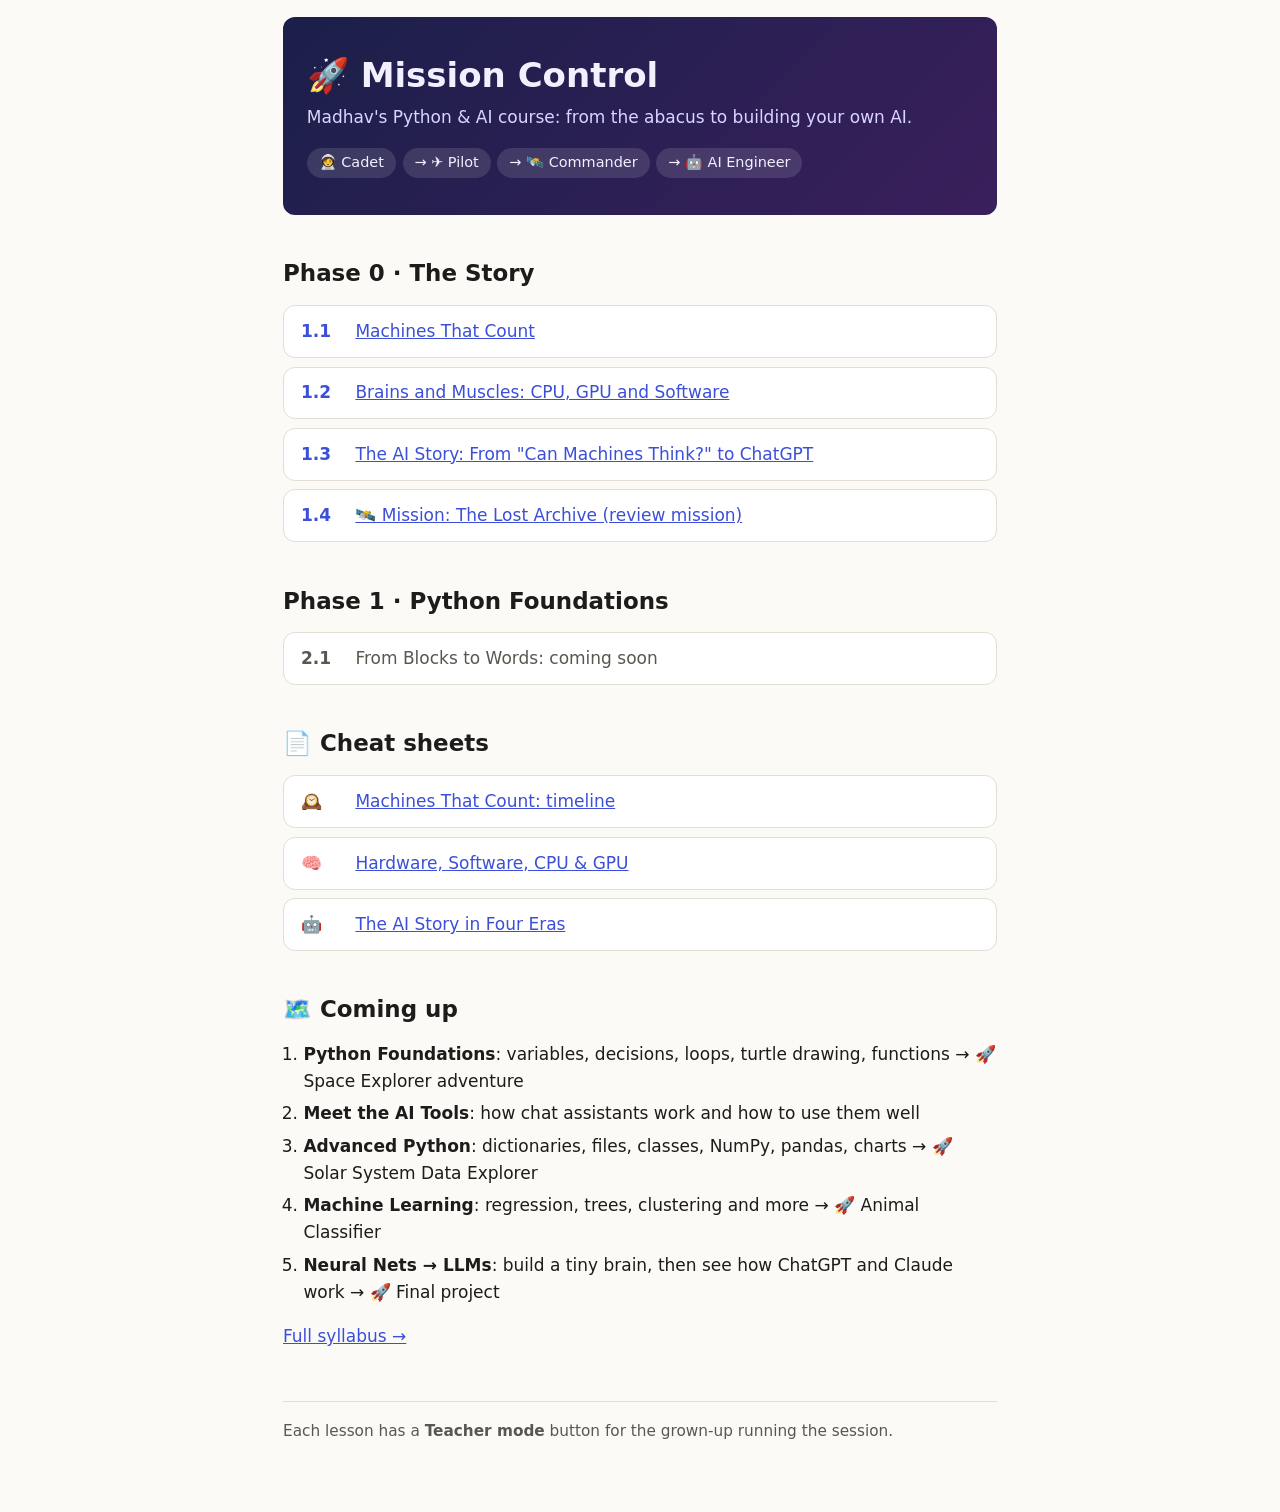
<file: index.html>
<!doctype html>
<html lang="en">
<head>
<meta charset="utf-8">
<meta name="viewport" content="width=device-width, initial-scale=1, viewport-fit=cover">
<title>Mission Control — Python &amp; AI</title>
<link rel="stylesheet" href="assets/course.css">
<style>
  .hero { padding: 2.2rem 1.4rem; border-radius: var(--radius); margin: 1rem 0 2rem;
    background: linear-gradient(135deg, #1b1f4a, #3a1f5c); color: #f2f0ff; }
  .hero h1 { margin: 0 0 .4rem; }
  .hero p { margin: 0; color: #d9d5ff; }
  .ranks { display: flex; flex-wrap: wrap; gap: .4rem; margin-top: 1rem; }
  .ranks span { background: rgba(255,255,255,.12); border-radius: 999px; padding: .2rem .7rem; font-size: .85rem; }
  .lessons { list-style: none; padding: 0; display: grid; gap: .5rem; }
  .lessons li { background: var(--surface); border: 1px solid var(--line); border-radius: var(--radius);
    padding: .7rem 1rem; display: flex; gap: .8rem; align-items: baseline; }
  .lessons .id { font-weight: 700; color: var(--accent); min-width: 2.4rem; }
  .lessons .soon { color: var(--ink-soft); }
  .lessons .soon .id { color: var(--ink-soft); }
  .phase-list { padding-left: 1.2rem; }
  .phase-list li { margin: .3rem 0; }
</style>
</head>
<body>
<main>
  <div class="hero">
    <h1>🚀 Mission Control</h1>
    <p>Madhav's Python &amp; AI course: from the abacus to building your own AI.</p>
    <div class="ranks"><span>🧑‍🚀 Cadet</span><span>→ ✈️ Pilot</span><span>→ 🛰️ Commander</span><span>→ 🤖 AI Engineer</span></div>
  </div>

  <h2>Phase 0 · The Story</h2>
  <ul class="lessons">
    <li><span class="id">1.1</span><a href="lessons/0001-machines-that-count.html">Machines That Count</a></li>
    <li><span class="id">1.2</span><a href="lessons/0002-cpu-gpu-and-software.html">Brains and Muscles: CPU, GPU and Software</a></li>
    <li><span class="id">1.3</span><a href="lessons/0003-the-ai-story.html">The AI Story: From "Can Machines Think?" to ChatGPT</a></li>
    <li><span class="id">1.4</span><a href="lessons/0004-the-lost-archive.html">🛰️ Mission: The Lost Archive (review mission)</a></li>
  </ul>

  <h2>Phase 1 · Python Foundations</h2>
  <ul class="lessons">
    <li class="soon"><span class="id">2.1</span>From Blocks to Words: coming soon</li>
  </ul>

  <h2>📄 Cheat sheets</h2>
  <ul class="lessons">
    <li><span class="id">🕰️</span><a href="reference/computer-timeline.html">Machines That Count: timeline</a></li>
    <li><span class="id">🧠</span><a href="reference/hardware-and-software.html">Hardware, Software, CPU &amp; GPU</a></li>
    <li><span class="id">🤖</span><a href="reference/ai-timeline.html">The AI Story in Four Eras</a></li>
  </ul>

  <h2>🗺️ Coming up</h2>
  <ol class="phase-list" start="1">
    <li><strong>Python Foundations</strong>: variables, decisions, loops, turtle drawing, functions → 🚀 Space Explorer adventure</li>
    <li><strong>Meet the AI Tools</strong>: how chat assistants work and how to use them well</li>
    <li><strong>Advanced Python</strong>: dictionaries, files, classes, NumPy, pandas, charts → 🚀 Solar System Data Explorer</li>
    <li><strong>Machine Learning</strong>: regression, trees, clustering and more → 🚀 Animal Classifier</li>
    <li><strong>Neural Nets → LLMs</strong>: build a tiny brain, then see how ChatGPT and Claude work → 🚀 Final project</li>
  </ol>
  <p><a href="https://github.com/Rajesh-Nair/MADHAVAICODING/blob/main/SYLLABUS.md">Full syllabus →</a></p>

  <div class="lesson-footer">Each lesson has a <strong>Teacher mode</strong> button for the grown-up running the session.</div>
</main>
</body>
</html>
</file>
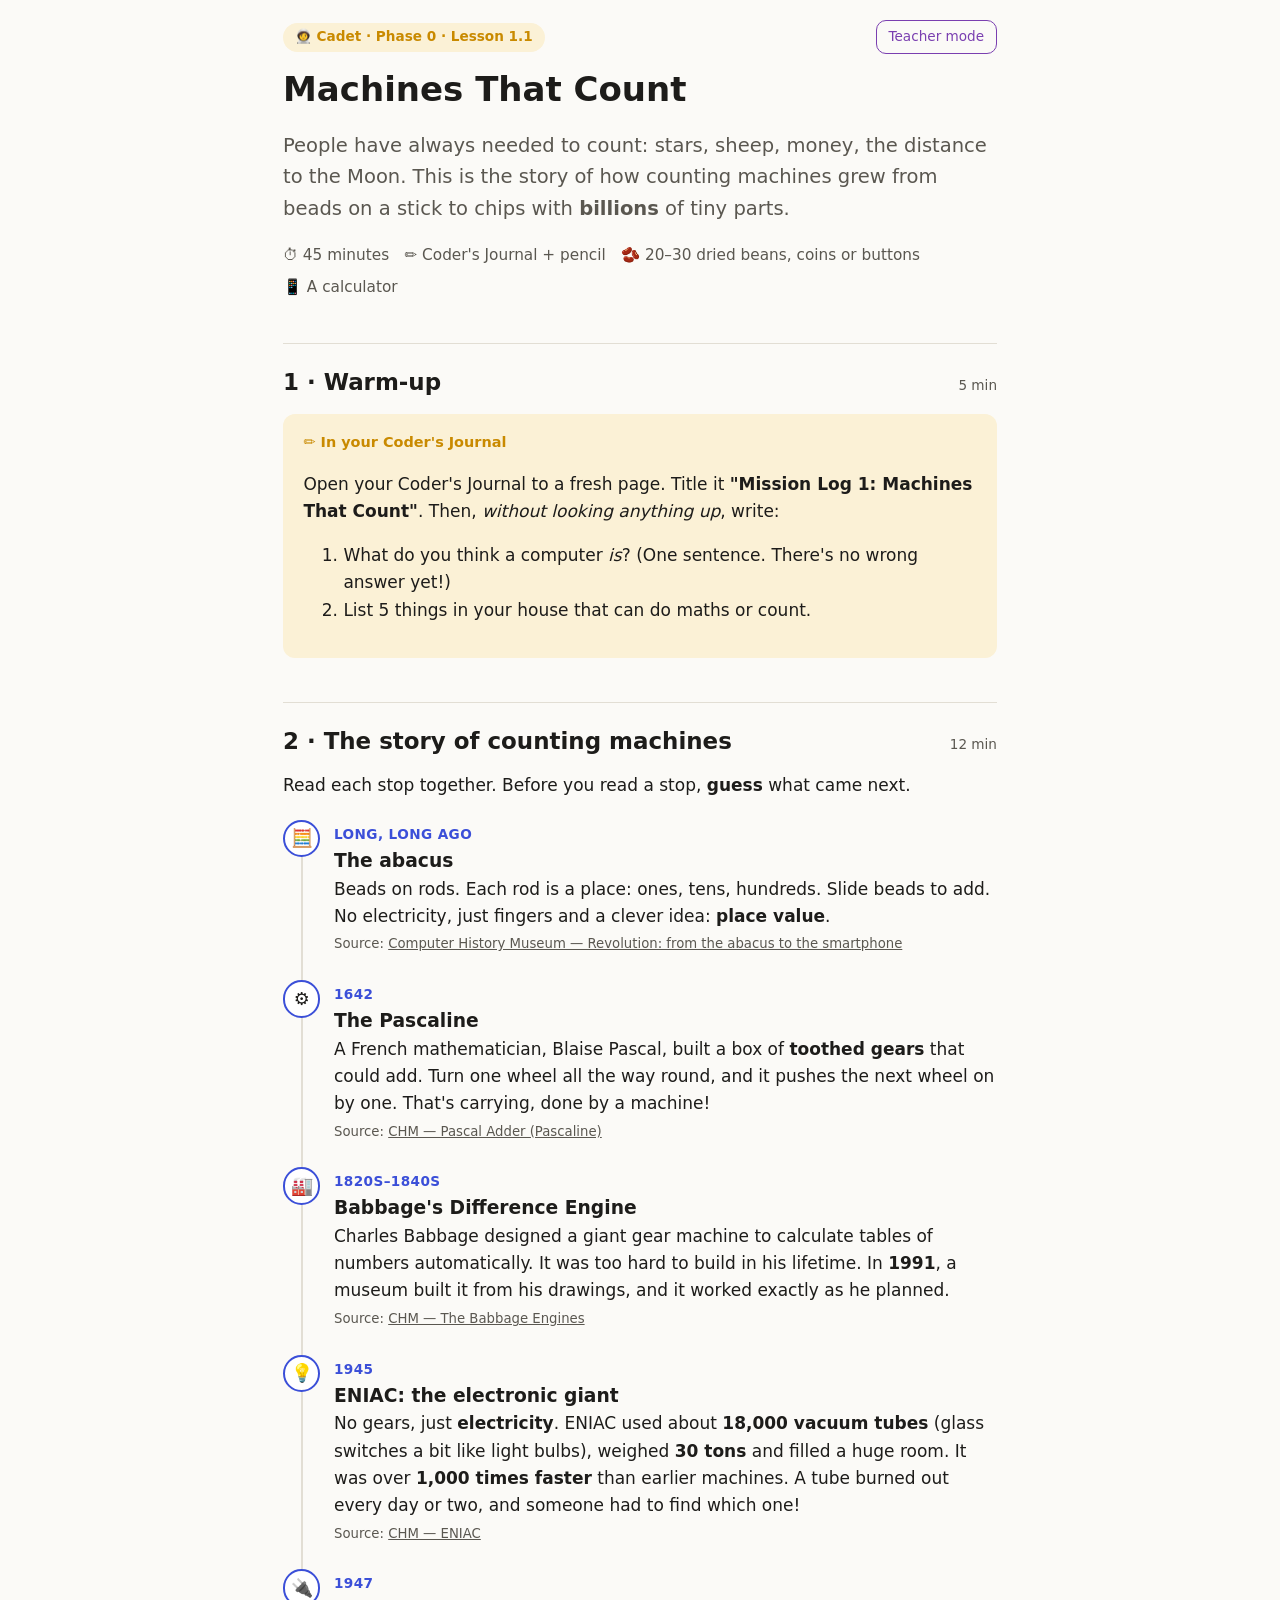
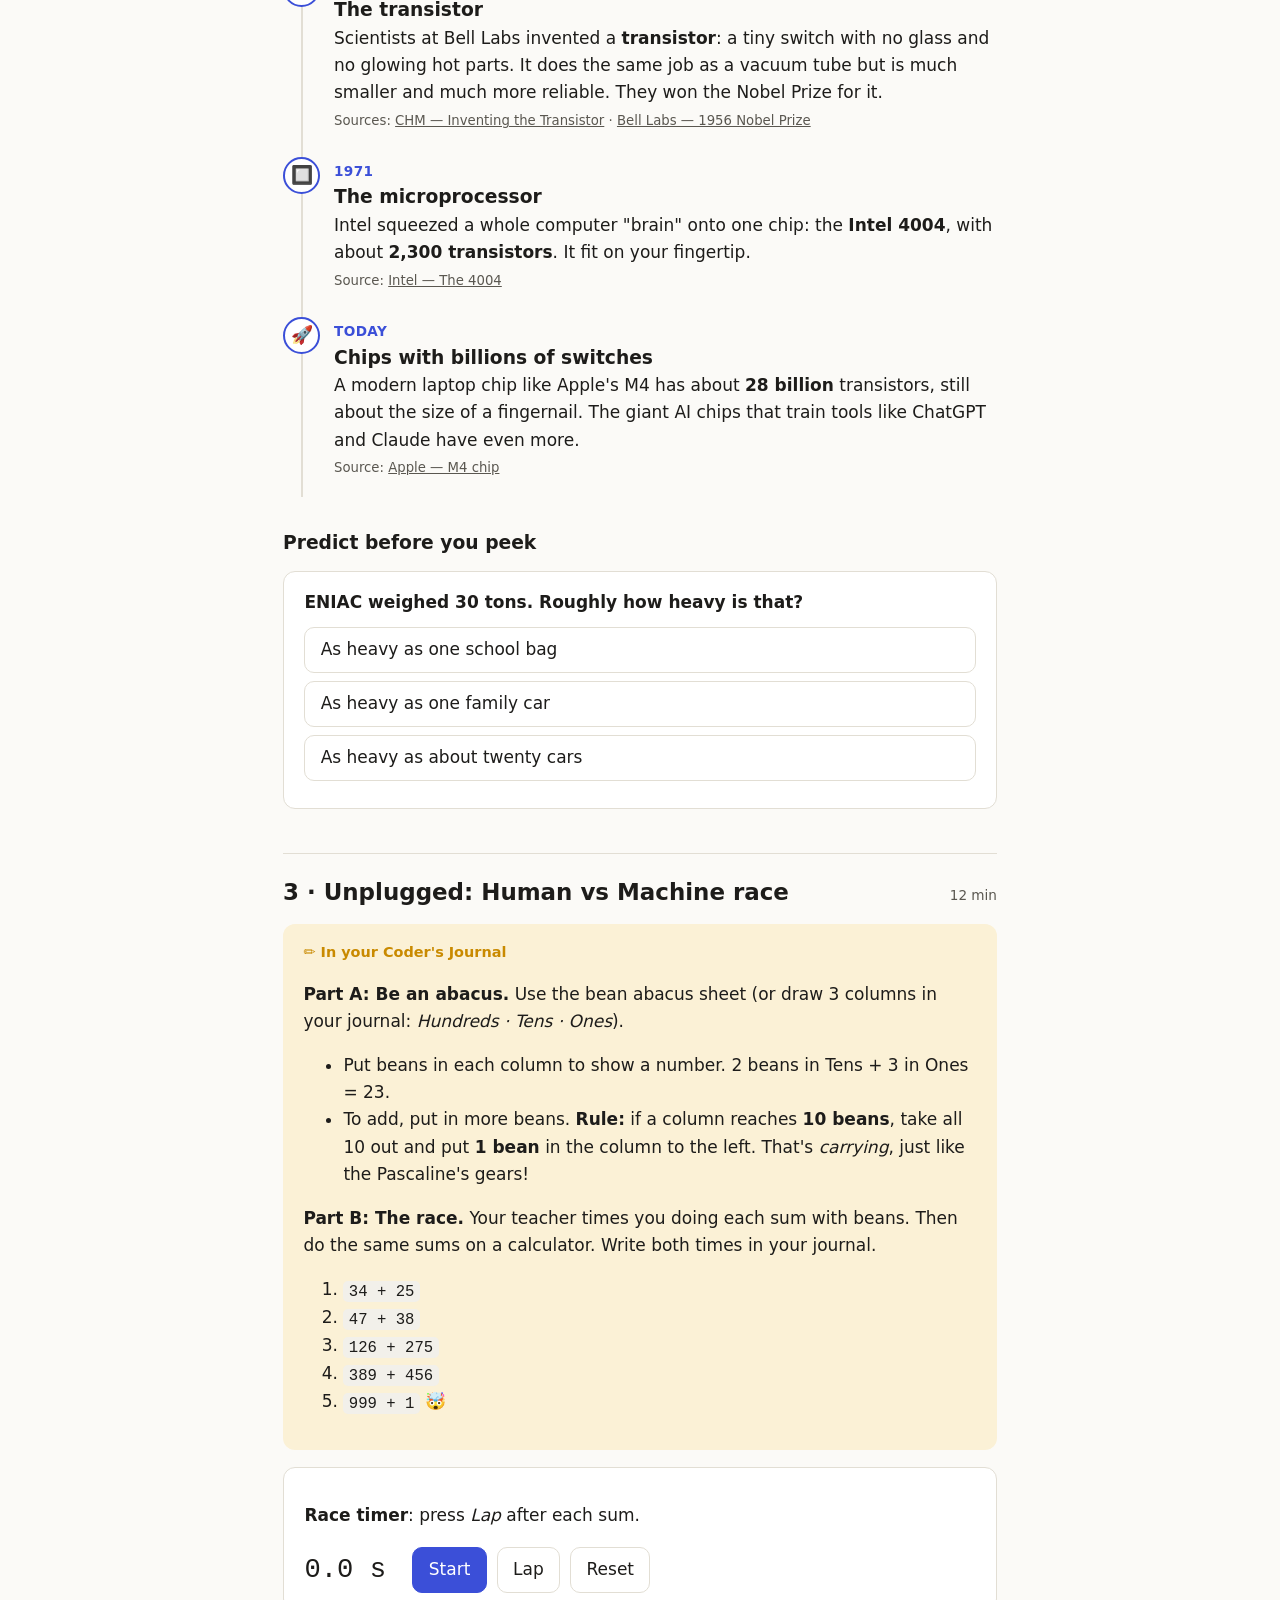
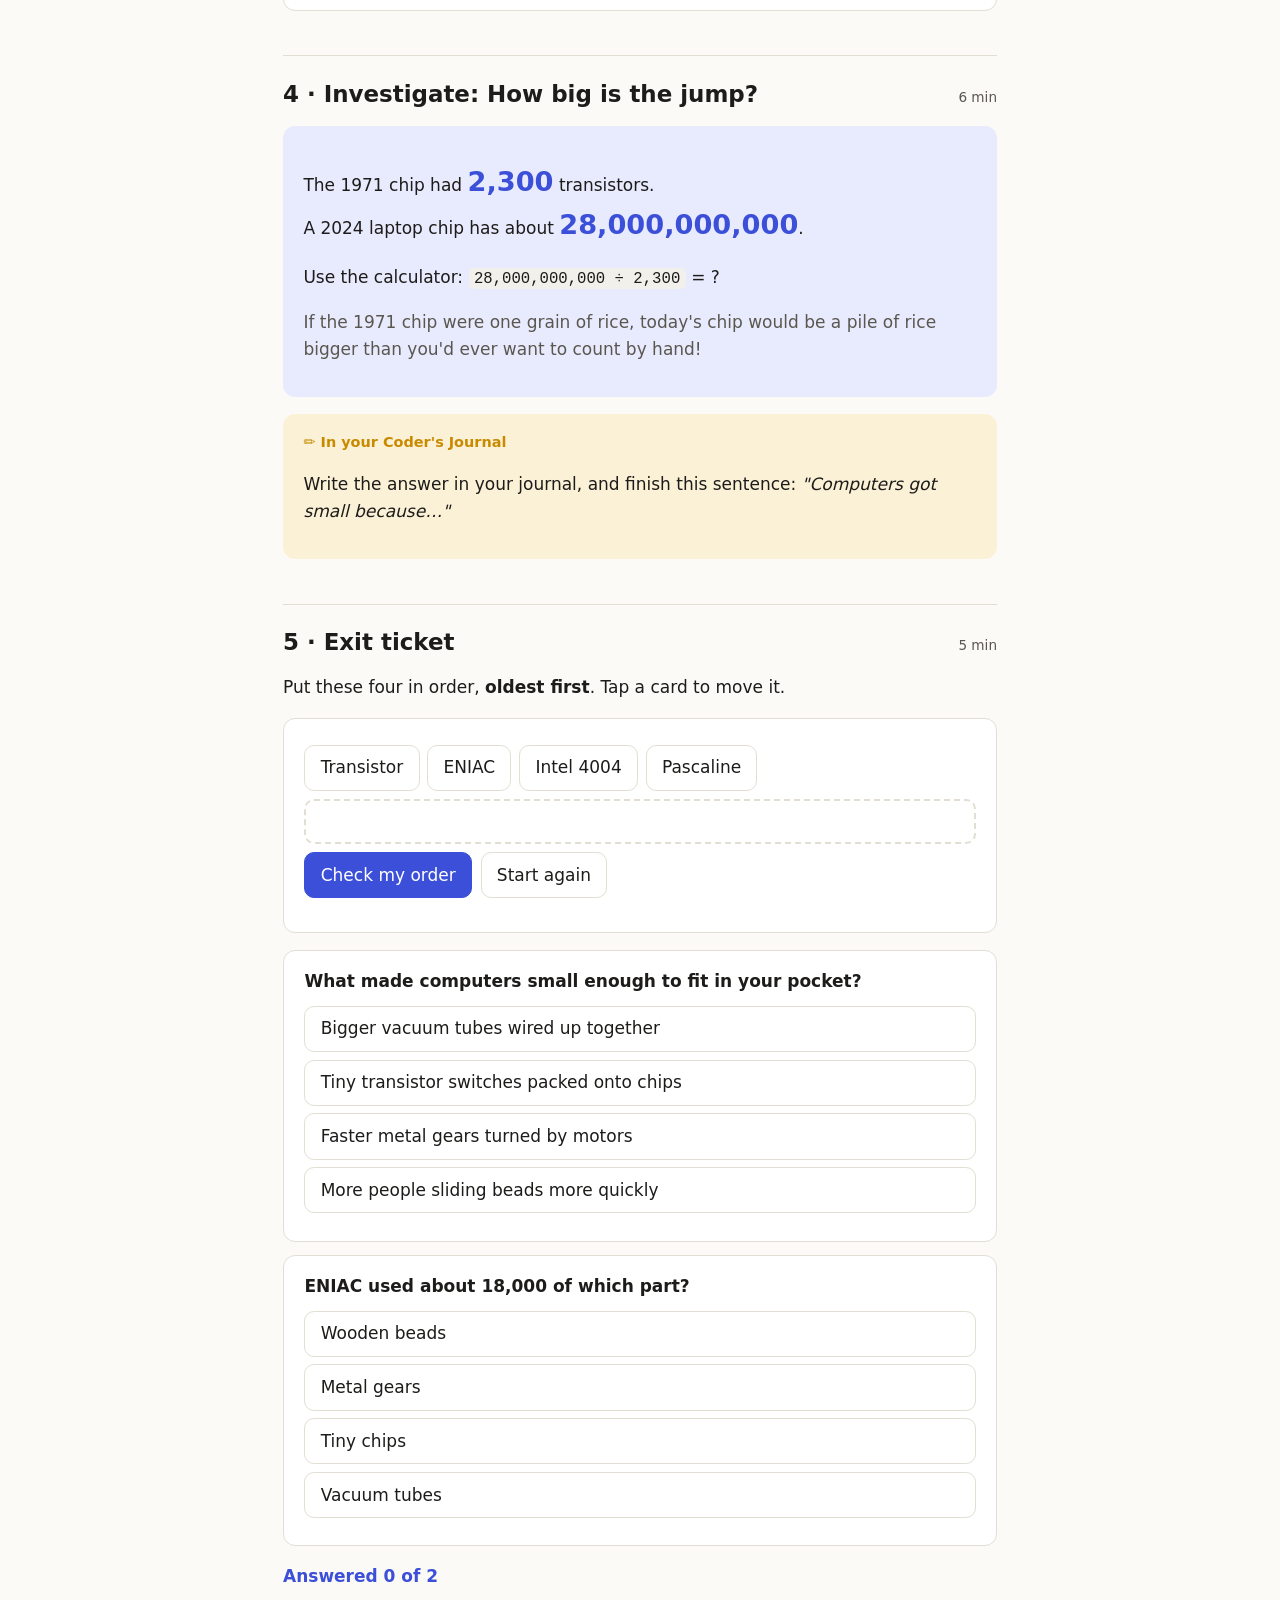
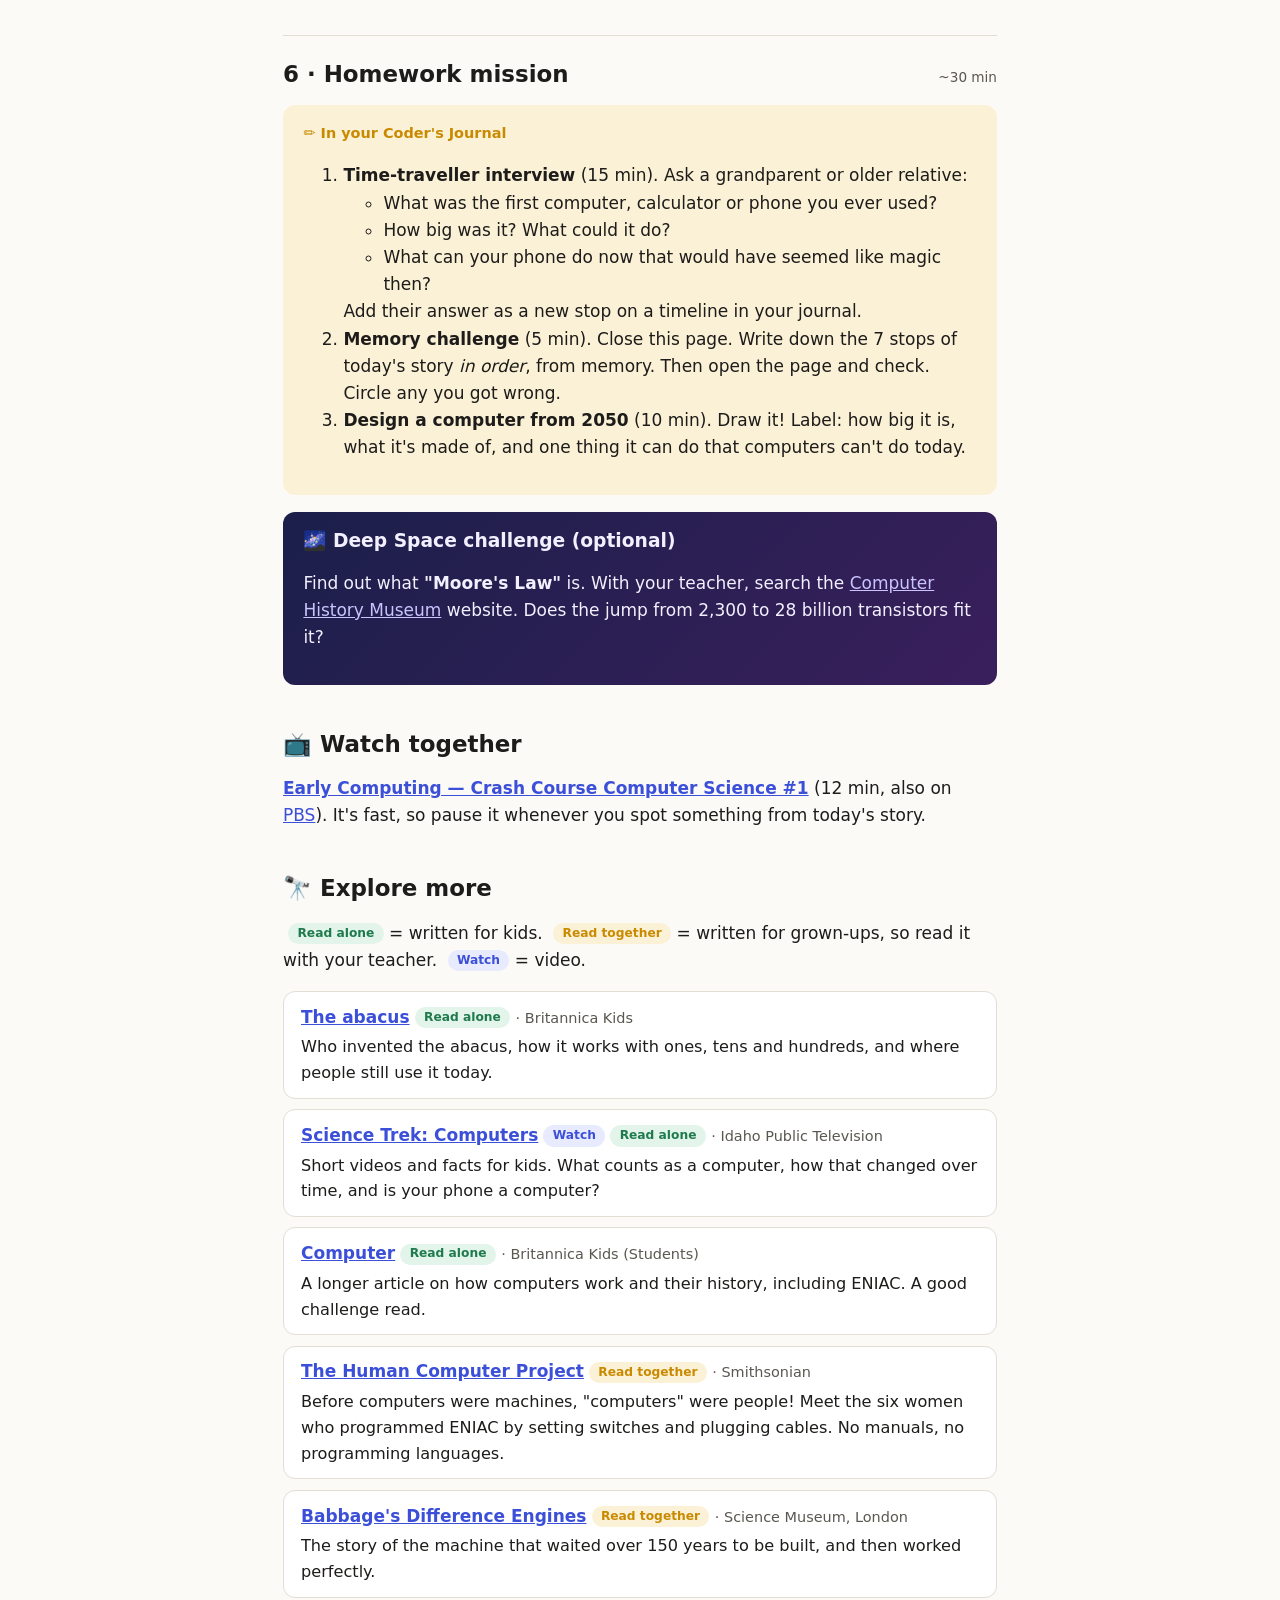
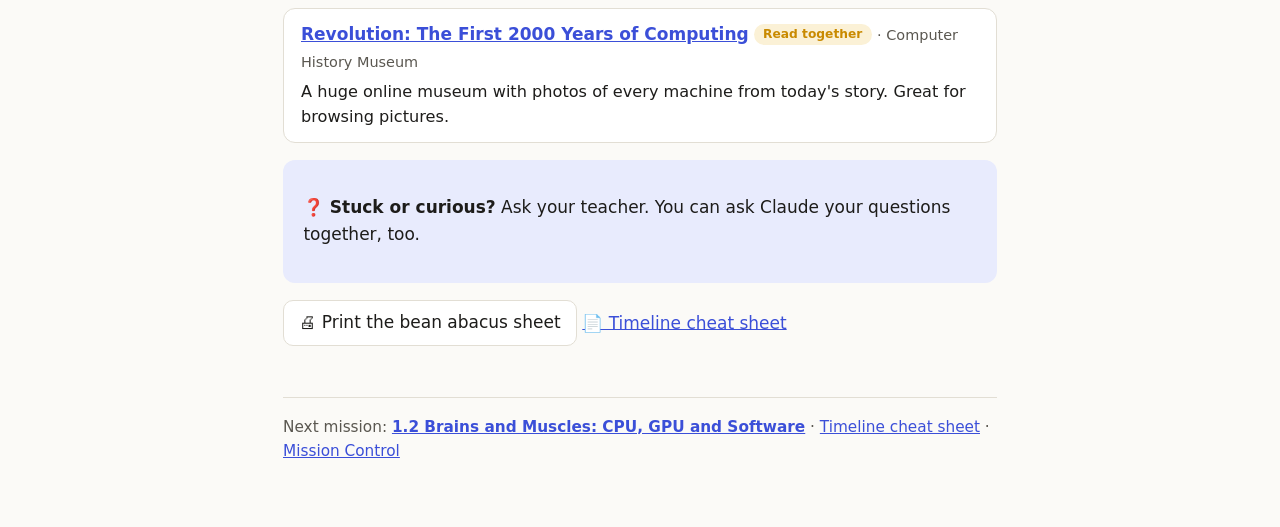
<file: lessons/0001-machines-that-count.html>
<!doctype html>
<html lang="en">
<head>
<meta charset="utf-8">
<meta name="viewport" content="width=device-width, initial-scale=1, viewport-fit=cover">
<title>1.1 Machines That Count</title>
<meta name="syllabus-id" content="1.1">
<link rel="stylesheet" href="../assets/course.css">
<script src="../assets/course.js"></script>
</head>
<body>

<div class="topbar">
  <span class="badge">🧑‍🚀 Cadet · Phase 0 · Lesson 1.1</span>
  <button class="teacher-toggle" data-teacher-toggle>Teacher mode</button>
</div>

<main>
  <h1>Machines That Count</h1>
  <p class="lede">People have always needed to count: stars, sheep, money, the distance to the Moon. This is the story of how counting machines grew from beads on a stick to chips with <strong>billions</strong> of tiny parts.</p>
  <div class="lesson-meta"><span>⏱ 45 minutes</span><span>✏️ Coder's Journal + pencil</span><span>🫘 20–30 dried beans, coins or buttons</span><span>📱 A calculator</span></div>

  <div class="teacher-note">
    <strong>Goal of the session:</strong> Madhav leaves able to put the big inventions in order and explain <em>why computers got smaller</em> (transistors → chips). No coding today. The win is the "human vs machine" race and the shock of 2,300 → 28 billion.<br>
    <strong>Prep:</strong> print the bean abacus sheet (button at the bottom), get beans, a calculator and his journal. Answers to the race sums and homework guidance are in <code>teacher/0001-machines-that-count-key.md</code>.<br>
    <strong>Tone:</strong> wonder first. Every machine was someone's clever idea. That's what he'll be doing too.
  </div>

  <!-- 1. WARM-UP -->
  <h2 class="step">1 · Warm-up <span class="time">5 min</span></h2>
  <div class="card journal">
    <p>Open your Coder's Journal to a fresh page. Title it <strong>"Mission Log 1: Machines That Count"</strong>. Then, <em>without looking anything up</em>, write:</p>
    <ol>
      <li>What do you think a computer <em>is</em>? (One sentence. There's no wrong answer yet!)</li>
      <li>List 5 things in your house that can do maths or count.</li>
    </ol>
  </div>
  <div class="teacher-note">Don't correct his definition. You'll come back to it at the end of Lesson 1.2. Count anything with a chip as "doing maths" (microwave timer, phone, TV remote). If he lists only obvious ones (laptop, phone), prompt: "What about the kitchen?"</div>

  <!-- 2. STORY -->
  <h2 class="step">2 · The story of counting machines <span class="time">12 min</span></h2>
  <p>Read each stop together. Before you read a stop, <strong>guess</strong> what came next.</p>

  <ol class="timeline">
    <li>
      <span class="dot">🧮</span>
      <span class="when">Long, long ago</span>
      <h3>The abacus</h3>
      <p>Beads on rods. Each rod is a place: ones, tens, hundreds. Slide beads to add. No electricity, just fingers and a clever idea: <strong>place value</strong>.</p>
      <p class="cite">Source: <a href="https://www.computerhistory.org/revolution/">Computer History Museum — Revolution: from the abacus to the smartphone</a></p>
    </li>
    <li>
      <span class="dot">⚙️</span>
      <span class="when">1642</span>
      <h3>The Pascaline</h3>
      <p>A French mathematician, Blaise Pascal, built a box of <strong>toothed gears</strong> that could add. Turn one wheel all the way round, and it pushes the next wheel on by one. That's carrying, done by a machine!</p>
      <p class="cite">Source: <a href="https://www.computerhistory.org/collections/catalog/102710252">CHM — Pascal Adder (Pascaline)</a></p>
    </li>
    <li>
      <span class="dot">🏭</span>
      <span class="when">1820s–1840s</span>
      <h3>Babbage's Difference Engine</h3>
      <p>Charles Babbage designed a giant gear machine to calculate tables of numbers automatically. It was too hard to build in his lifetime. In <strong>1991</strong>, a museum built it from his drawings, and it worked exactly as he planned.</p>
      <p class="cite">Source: <a href="https://www.computerhistory.org/babbage/engines/">CHM — The Babbage Engines</a></p>
    </li>
    <li>
      <span class="dot">💡</span>
      <span class="when">1945</span>
      <h3>ENIAC: the electronic giant</h3>
      <p>No gears, just <strong>electricity</strong>. ENIAC used about <strong>18,000 vacuum tubes</strong> (glass switches a bit like light bulbs), weighed <strong>30 tons</strong> and filled a huge room. It was over <strong>1,000 times faster</strong> than earlier machines. A tube burned out every day or two, and someone had to find which one!</p>
      <p class="cite">Source: <a href="https://www.computerhistory.org/revolution/birth-of-the-computer/4/78">CHM — ENIAC</a></p>
    </li>
    <li>
      <span class="dot">🔌</span>
      <span class="when">1947</span>
      <h3>The transistor</h3>
      <p>Scientists at Bell Labs invented a <strong>transistor</strong>: a tiny switch with no glass and no glowing hot parts. It does the same job as a vacuum tube but is much smaller and much more reliable. They won the Nobel Prize for it.</p>
      <p class="cite">Sources: <a href="https://www.computerhistory.org/revolution/digital-logic/12/273">CHM — Inventing the Transistor</a> · <a href="https://www.nokia.com/bell-labs/about/awards/1956-nobel-prize-physics/">Bell Labs — 1956 Nobel Prize</a></p>
    </li>
    <li>
      <span class="dot">🔲</span>
      <span class="when">1971</span>
      <h3>The microprocessor</h3>
      <p>Intel squeezed a whole computer "brain" onto one chip: the <strong>Intel 4004</strong>, with about <strong>2,300 transistors</strong>. It fit on your fingertip.</p>
      <p class="cite">Source: <a href="https://timeline.intel.com/1971/the-first-programmable-microprocessor:-the-4004">Intel — The 4004</a></p>
    </li>
    <li>
      <span class="dot">🚀</span>
      <span class="when">Today</span>
      <h3>Chips with billions of switches</h3>
      <p>A modern laptop chip like Apple's M4 has about <strong>28 billion</strong> transistors, still about the size of a fingernail. The giant AI chips that train tools like ChatGPT and Claude have even more.</p>
      <p class="cite">Source: <a href="https://www.apple.com/ca/newsroom/2024/05/apple-introduces-m4-chip/">Apple — M4 chip</a></p>
    </li>
  </ol>

  <div class="teacher-note">
    <strong>Likely misconceptions:</strong><br>
    (1) "One person invented the computer." It was many people over centuries, each building on the last. Hammer this home: it's the story of the whole course.<br>
    (2) "Transistors are batteries or wires." No, they're switches: on or off. Flick a light switch to show it.<br>
    (3) ENIAC (1945) came <em>before</em> the transistor (1947). He may assume small came first.<br>
    <strong>Listen for:</strong> him connecting "smaller switches" → "smaller, faster computers".
  </div>

  <h3>Predict before you peek</h3>
  <div class="quiz" data-quiz="predict">
    <div class="quiz-q" data-answer="2" data-explain="ENIAC weighed about 30 tons. A family car is around 1.5 tons, so ENIAC was like twenty cars!">
      <p class="prompt">ENIAC weighed 30 tons. Roughly how heavy is that?</p>
      <div class="options">
        <button>As heavy as one school bag</button>
        <button>As heavy as one family car</button>
        <button>As heavy as about twenty cars</button>
      </div>
    </div>
  </div>

  <!-- 3. UNPLUGGED -->
  <h2 class="step">3 · Unplugged: Human vs Machine race <span class="time">12 min</span></h2>
  <div class="card journal">
    <p><strong>Part A: Be an abacus.</strong> Use the bean abacus sheet (or draw 3 columns in your journal: <em>Hundreds · Tens · Ones</em>).</p>
    <ul>
      <li>Put beans in each column to show a number. 2 beans in Tens + 3 in Ones = 23.</li>
      <li>To add, put in more beans. <strong>Rule:</strong> if a column reaches <strong>10 beans</strong>, take all 10 out and put <strong>1 bean</strong> in the column to the left. That's <em>carrying</em>, just like the Pascaline's gears!</li>
    </ul>
    <p><strong>Part B: The race.</strong> Your teacher times you doing each sum with beans. Then do the same sums on a calculator. Write both times in your journal.</p>
    <ol>
      <li><code>34 + 25</code></li>
      <li><code>47 + 38</code></li>
      <li><code>126 + 275</code></li>
      <li><code>389 + 456</code></li>
      <li><code>999 + 1</code> 🤯</li>
    </ol>
  </div>
  <div class="card no-print">
    <p><strong>Race timer</strong>: press <em>Lap</em> after each sum.</p>
    <div class="stopwatch" data-stopwatch></div>
  </div>
  <div class="teacher-note">
    Do the bean round first, then the calculator round. Let him <em>feel</em> how slow the carrying is in sum 5 (three carries in a row!). That's exactly the problem Pascal's gears solved.<br>
    Ask: "The calculator is faster. But what's it actually doing inside?" Answer: carrying, with switches instead of beans. Don't explain binary yet; that's 1.2.
  </div>

  <!-- 4. INVESTIGATE -->
  <h2 class="step">4 · Investigate: How big is the jump? <span class="time">6 min</span></h2>
  <div class="card callout">
    <p>The 1971 chip had <span class="big-number">2,300</span> transistors.<br>
    A 2024 laptop chip has about <span class="big-number">28,000,000,000</span>.</p>
    <p>Use the calculator: <code>28,000,000,000 ÷ 2,300</code> = ?</p>
    <p class="muted">If the 1971 chip were one grain of rice, today's chip would be a pile of rice bigger than you'd ever want to count by hand!</p>
  </div>
  <div class="card journal"><p>Write the answer in your journal, and finish this sentence: <em>"Computers got small because…"</em></p></div>
  <div class="teacher-note">The answer is about 12 million times more. Let him read the big number out loud and count the zeros. If he's quick, ask: "ENIAC had 18,000 tubes in a room. How many rooms would 28 billion tubes need?" (Rough answer: over 1.5 million ENIAC rooms.)</div>

  <!-- 5. EXIT TICKET -->
  <h2 class="step">5 · Exit ticket <span class="time">5 min</span></h2>
  <p>Put these four in order, <strong>oldest first</strong>. Tap a card to move it.</p>
  <div class="order" data-order="Pascaline|ENIAC|Transistor|Intel 4004" data-explain="Gears → vacuum tubes → transistors → a whole brain on one chip."></div>

  <div class="quiz" data-quiz="exit">
    <div class="quiz-q" data-answer="1" data-explain="Transistors are tiny switches. Millions, then billions, fit on one chip.">
      <p class="prompt">What made computers small enough to fit in your pocket?</p>
      <div class="options">
        <button>Bigger vacuum tubes wired up together</button>
        <button>Tiny transistor switches packed onto chips</button>
        <button>Faster metal gears turned by motors</button>
        <button>More people sliding beads more quickly</button>
      </div>
    </div>
    <div class="quiz-q" data-answer="3" data-explain="About 18,000 vacuum tubes, and one burned out every day or two!">
      <p class="prompt">ENIAC used about 18,000 of which part?</p>
      <div class="options">
        <button>Wooden beads</button>
        <button>Metal gears</button>
        <button>Tiny chips</button>
        <button>Vacuum tubes</button>
      </div>
    </div>
  </div>
  <p class="quiz-score" data-quiz-score="exit"></p>
  <div class="teacher-note">Note his <strong>first-try score</strong> shown above, and whether the order puzzle was right first time, for your debrief with Claude.</div>

  <!-- 6. HOMEWORK -->
  <h2 class="step">6 · Homework mission <span class="time">~30 min</span></h2>
  <div class="card journal">
    <ol>
      <li><strong>Time-traveller interview</strong> (15 min). Ask a grandparent or older relative:
        <ul>
          <li>What was the first computer, calculator or phone you ever used?</li>
          <li>How big was it? What could it do?</li>
          <li>What can your phone do now that would have seemed like magic then?</li>
        </ul>
        Add their answer as a new stop on a timeline in your journal.</li>
      <li><strong>Memory challenge</strong> (5 min). Close this page. Write down the 7 stops of today's story <em>in order</em>, from memory. Then open the page and check. Circle any you got wrong.</li>
      <li><strong>Design a computer from 2050</strong> (10 min). Draw it! Label: how big it is, what it's made of, and one thing it can do that computers can't do today.</li>
    </ol>
  </div>

  <div class="card deep-space">
    <h3>🌌 Deep Space challenge (optional)</h3>
    <p>Find out what <strong>"Moore's Law"</strong> is. With your teacher, search the <a href="https://www.computerhistory.org/">Computer History Museum</a> website. Does the jump from 2,300 to 28 billion transistors fit it?</p>
  </div>

  <h2>📺 Watch together</h2>
  <p><a href="https://www.youtube.com/watch?v=O5nskjZ_GoI"><strong>Early Computing — Crash Course Computer Science #1</strong></a> (12 min, also on <a href="https://www.pbs.org/video/early-computing-crash-course-computer-science-1-n8djp3/">PBS</a>). It's fast, so pause it whenever you spot something from today's story.</p>
  <div class="teacher-note">Crash Course is pitched at teens and college students. Watch it <em>with</em> him and pause often. It's a great homework extra, not a must.</div>

  <h2>🔭 Explore more</h2>
  <p><span class="level alone">Read alone</span> = written for kids. <span class="level together">Read together</span> = written for grown-ups, so read it with your teacher. <span class="level watch">Watch</span> = video.</p>
  <ul class="explore">
    <li>
      <a href="https://kids.britannica.com/kids/article/abacus/351393">The abacus</a><span class="level alone">Read alone</span>
      <span class="src"> · Britannica Kids</span>
      <p>Who invented the abacus, how it works with ones, tens and hundreds, and where people still use it today.</p>
    </li>
    <li>
      <a href="https://sciencetrek.org/topics/computers">Science Trek: Computers</a><span class="level watch">Watch</span><span class="level alone">Read alone</span>
      <span class="src"> · Idaho Public Television</span>
      <p>Short videos and facts for kids. What counts as a computer, how that changed over time, and is your phone a computer?</p>
    </li>
    <li>
      <a href="https://kids.britannica.com/students/article/computer/273764">Computer</a><span class="level alone">Read alone</span>
      <span class="src"> · Britannica Kids (Students)</span>
      <p>A longer article on how computers work and their history, including ENIAC. A good challenge read.</p>
    </li>
    <li>
      <a href="https://womenshistory.si.edu/human-computer-project">The Human Computer Project</a><span class="level together">Read together</span>
      <span class="src"> · Smithsonian</span>
      <p>Before computers were machines, "computers" were people! Meet the six women who programmed ENIAC by setting switches and plugging cables. No manuals, no programming languages.</p>
    </li>
    <li>
      <a href="https://www.sciencemuseum.org.uk/objects-and-stories/charles-babbages-difference-engines-and-science-museum">Babbage's Difference Engines</a><span class="level together">Read together</span>
      <span class="src"> · Science Museum, London</span>
      <p>The story of the machine that waited over 150 years to be built, and then worked perfectly.</p>
    </li>
    <li>
      <a href="https://www.computerhistory.org/revolution/">Revolution: The First 2000 Years of Computing</a><span class="level together">Read together</span>
      <span class="src"> · Computer History Museum</span>
      <p>A huge online museum with photos of every machine from today's story. Great for browsing pictures.</p>
    </li>
  </ul>
  <div class="teacher-note">Britannica Kids may show only part of an article without a school or library login, and access varies by country. The Smithsonian story is a nice set-up for 1.3. It also shows that "programming" began as a human job.</div>

  <div class="card callout"><p>❓ <strong>Stuck or curious?</strong> Ask your teacher. You can ask Claude your questions together, too.</p></div>

  <!-- Printable bean abacus worksheet -->
  <p class="no-print"><button data-print-sheet>🖨 Print the bean abacus sheet</button> <a href="../reference/computer-timeline.html">📄 Timeline cheat sheet</a></p>

  <section class="sheet">
    <h2>Bean Abacus — Mission Log 1</h2>
    <p>Rule: 10 beans in a column → take them out and put 1 bean in the column to the left.</p>
    <svg viewBox="0 0 600 320" width="100%" role="img" aria-label="Three columns: Hundreds, Tens, Ones">
      <g font-family="Segoe UI, Arial, sans-serif" font-size="22" text-anchor="middle">
        <rect x="10" y="40" width="180" height="270" fill="none" stroke="#000" stroke-width="2" rx="10"/>
        <rect x="210" y="40" width="180" height="270" fill="none" stroke="#000" stroke-width="2" rx="10"/>
        <rect x="410" y="40" width="180" height="270" fill="none" stroke="#000" stroke-width="2" rx="10"/>
        <text x="100" y="28">Hundreds</text><text x="300" y="28">Tens</text><text x="500" y="28">Ones</text>
      </g>
    </svg>
    <h3>Race results</h3>
    <table style="width:100%;border-collapse:collapse" border="1" cellpadding="8">
      <tr><th>Sum</th><th>Beans time</th><th>Calculator time</th></tr>
      <tr><td>34 + 25</td><td></td><td></td></tr>
      <tr><td>47 + 38</td><td></td><td></td></tr>
      <tr><td>126 + 275</td><td></td><td></td></tr>
      <tr><td>389 + 456</td><td></td><td></td></tr>
      <tr><td>999 + 1</td><td></td><td></td></tr>
    </table>
  </section>

  <div class="lesson-footer">
    Next mission: <a href="0002-cpu-gpu-and-software.html"><strong>1.2 Brains and Muscles: CPU, GPU and Software</strong></a> · <a href="../reference/computer-timeline.html">Timeline cheat sheet</a> · <a href="../index.html">Mission Control</a>
  </div>
</main>
</body>
</html>
</file>
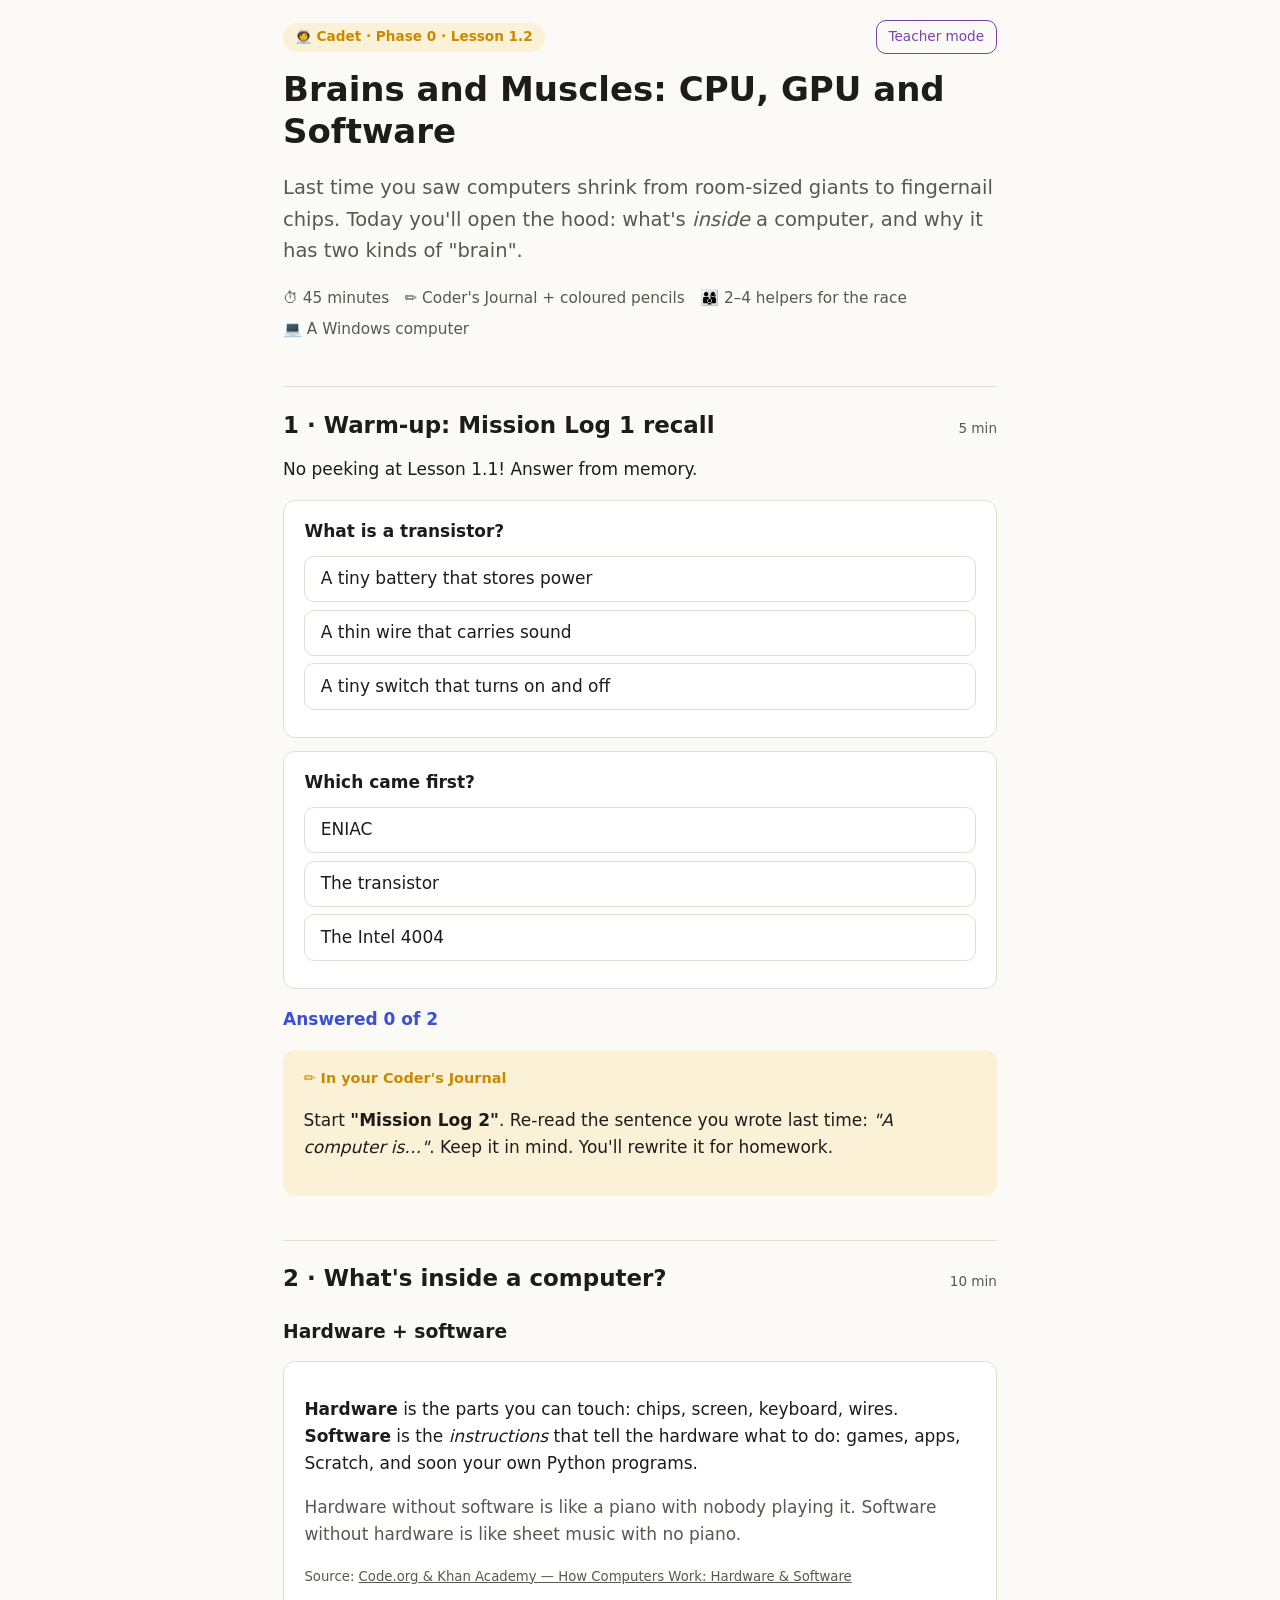
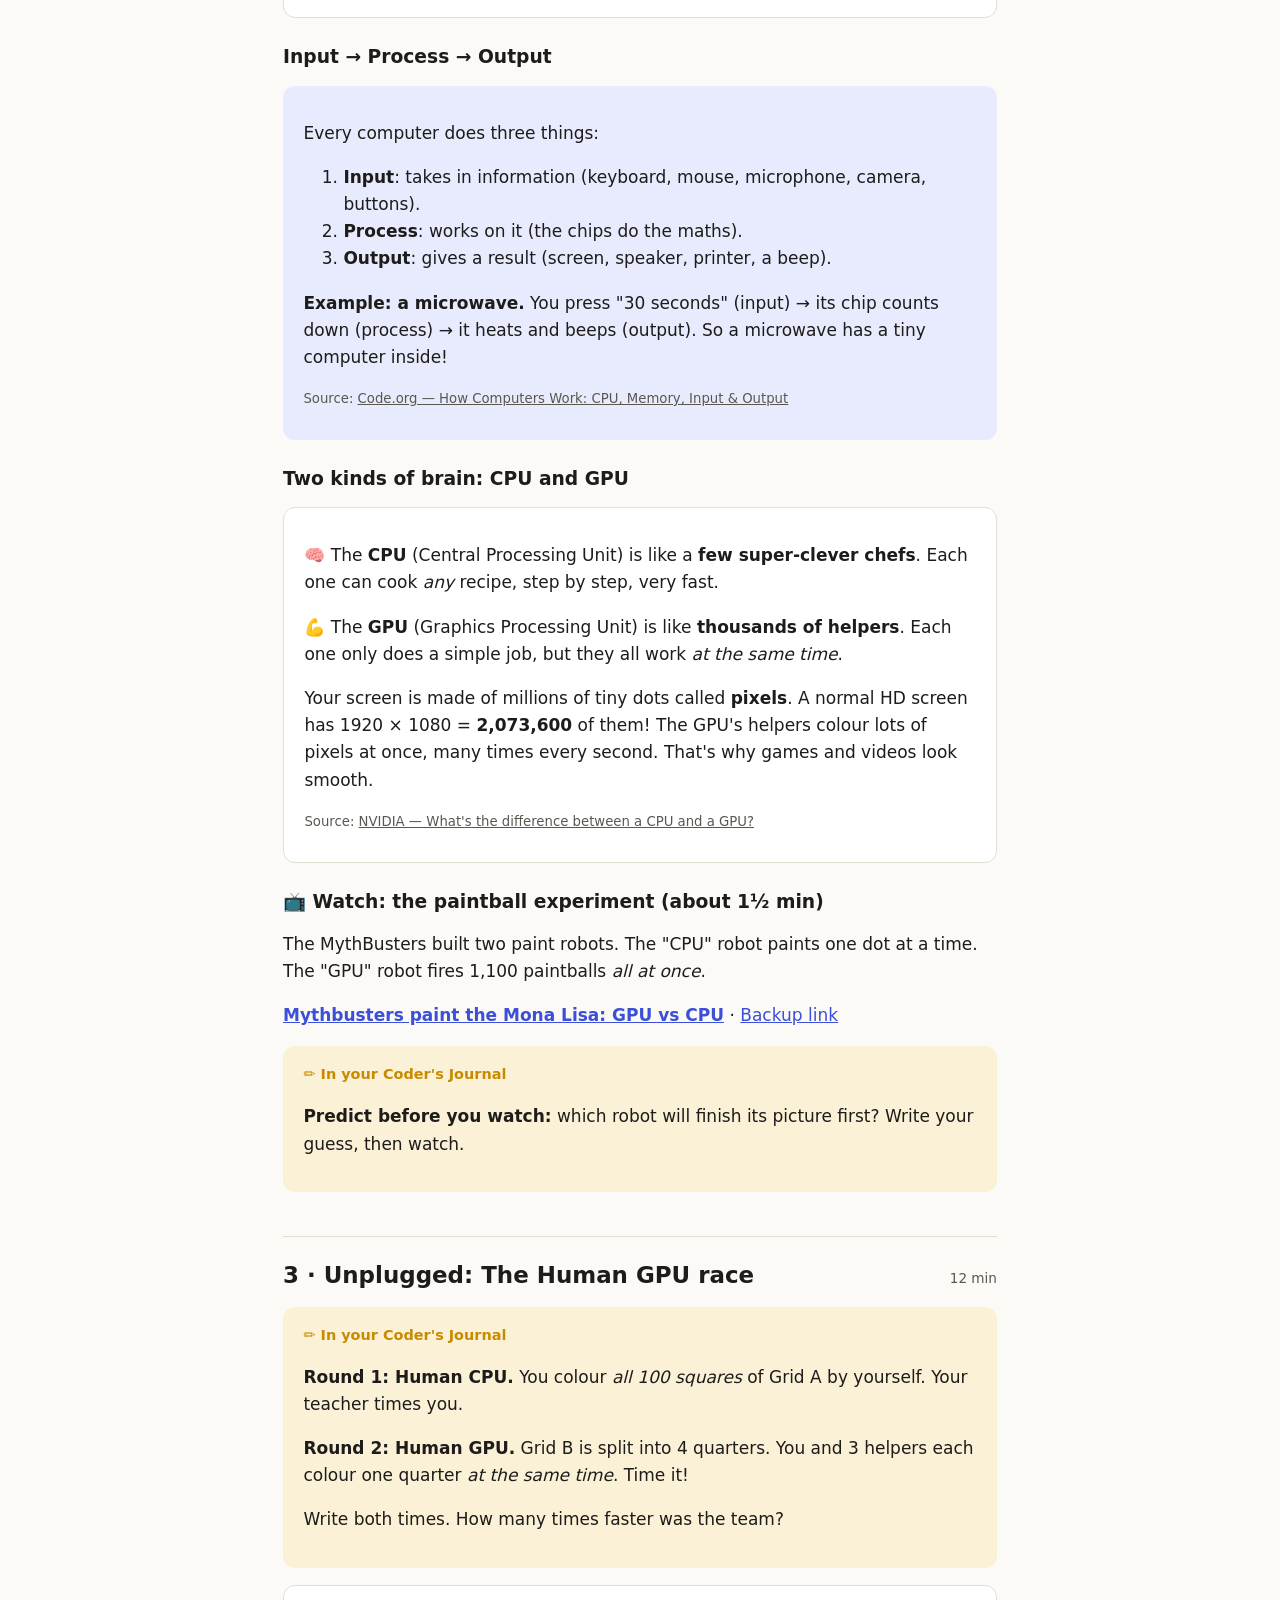
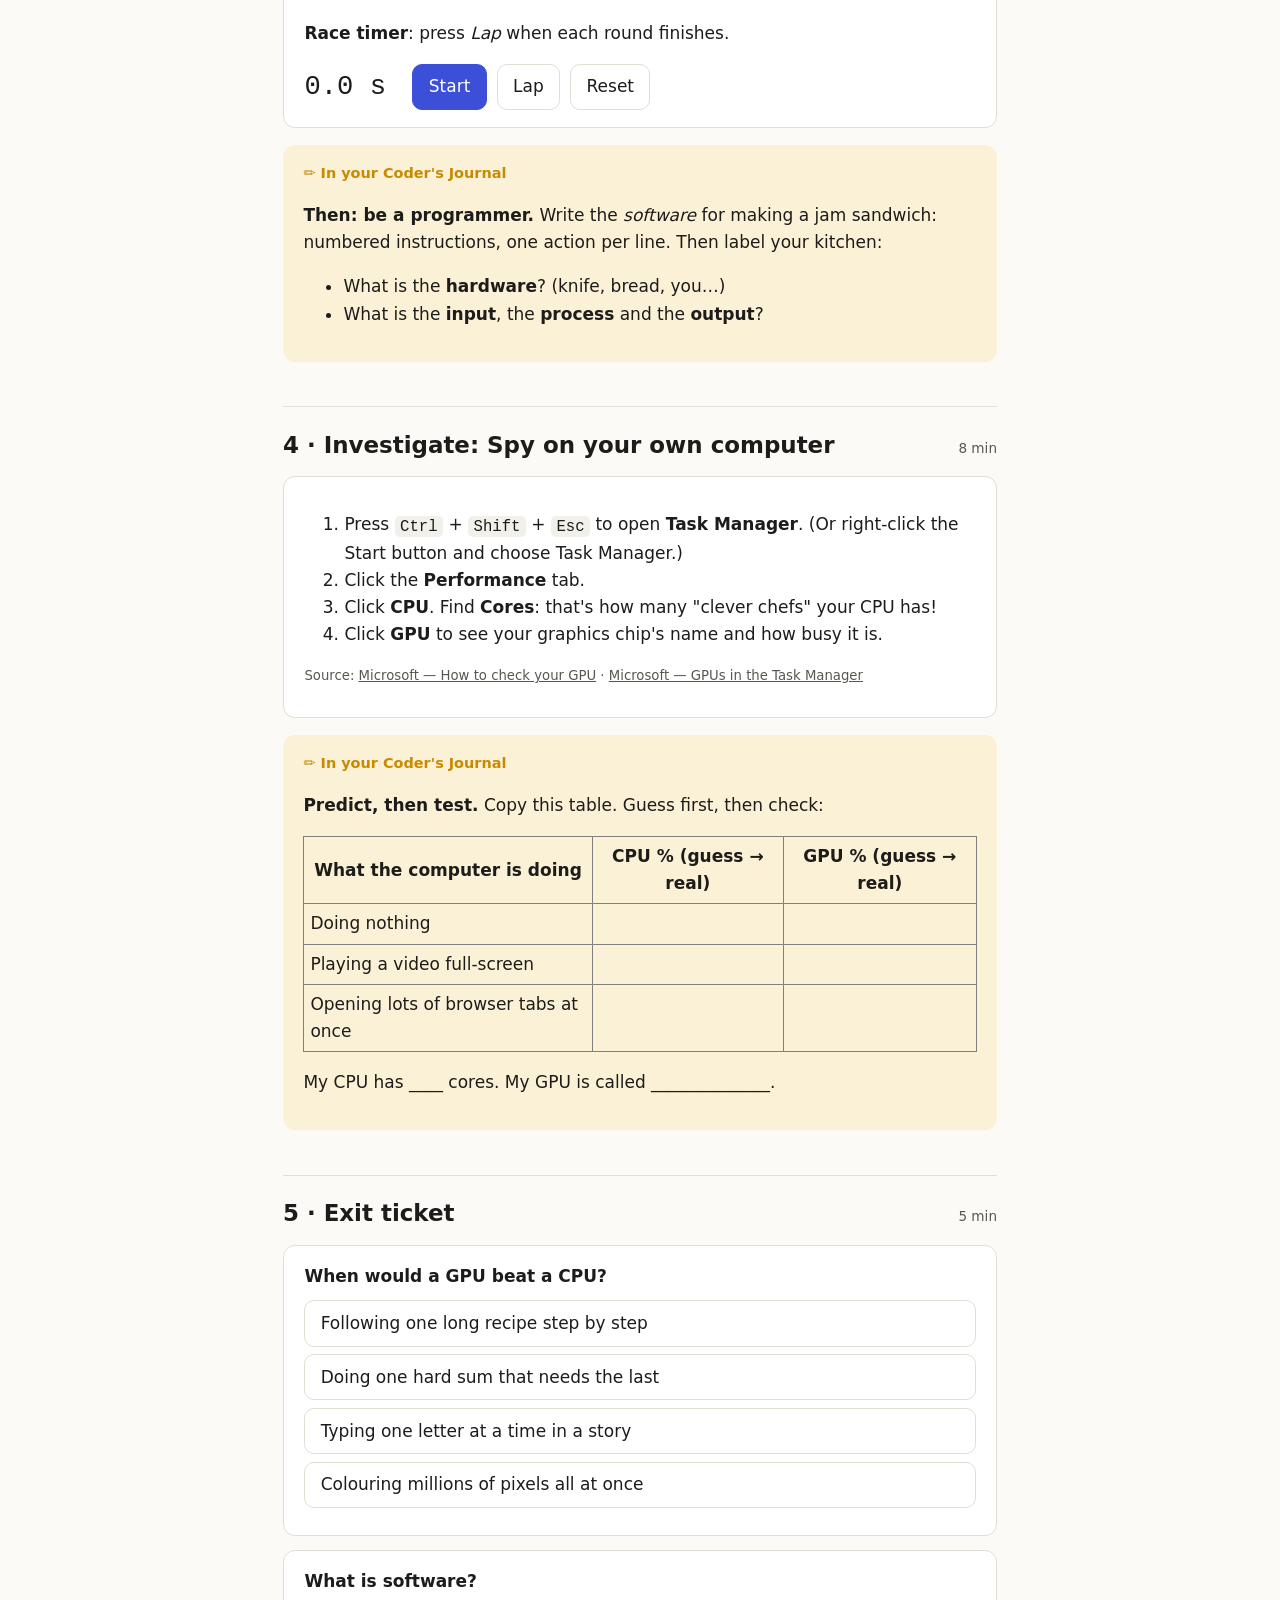
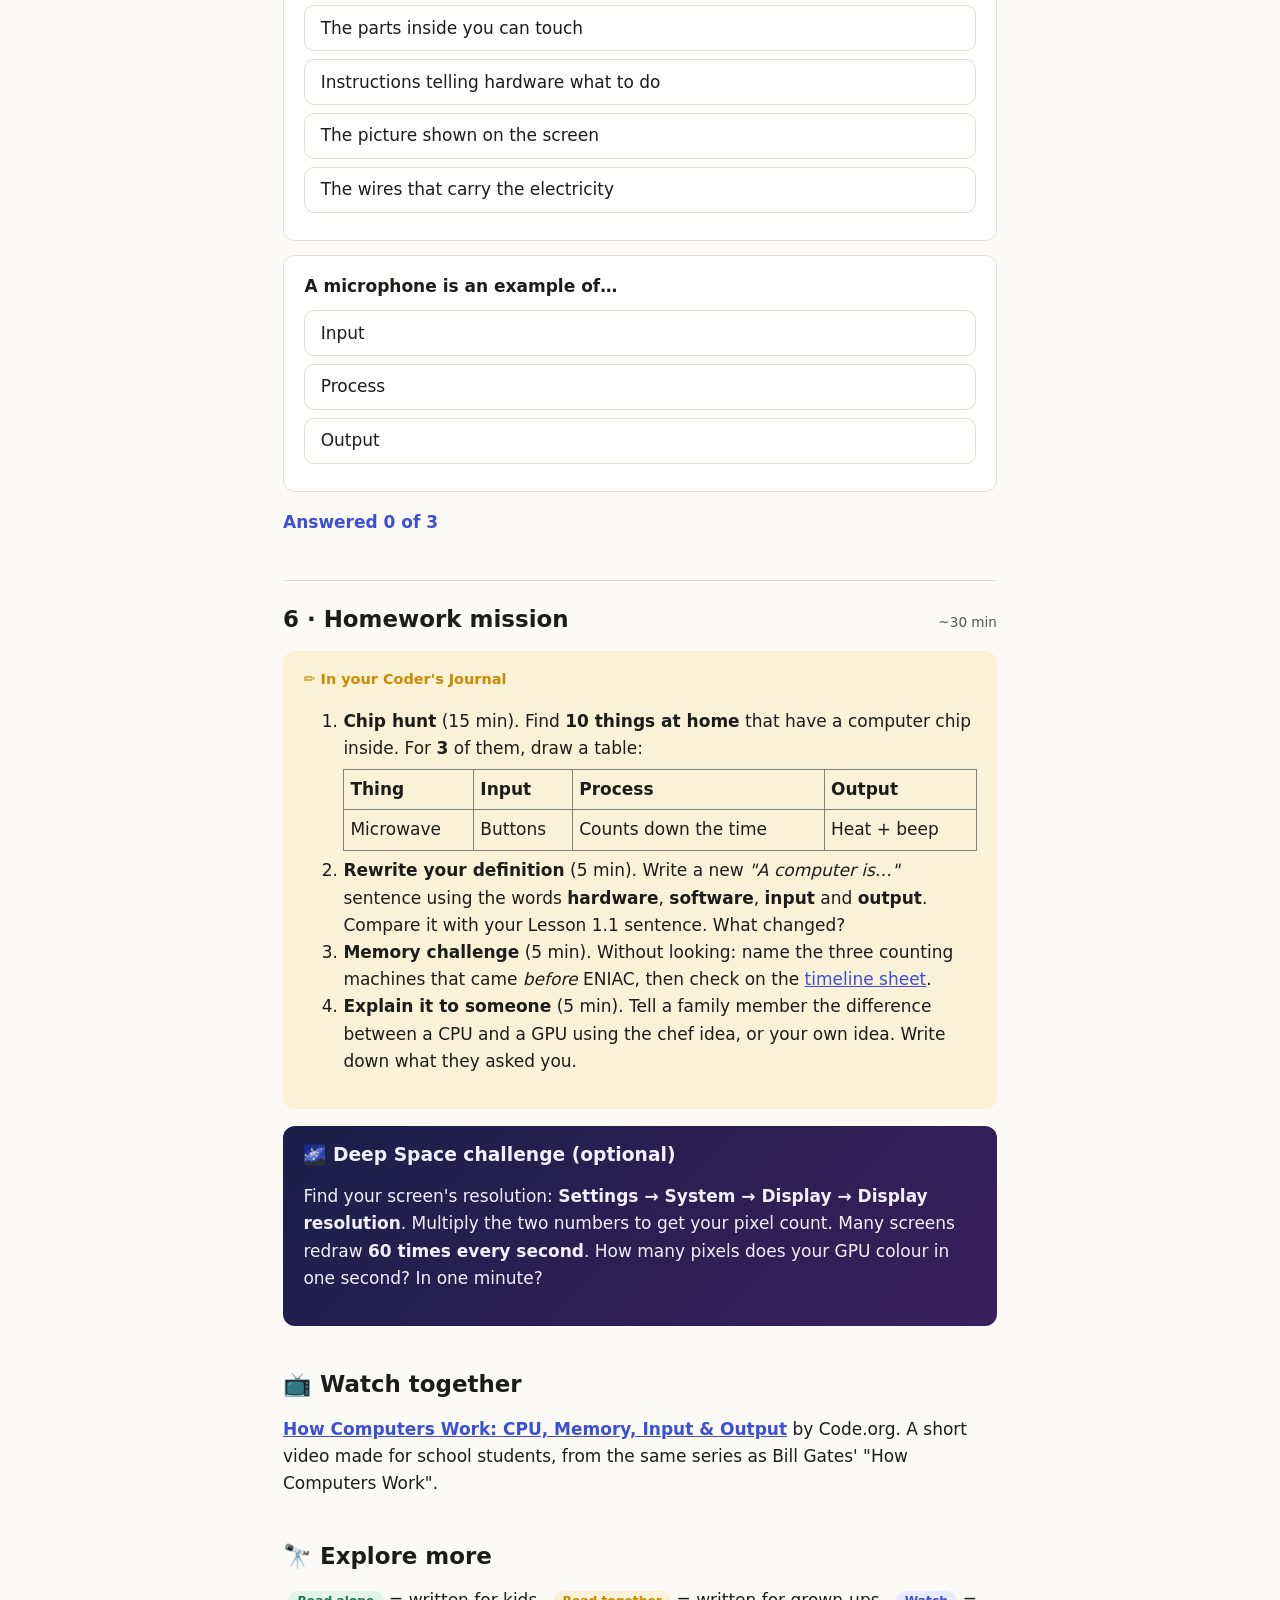
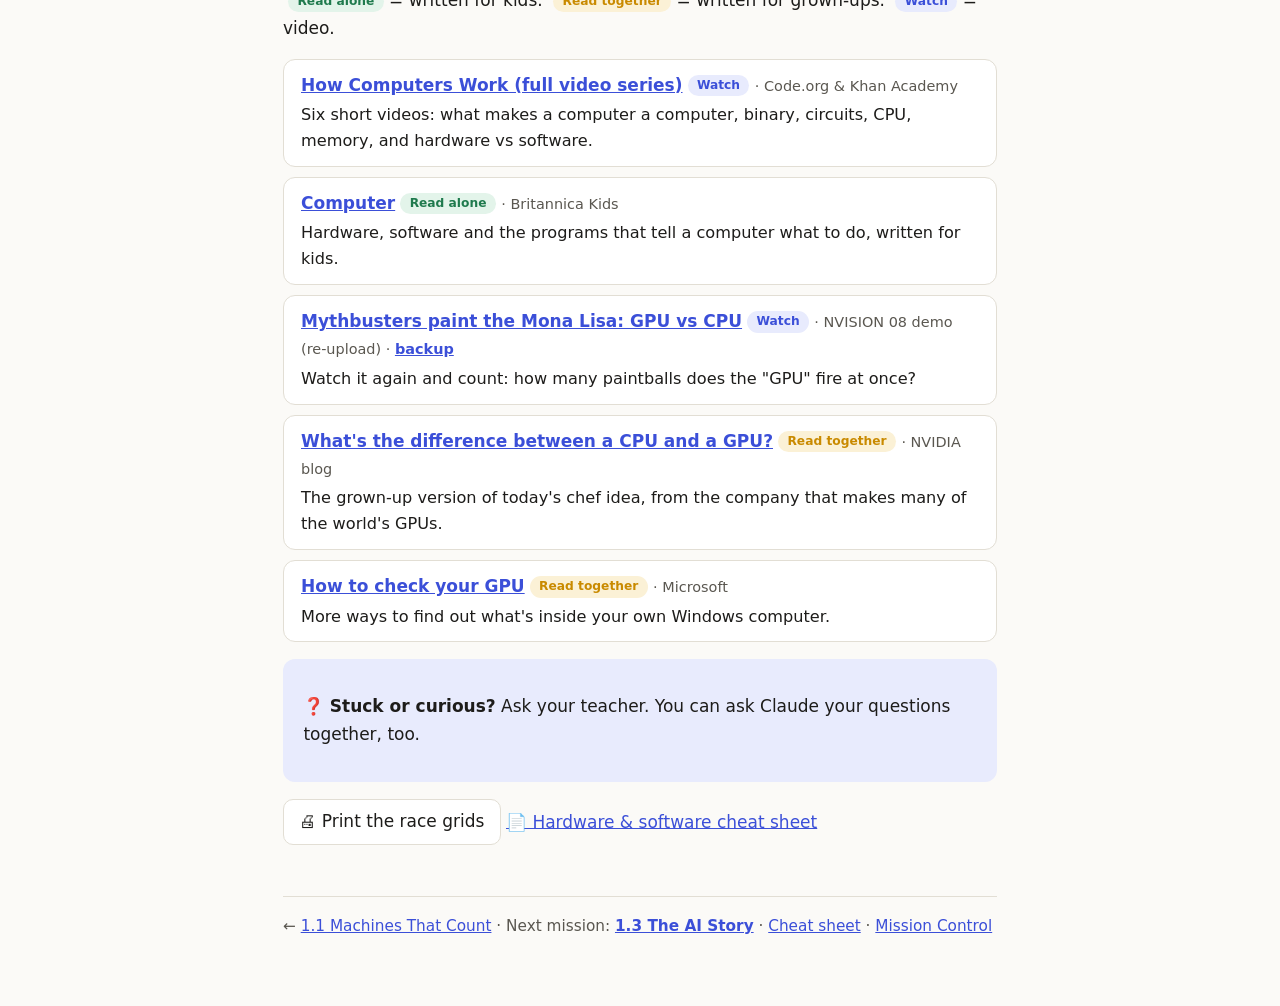
<file: lessons/0002-cpu-gpu-and-software.html>
<!doctype html>
<html lang="en">
<head>
<meta charset="utf-8">
<meta name="viewport" content="width=device-width, initial-scale=1, viewport-fit=cover">
<title>1.2 Brains and Muscles: CPU, GPU and Software</title>
<meta name="syllabus-id" content="1.2">
<link rel="stylesheet" href="../assets/course.css">
<script src="../assets/course.js"></script>
</head>
<body>

<div class="topbar">
  <span class="badge">🧑‍🚀 Cadet · Phase 0 · Lesson 1.2</span>
  <button class="teacher-toggle" data-teacher-toggle>Teacher mode</button>
</div>

<main>
  <h1>Brains and Muscles: CPU, GPU and Software</h1>
  <p class="lede">Last time you saw computers shrink from room-sized giants to fingernail chips. Today you'll open the hood: what's <em>inside</em> a computer, and why it has two kinds of "brain".</p>
  <div class="lesson-meta"><span>⏱ 45 minutes</span><span>✏️ Coder's Journal + coloured pencils</span><span>👨‍👩‍👦 2–4 helpers for the race</span><span>💻 A Windows computer</span></div>

  <div class="teacher-note">
    <strong>Goal of the session:</strong> Madhav can say that a computer = <em>hardware</em> + <em>software</em>, sort things into input / process / output, and explain when a GPU beats a CPU ("lots of simple jobs at the same time").<br>
    <strong>The win:</strong> the Human GPU race, then seeing his own computer's CPU and GPU working in Task Manager.<br>
    <strong>Prep:</strong> print the race grids (button at the bottom), 4 coloured pencils, and round up helpers (siblings, the other parent, grandparents). With only 2 people, split the grid in halves. Answers are in <code>teacher/0002-cpu-gpu-and-software-key.md</code>.
  </div>

  <!-- 1. WARM-UP -->
  <h2 class="step">1 · Warm-up: Mission Log 1 recall <span class="time">5 min</span></h2>
  <p>No peeking at Lesson 1.1! Answer from memory.</p>
  <div class="quiz" data-quiz="warmup">
    <div class="quiz-q" data-answer="2" data-explain="A transistor is a tiny on/off switch, much smaller than a vacuum tube.">
      <p class="prompt">What is a transistor?</p>
      <div class="options">
        <button>A tiny battery that stores power</button>
        <button>A thin wire that carries sound</button>
        <button>A tiny switch that turns on and off</button>
      </div>
    </div>
    <div class="quiz-q" data-answer="0" data-explain="ENIAC (1945) used vacuum tubes. The transistor arrived two years later, in 1947.">
      <p class="prompt">Which came first?</p>
      <div class="options">
        <button>ENIAC</button>
        <button>The transistor</button>
        <button>The Intel 4004</button>
      </div>
    </div>
  </div>
  <p class="quiz-score" data-quiz-score="warmup"></p>
  <div class="card journal"><p>Start <strong>"Mission Log 2"</strong>. Re-read the sentence you wrote last time: <em>"A computer is…"</em>. Keep it in mind. You'll rewrite it for homework.</p></div>
  <div class="teacher-note">This is retrieval practice, and getting it wrong is useful. If he misses Q2, that's the ENIAC/transistor swap flagged in the 1.1 key. Note it for the debrief.</div>

  <!-- 2. KNOWLEDGE -->
  <h2 class="step">2 · What's inside a computer? <span class="time">10 min</span></h2>

  <h3>Hardware + software</h3>
  <div class="card">
    <p><strong>Hardware</strong> is the parts you can touch: chips, screen, keyboard, wires.<br>
    <strong>Software</strong> is the <em>instructions</em> that tell the hardware what to do: games, apps, Scratch, and soon your own Python programs.</p>
    <p class="muted">Hardware without software is like a piano with nobody playing it. Software without hardware is like sheet music with no piano.</p>
    <p class="cite">Source: <a href="https://www.khanacademy.org/computing/code-org/computers-and-the-internet">Code.org &amp; Khan Academy — How Computers Work: Hardware &amp; Software</a></p>
  </div>

  <h3>Input → Process → Output</h3>
  <div class="card callout">
    <p>Every computer does three things:</p>
    <ol>
      <li><strong>Input</strong>: takes in information (keyboard, mouse, microphone, camera, buttons).</li>
      <li><strong>Process</strong>: works on it (the chips do the maths).</li>
      <li><strong>Output</strong>: gives a result (screen, speaker, printer, a beep).</li>
    </ol>
    <p><strong>Example: a microwave.</strong> You press "30 seconds" (input) → its chip counts down (process) → it heats and beeps (output). So a microwave has a tiny computer inside!</p>
    <p class="cite">Source: <a href="https://www.youtube.com/watch?v=DKGZlaPlVLY">Code.org — How Computers Work: CPU, Memory, Input &amp; Output</a></p>
  </div>

  <h3>Two kinds of brain: CPU and GPU</h3>
  <div class="card">
    <p>🧠 The <strong>CPU</strong> (Central Processing Unit) is like a <strong>few super-clever chefs</strong>. Each one can cook <em>any</em> recipe, step by step, very fast.</p>
    <p>💪 The <strong>GPU</strong> (Graphics Processing Unit) is like <strong>thousands of helpers</strong>. Each one only does a simple job, but they all work <em>at the same time</em>.</p>
    <p>Your screen is made of millions of tiny dots called <strong>pixels</strong>. A normal HD screen has 1920 × 1080 = <strong>2,073,600</strong> of them! The GPU's helpers colour lots of pixels at once, many times every second. That's why games and videos look smooth.</p>
    <p class="cite">Source: <a href="https://blogs.nvidia.com/blog/2009/12/16/whats-the-difference-between-a-cpu-and-a-gpu/">NVIDIA — What's the difference between a CPU and a GPU?</a></p>
  </div>

  <h3>📺 Watch: the paintball experiment (about 1½ min)</h3>
  <p>The MythBusters built two paint robots. The "CPU" robot paints one dot at a time. The "GPU" robot fires 1,100 paintballs <em>all at once</em>.</p>
  <p><a href="https://www.youtube.com/watch?v=mwDPb3T8bOQ"><strong>Mythbusters paint the Mona Lisa: GPU vs CPU</strong></a> · <a href="https://www.youtube.com/watch?v=8_ZTvG1WQxM">Backup link</a></p>
  <div class="teacher-note">NVIDIA's own upload of this demo (NVISION 08) is now private, so these links are re-uploads by other channels, and re-uploads can disappear. Preview one before the session. If both links are dead, search YouTube for <em>"Mythbusters GPU CPU paintball Mona Lisa"</em>.</div>
  <div class="card journal"><p><strong>Predict before you watch:</strong> which robot will finish its picture first? Write your guess, then watch.</p></div>

  <div class="teacher-note">
    <strong>Misconceptions to watch for:</strong><br>
    (1) "The GPU is just better." No: each GPU helper is much simpler than a CPU chef. GPUs win only when a job splits into many <em>identical, independent</em> pieces. The CPU wins at step-by-step jobs where each step depends on the last.<br>
    (2) "Software is the stuff on the screen." The screen is <em>output</em>; software is the instructions behind it.<br>
    <strong>Link back to 1.1:</strong> both the CPU and the GPU are made of billions of transistors, the tiny switches. A switch is either <em>on</em> or <em>off</em>. Computers write that as <code>1</code> and <code>0</code>. That's all he needs on binary for now. It comes back properly later.
  </div>

  <!-- 3. UNPLUGGED -->
  <h2 class="step">3 · Unplugged: The Human GPU race <span class="time">12 min</span></h2>
  <div class="card journal">
    <p><strong>Round 1: Human CPU.</strong> You colour <em>all 100 squares</em> of Grid A by yourself. Your teacher times you.</p>
    <p><strong>Round 2: Human GPU.</strong> Grid B is split into 4 quarters. You and 3 helpers each colour one quarter <em>at the same time</em>. Time it!</p>
    <p>Write both times. How many times faster was the team?</p>
  </div>
  <div class="card no-print">
    <p><strong>Race timer</strong>: press <em>Lap</em> when each round finishes.</p>
    <div class="stopwatch" data-stopwatch></div>
  </div>
  <div class="card journal">
    <p><strong>Then: be a programmer.</strong> Write the <em>software</em> for making a jam sandwich: numbered instructions, one action per line. Then label your kitchen:</p>
    <ul>
      <li>What is the <strong>hardware</strong>? (knife, bread, you…)</li>
      <li>What is the <strong>input</strong>, the <strong>process</strong> and the <strong>output</strong>?</li>
    </ul>
  </div>
  <div class="teacher-note">
    After the race, ask the key question: <em>"What if the picture needed each square to be coloured based on the square before it?"</em> Then the team can't split it, and one fast person (a CPU) is better. That's the whole CPU/GPU idea.<br>
    Keep the sandwich recipe to about 5 minutes. Don't run the "follow it literally" game. Save that for Lesson 2.1 (the Robot Parent game).
  </div>

  <!-- 4. INVESTIGATE -->
  <h2 class="step">4 · Investigate: Spy on your own computer <span class="time">8 min</span></h2>
  <div class="card">
    <ol>
      <li>Press <code>Ctrl</code> + <code>Shift</code> + <code>Esc</code> to open <strong>Task Manager</strong>. (Or right-click the Start button and choose Task Manager.)</li>
      <li>Click the <strong>Performance</strong> tab.</li>
      <li>Click <strong>CPU</strong>. Find <strong>Cores</strong>: that's how many "clever chefs" your CPU has!</li>
      <li>Click <strong>GPU</strong> to see your graphics chip's name and how busy it is.</li>
    </ol>
    <p class="cite">Source: <a href="https://www.microsoft.com/en-us/windows/learning-center/how-to-check-gpu">Microsoft — How to check your GPU</a> · <a href="https://devblogs.microsoft.com/directx/gpus-in-the-task-manager/">Microsoft — GPUs in the Task Manager</a></p>
  </div>
  <div class="card journal">
    <p><strong>Predict, then test.</strong> Copy this table. Guess first, then check:</p>
    <table style="width:100%;border-collapse:collapse" border="1" cellpadding="6">
      <tr><th>What the computer is doing</th><th>CPU % (guess → real)</th><th>GPU % (guess → real)</th></tr>
      <tr><td>Doing nothing</td><td></td><td></td></tr>
      <tr><td>Playing a video full-screen</td><td></td><td></td></tr>
      <tr><td>Opening lots of browser tabs at once</td><td></td><td></td></tr>
    </table>
    <p>My CPU has ____ cores. My GPU is called ______________.</p>
  </div>
  <div class="teacher-note">
    Numbers vary a lot between machines. The point is <em>noticing</em> which chip wakes up for which job, not getting exact values. On many laptops the GPU is built into the same chip as the CPU ("integrated graphics"), and that's fine to mention.<br>
    If the GPU line doesn't appear, the graphics driver is too old (Task Manager needs WDDM 2.0+). Skip that row; it isn't worth troubleshooting mid-lesson.
  </div>

  <!-- 5. EXIT TICKET -->
  <h2 class="step">5 · Exit ticket <span class="time">5 min</span></h2>
  <div class="quiz" data-quiz="exit">
    <div class="quiz-q" data-answer="3" data-explain="Thousands of simple helpers working at the same time beat a few clever chefs when the job splits into many small, identical pieces.">
      <p class="prompt">When would a GPU beat a CPU?</p>
      <div class="options">
        <button>Following one long recipe step by step</button>
        <button>Doing one hard sum that needs the last</button>
        <button>Typing one letter at a time in a story</button>
        <button>Colouring millions of pixels all at once</button>
      </div>
    </div>
    <div class="quiz-q" data-answer="1" data-explain="Software is the instructions. Hardware is the physical parts that follow them.">
      <p class="prompt">What is software?</p>
      <div class="options">
        <button>The parts inside you can touch</button>
        <button>Instructions telling hardware what to do</button>
        <button>The picture shown on the screen</button>
        <button>The wires that carry the electricity</button>
      </div>
    </div>
    <div class="quiz-q" data-answer="0" data-explain="A microphone takes sound IN to the computer.">
      <p class="prompt">A microphone is an example of…</p>
      <div class="options">
        <button>Input</button>
        <button>Process</button>
        <button>Output</button>
      </div>
    </div>
  </div>
  <p class="quiz-score" data-quiz-score="exit"></p>
  <div class="teacher-note">Note the <strong>first-try scores</strong> for both quizzes (warm-up and exit) for your debrief.</div>

  <!-- 6. HOMEWORK -->
  <h2 class="step">6 · Homework mission <span class="time">~30 min</span></h2>
  <div class="card journal">
    <ol>
      <li><strong>Chip hunt</strong> (15 min). Find <strong>10 things at home</strong> that have a computer chip inside. For <strong>3</strong> of them, draw a table:
        <table style="width:100%;border-collapse:collapse;margin:.4rem 0" border="1" cellpadding="6">
          <tr><th>Thing</th><th>Input</th><th>Process</th><th>Output</th></tr>
          <tr><td>Microwave</td><td>Buttons</td><td>Counts down the time</td><td>Heat + beep</td></tr>
        </table>
      </li>
      <li><strong>Rewrite your definition</strong> (5 min). Write a new <em>"A computer is…"</em> sentence using the words <strong>hardware</strong>, <strong>software</strong>, <strong>input</strong> and <strong>output</strong>. Compare it with your Lesson 1.1 sentence. What changed?</li>
      <li><strong>Memory challenge</strong> (5 min). Without looking: name the three counting machines that came <em>before</em> ENIAC, then check on the <a href="../reference/computer-timeline.html">timeline sheet</a>.</li>
      <li><strong>Explain it to someone</strong> (5 min). Tell a family member the difference between a CPU and a GPU using the chef idea, or your own idea. Write down what they asked you.</li>
    </ol>
  </div>

  <div class="card deep-space">
    <h3>🌌 Deep Space challenge (optional)</h3>
    <p>Find your screen's resolution: <strong>Settings → System → Display → Display resolution</strong>. Multiply the two numbers to get your pixel count. Many screens redraw <strong>60 times every second</strong>. How many pixels does your GPU colour in one second? In one minute?</p>
  </div>

  <h2>📺 Watch together</h2>
  <p><a href="https://www.youtube.com/watch?v=DKGZlaPlVLY"><strong>How Computers Work: CPU, Memory, Input &amp; Output</strong></a> by Code.org. A short video made for school students, from the same series as Bill Gates' "How Computers Work".</p>

  <h2>🔭 Explore more</h2>
  <p><span class="level alone">Read alone</span> = written for kids. <span class="level together">Read together</span> = written for grown-ups. <span class="level watch">Watch</span> = video.</p>
  <ul class="explore">
    <li>
      <a href="https://www.khanacademy.org/computing/code-org/computers-and-the-internet">How Computers Work (full video series)</a><span class="level watch">Watch</span>
      <span class="src"> · Code.org &amp; Khan Academy</span>
      <p>Six short videos: what makes a computer a computer, binary, circuits, CPU, memory, and hardware vs software.</p>
    </li>
    <li>
      <a href="https://kids.britannica.com/kids/article/computer/352990">Computer</a><span class="level alone">Read alone</span>
      <span class="src"> · Britannica Kids</span>
      <p>Hardware, software and the programs that tell a computer what to do, written for kids.</p>
    </li>
    <li>
      <a href="https://www.youtube.com/watch?v=mwDPb3T8bOQ">Mythbusters paint the Mona Lisa: GPU vs CPU</a><span class="level watch">Watch</span>
      <span class="src"> · NVISION 08 demo (re-upload) · <a href="https://www.youtube.com/watch?v=8_ZTvG1WQxM">backup</a></span>
      <p>Watch it again and count: how many paintballs does the "GPU" fire at once?</p>
    </li>
    <li>
      <a href="https://blogs.nvidia.com/blog/2009/12/16/whats-the-difference-between-a-cpu-and-a-gpu/">What's the difference between a CPU and a GPU?</a><span class="level together">Read together</span>
      <span class="src"> · NVIDIA blog</span>
      <p>The grown-up version of today's chef idea, from the company that makes many of the world's GPUs.</p>
    </li>
    <li>
      <a href="https://www.microsoft.com/en-us/windows/learning-center/how-to-check-gpu">How to check your GPU</a><span class="level together">Read together</span>
      <span class="src"> · Microsoft</span>
      <p>More ways to find out what's inside your own Windows computer.</p>
    </li>
  </ul>
  <div class="teacher-note">Plant a seed for 1.3: GPUs turned out to be perfect for AI, because training an AI is also "millions of simple maths jobs at once". If he asks why NVIDIA is famous, that's the answer, and it's the hook for next lesson.</div>

  <div class="card callout"><p>❓ <strong>Stuck or curious?</strong> Ask your teacher. You can ask Claude your questions together, too.</p></div>

  <!-- Printable race grids -->
  <p class="no-print"><button data-print-sheet>🖨 Print the race grids</button> <a href="../reference/hardware-and-software.html">📄 Hardware &amp; software cheat sheet</a></p>

  <section class="sheet">
    <h2>Human GPU Race — Mission Log 2</h2>
    <!-- Grids sit on multiples of 28 so the pattern tiles align exactly to 10×10 cells -->
    <svg viewBox="0 0 644 352" width="100%" role="img" aria-label="Two 10 by 10 grids: Grid A whole, Grid B split into four quarters">
      <defs>
        <pattern id="cell" width="28" height="28" patternUnits="userSpaceOnUse">
          <rect width="28" height="28" fill="none" stroke="#000" stroke-width="1"/>
        </pattern>
      </defs>
      <g font-family="Segoe UI, Arial, sans-serif" font-size="18">
        <text x="28" y="40">Grid A: Human CPU (just you)</text>
        <rect x="28" y="56" width="280" height="280" fill="url(#cell)" stroke="#000" stroke-width="2"/>
        <text x="336" y="40">Grid B: Human GPU (4 helpers)</text>
        <rect x="336" y="56" width="280" height="280" fill="url(#cell)" stroke="#000" stroke-width="2"/>
        <line x1="476" y1="56" x2="476" y2="336" stroke="#000" stroke-width="4"/>
        <line x1="336" y1="196" x2="616" y2="196" stroke="#000" stroke-width="4"/>
      </g>
    </svg>
    <p>Grid A time: ________ s  Grid B time: ________ s  The team was ____ times faster.</p>
  </section>

  <div class="lesson-footer">
    ← <a href="0001-machines-that-count.html">1.1 Machines That Count</a> · Next mission: <a href="0003-the-ai-story.html"><strong>1.3 The AI Story</strong></a> · <a href="../reference/hardware-and-software.html">Cheat sheet</a> · <a href="../index.html">Mission Control</a>
  </div>
</main>
</body>
</html>
</file>
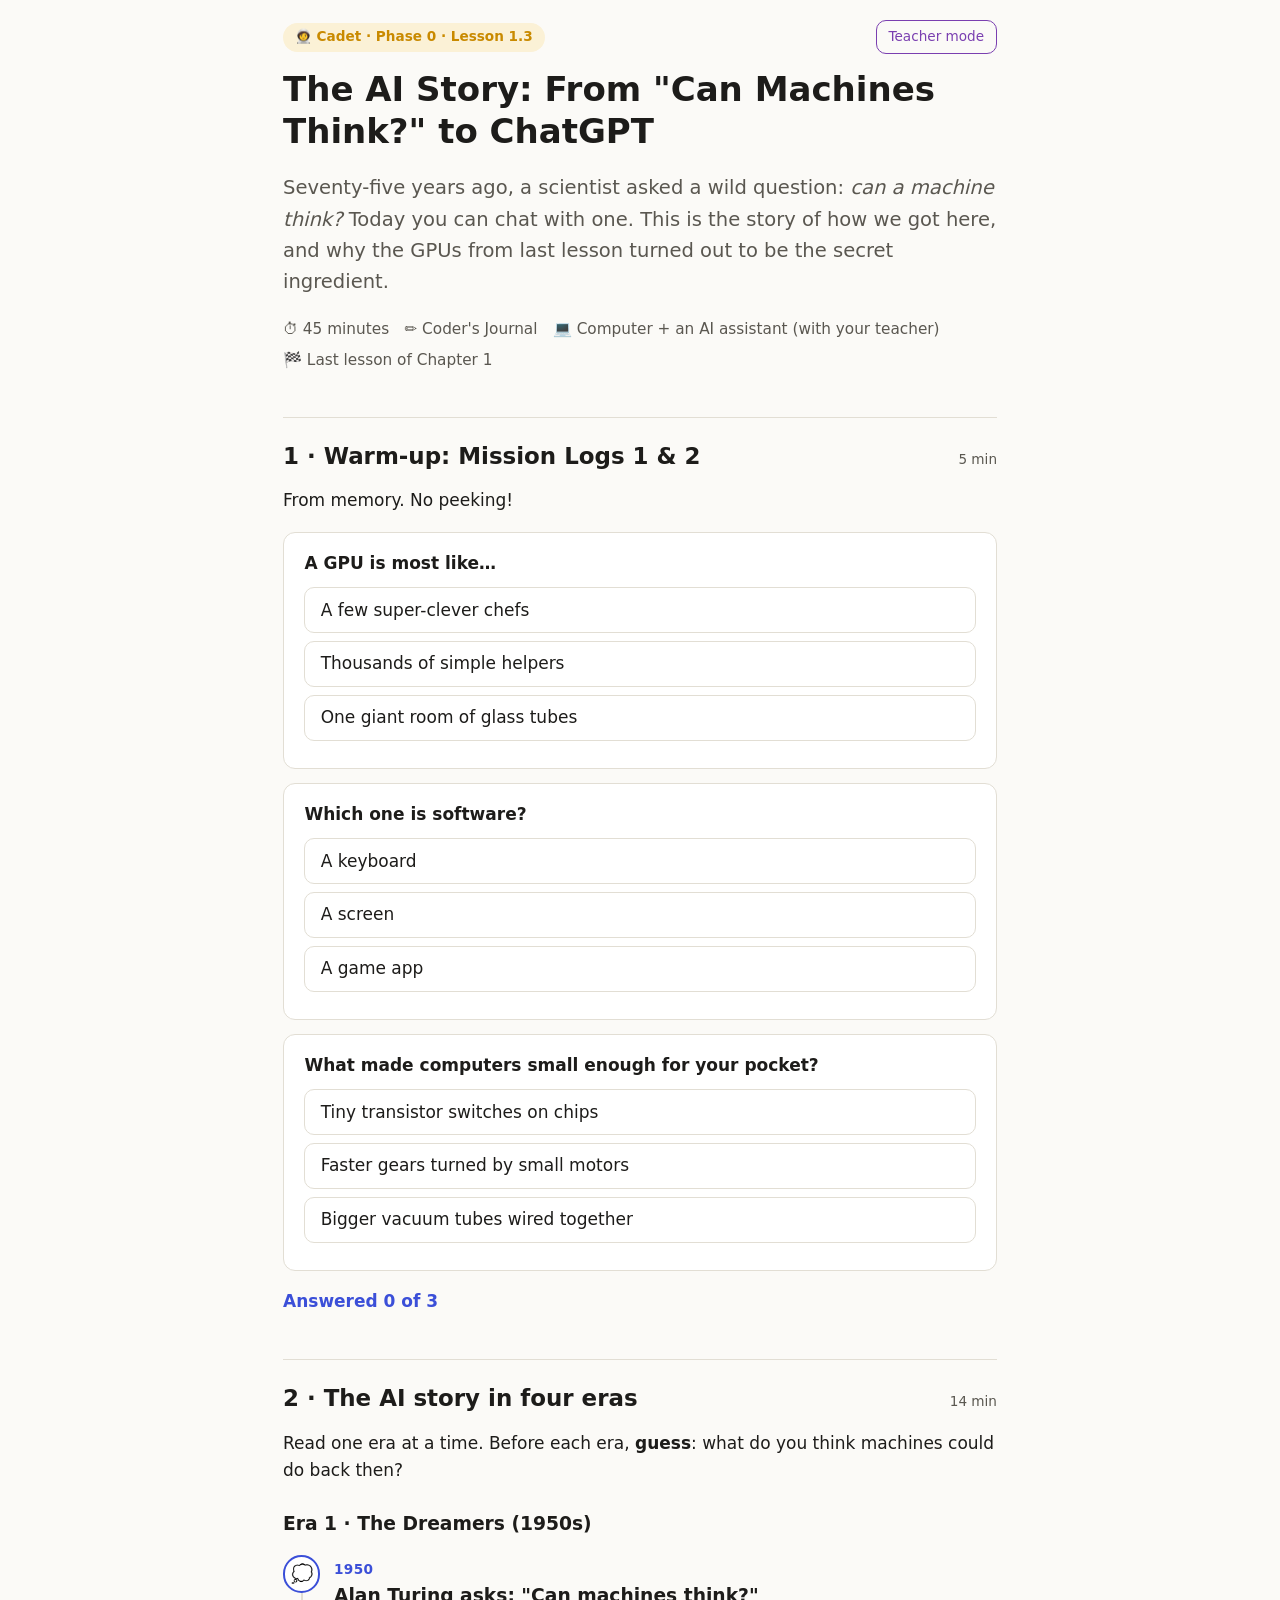
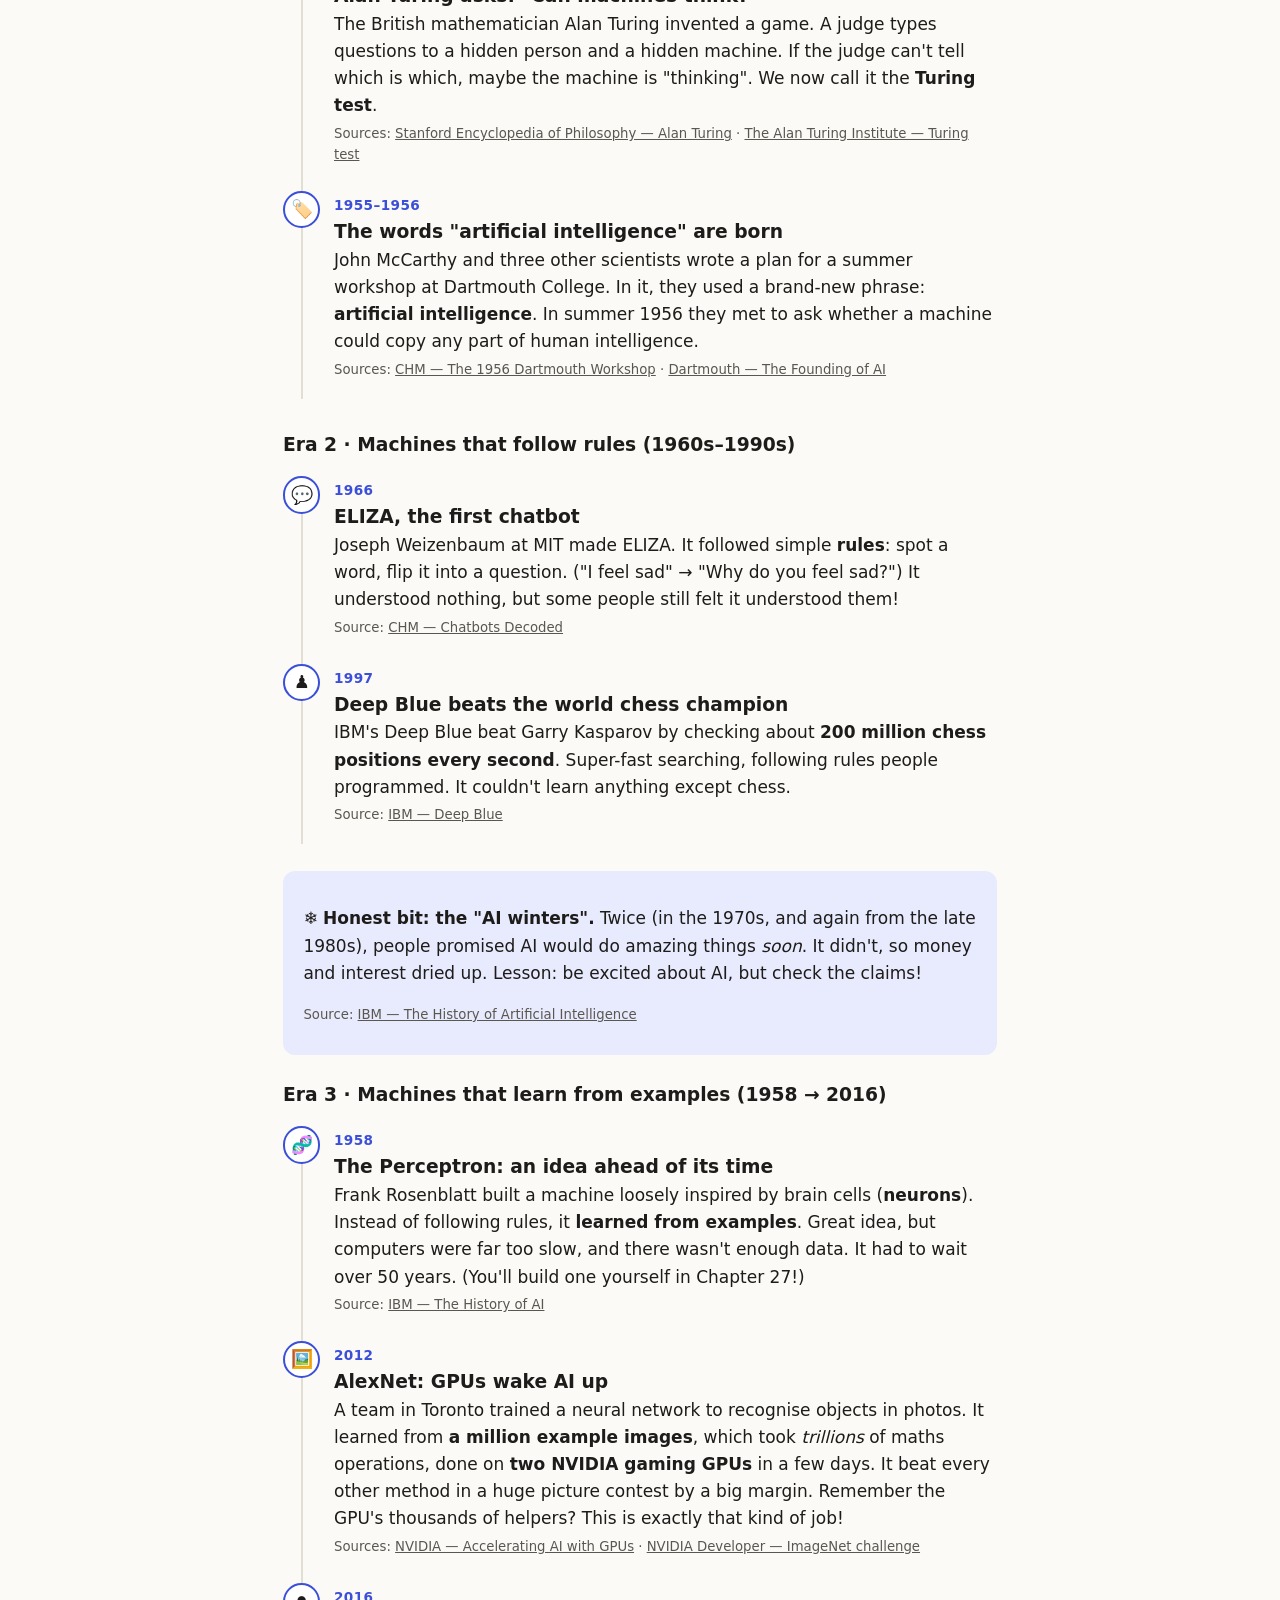
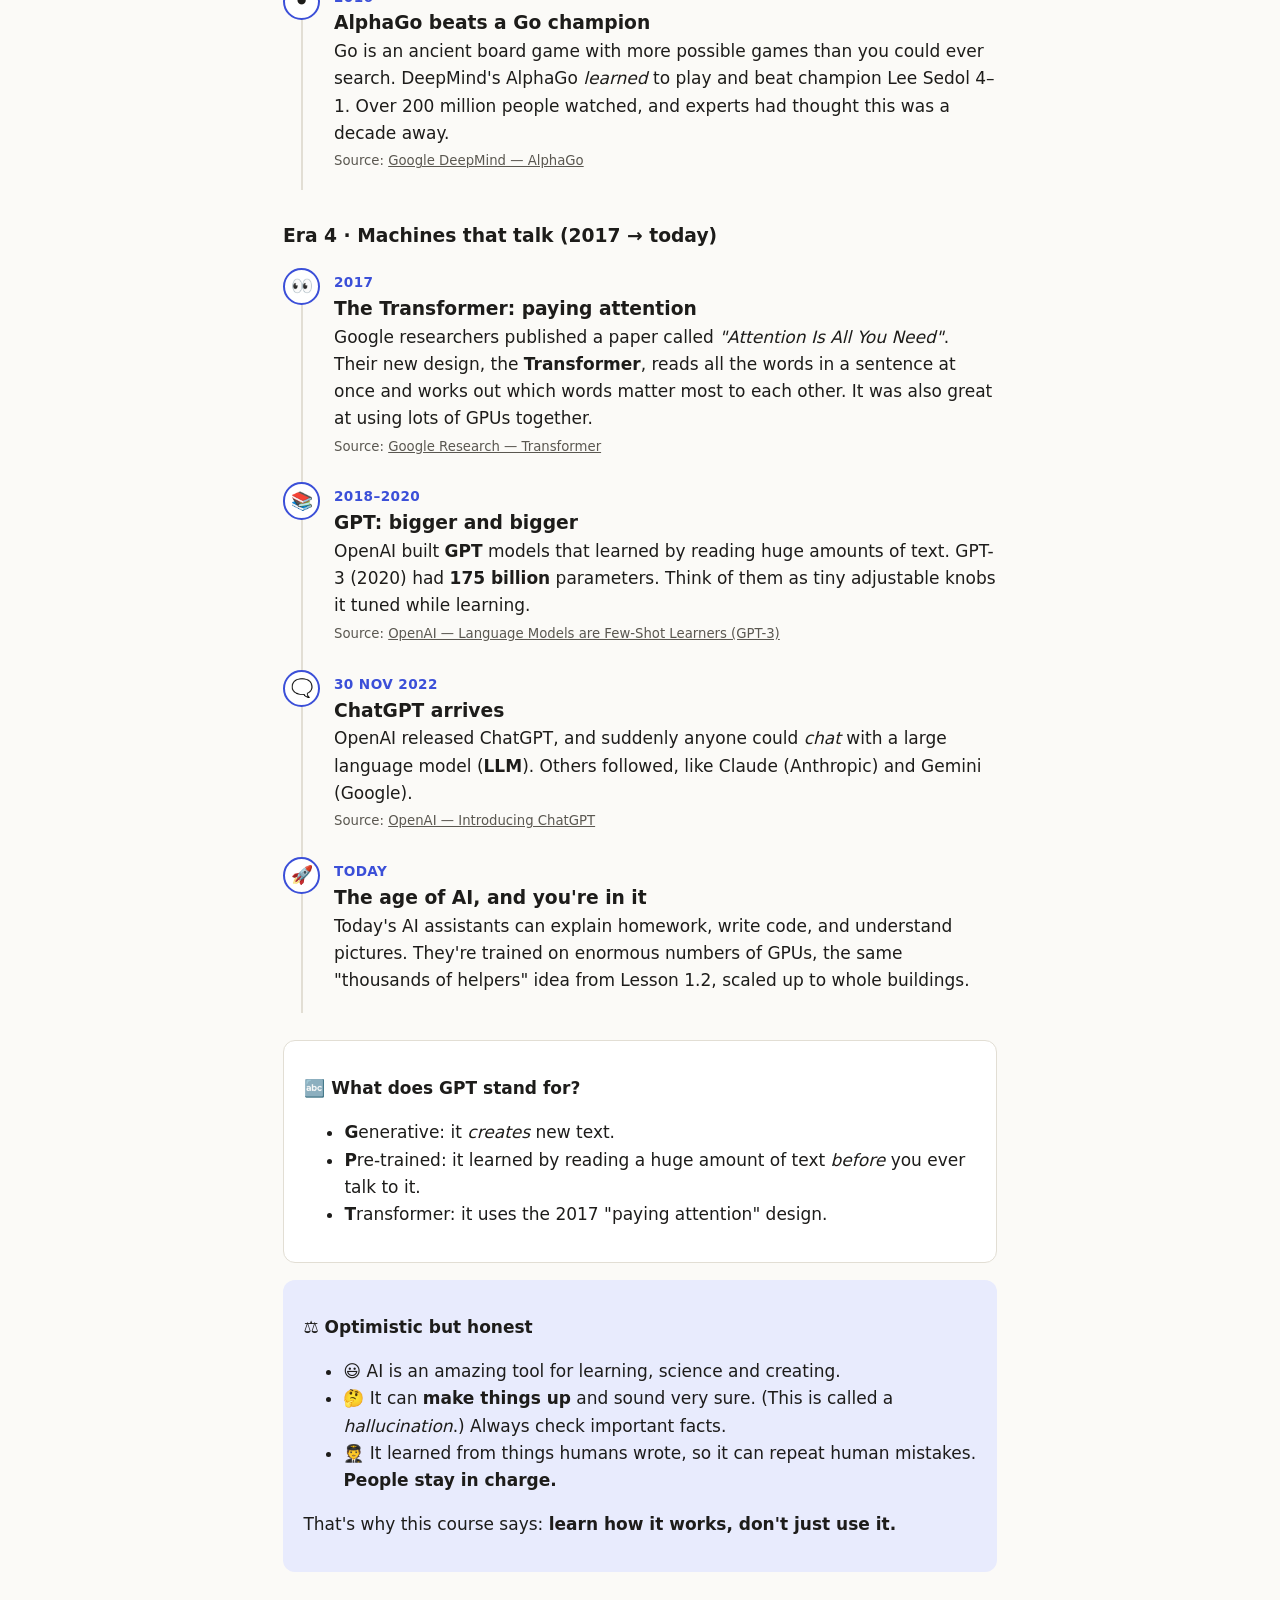
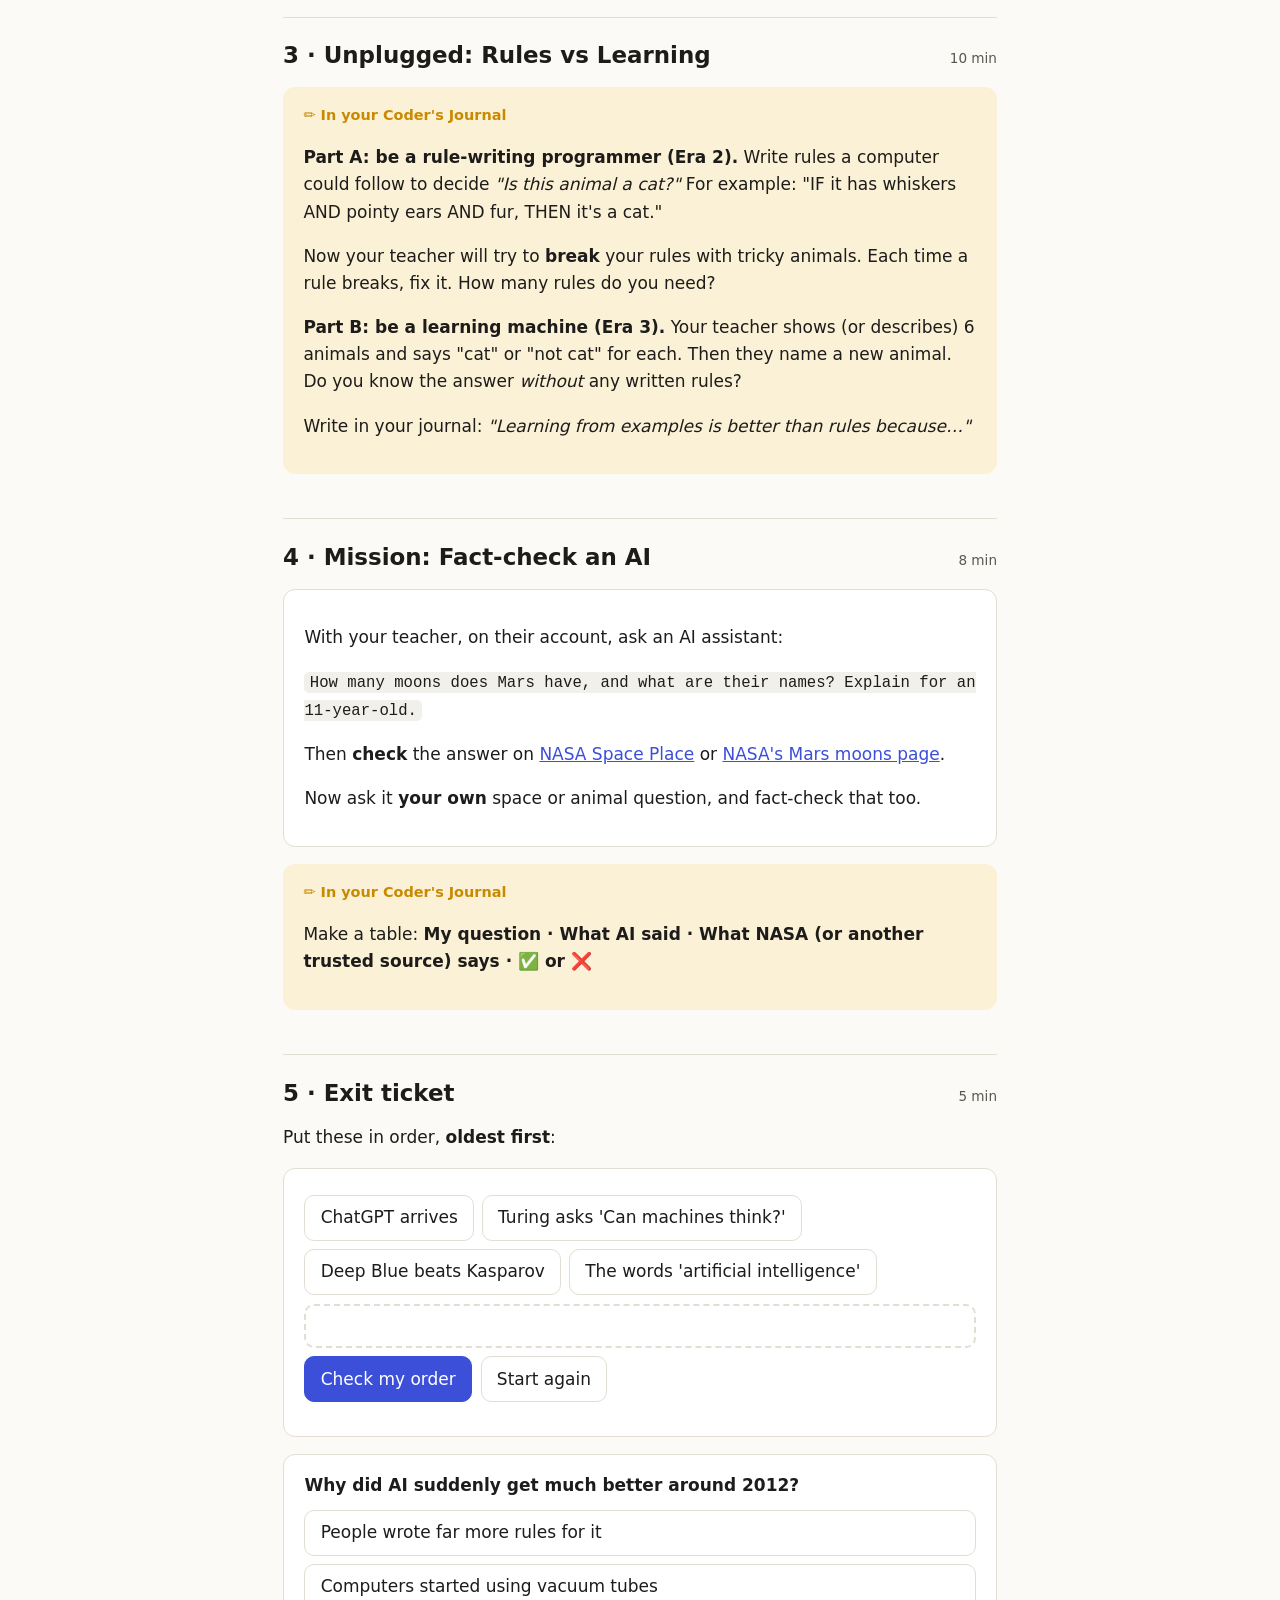
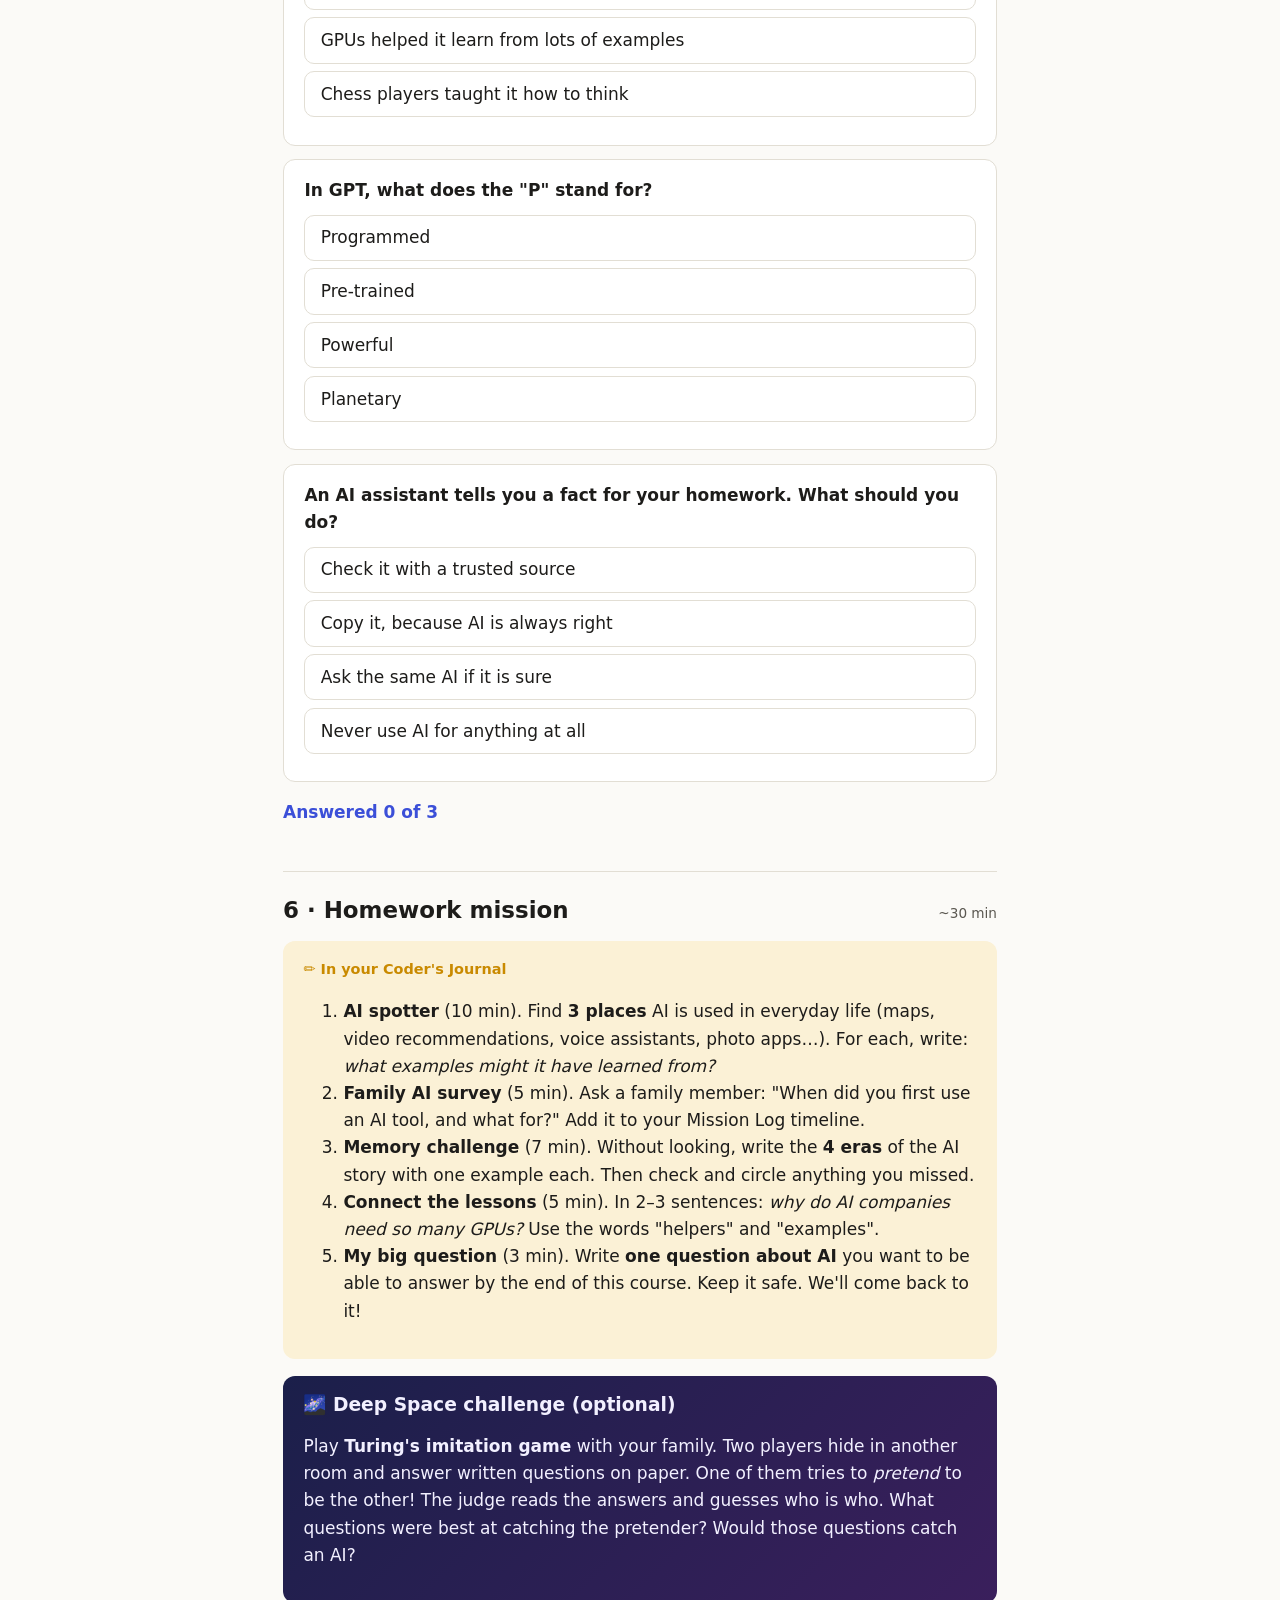
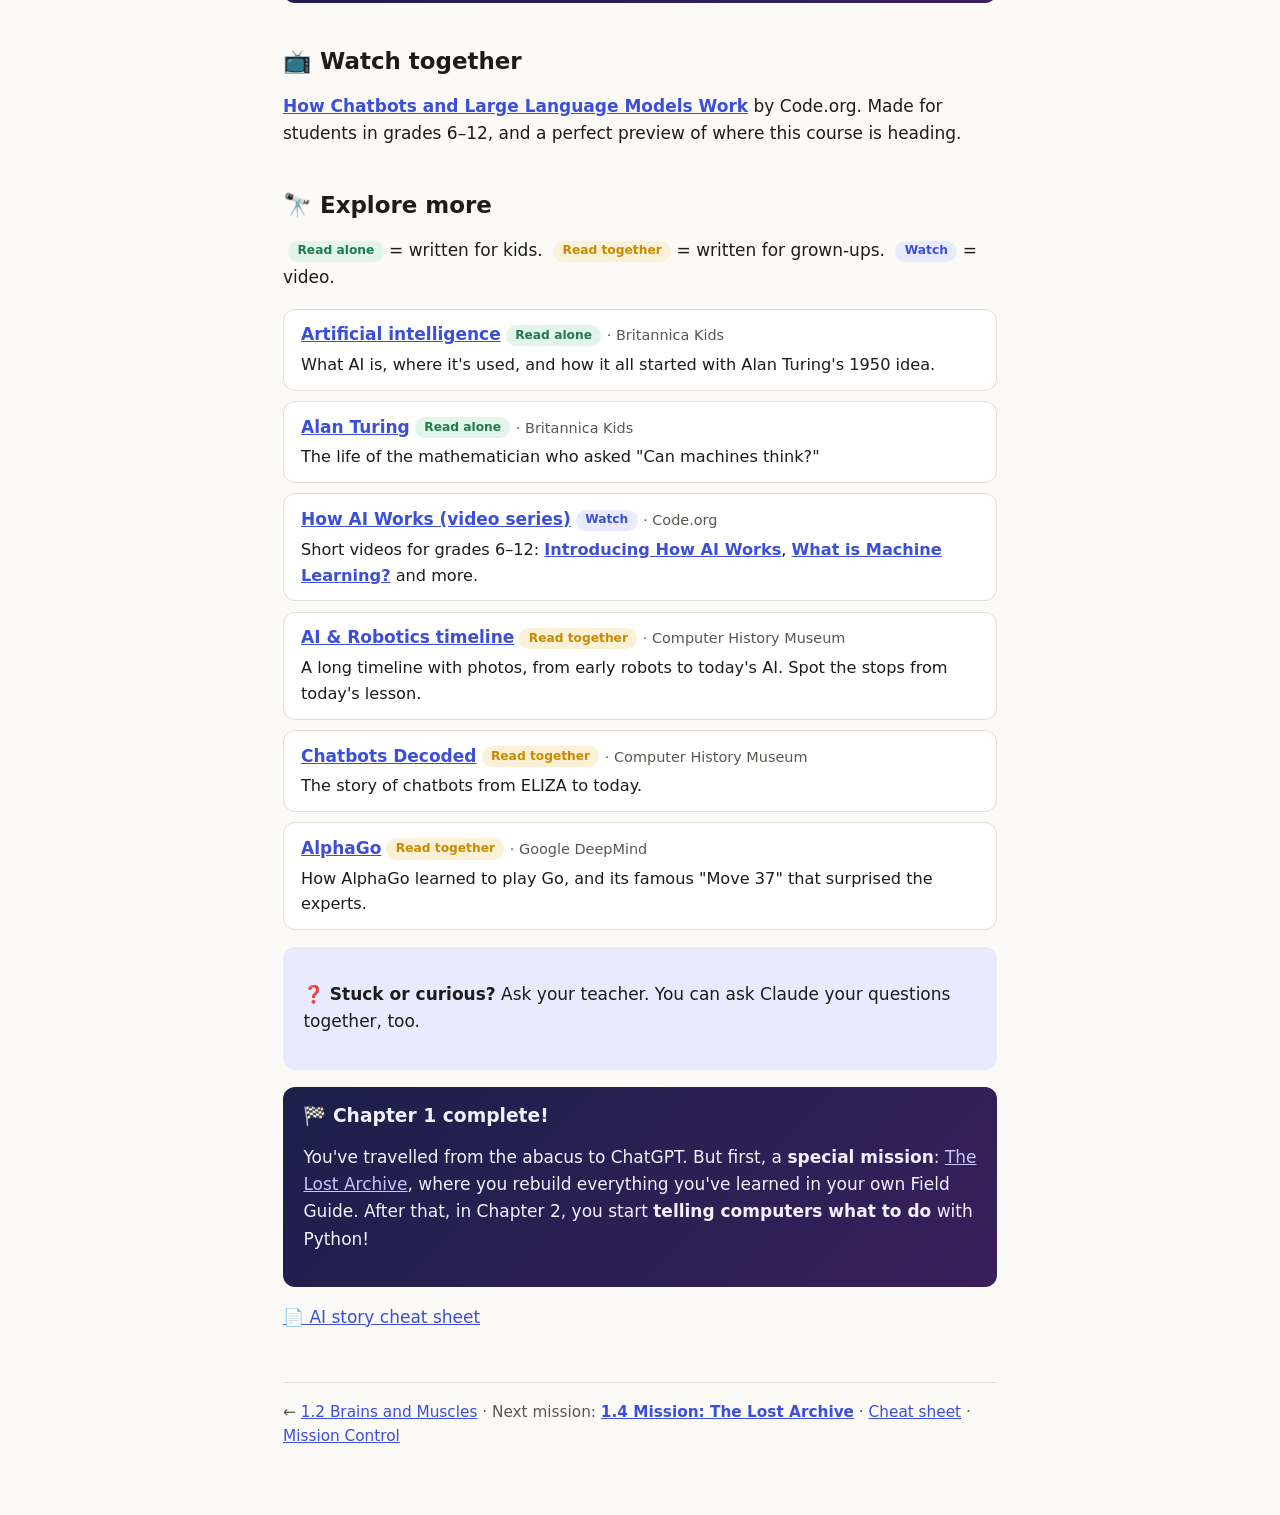
<file: lessons/0003-the-ai-story.html>
<!doctype html>
<html lang="en">
<head>
<meta charset="utf-8">
<meta name="viewport" content="width=device-width, initial-scale=1, viewport-fit=cover">
<title>1.3 The AI Story: From "Can Machines Think?" to ChatGPT</title>
<meta name="syllabus-id" content="1.3">
<link rel="stylesheet" href="../assets/course.css">
<script src="../assets/course.js"></script>
</head>
<body>

<div class="topbar">
  <span class="badge">🧑‍🚀 Cadet · Phase 0 · Lesson 1.3</span>
  <button class="teacher-toggle" data-teacher-toggle>Teacher mode</button>
</div>

<main>
  <h1>The AI Story: From "Can Machines Think?" to ChatGPT</h1>
  <p class="lede">Seventy-five years ago, a scientist asked a wild question: <em>can a machine think?</em> Today you can chat with one. This is the story of how we got here, and why the GPUs from last lesson turned out to be the secret ingredient.</p>
  <div class="lesson-meta"><span>⏱ 45 minutes</span><span>✏️ Coder's Journal</span><span>💻 Computer + an AI assistant (with your teacher)</span><span>🏁 Last lesson of Chapter 1</span></div>

  <div class="teacher-note">
    <strong>Goal of the session:</strong> Madhav can tell the AI story in 4 eras. The key idea he should leave with: AI changed from <em>following rules people wrote</em> to <em>learning from examples</em>. That only took off when there was lots of data and GPUs to crunch it.<br>
    <strong>The win:</strong> he tries to write rules for "is it a cat?", finds why rules break, then catches (or doesn't catch!) an AI assistant on a planet fact.<br>
    <strong>Tone</strong> <code>[PED-013]</code>: optimistic but honest. Exciting tools, real mistakes, humans in charge.<br>
    <strong>Prep:</strong> have an AI assistant open on <em>your</em> account (Claude, ChatGPT or Gemini) and NASA Space Place in another tab. Answers are in <code>teacher/0003-the-ai-story-key.md</code>.<br>
    <strong>Scope note:</strong> this is the big-picture story. <em>How</em> an LLM predicts the next word gets its own hands-on lesson in Chapter 8. Don't go deep on transformers today.
  </div>

  <!-- 1. WARM-UP -->
  <h2 class="step">1 · Warm-up: Mission Logs 1 &amp; 2 <span class="time">5 min</span></h2>
  <p>From memory. No peeking!</p>
  <div class="quiz" data-quiz="warmup">
    <div class="quiz-q" data-answer="1" data-explain="Thousands of simple helpers working at the same time. Remember the paintball robot?">
      <p class="prompt">A GPU is most like…</p>
      <div class="options">
        <button>A few super-clever chefs</button>
        <button>Thousands of simple helpers</button>
        <button>One giant room of glass tubes</button>
      </div>
    </div>
    <div class="quiz-q" data-answer="2" data-explain="Software is the instructions. A keyboard and a screen are hardware.">
      <p class="prompt">Which one is software?</p>
      <div class="options">
        <button>A keyboard</button>
        <button>A screen</button>
        <button>A game app</button>
      </div>
    </div>
    <div class="quiz-q" data-answer="0" data-explain="Tiny transistor switches made computers small, cheap and fast.">
      <p class="prompt">What made computers small enough for your pocket?</p>
      <div class="options">
        <button>Tiny transistor switches on chips</button>
        <button>Faster gears turned by small motors</button>
        <button>Bigger vacuum tubes wired together</button>
      </div>
    </div>
  </div>
  <p class="quiz-score" data-quiz-score="warmup"></p>

  <!-- 2. STORY -->
  <h2 class="step">2 · The AI story in four eras <span class="time">14 min</span></h2>
  <p>Read one era at a time. Before each era, <strong>guess</strong>: what do you think machines could do back then?</p>

  <h3>Era 1 · The Dreamers (1950s)</h3>
  <ol class="timeline">
    <li>
      <span class="dot">💭</span><span class="when">1950</span>
      <h3>Alan Turing asks: "Can machines think?"</h3>
      <p>The British mathematician Alan Turing invented a game. A judge types questions to a hidden person and a hidden machine. If the judge can't tell which is which, maybe the machine is "thinking". We now call it the <strong>Turing test</strong>.</p>
      <p class="cite">Sources: <a href="https://plato.stanford.edu/entries/turing/">Stanford Encyclopedia of Philosophy — Alan Turing</a> · <a href="https://www.turing.ac.uk/taxonomy/term/1242">The Alan Turing Institute — Turing test</a></p>
    </li>
    <li>
      <span class="dot">🏷️</span><span class="when">1955–1956</span>
      <h3>The words "artificial intelligence" are born</h3>
      <p>John McCarthy and three other scientists wrote a plan for a summer workshop at Dartmouth College. In it, they used a brand-new phrase: <strong>artificial intelligence</strong>. In summer 1956 they met to ask whether a machine could copy any part of human intelligence.</p>
      <p class="cite">Sources: <a href="https://computerhistory.org/events/1956-dartmouth-workshop-its-immediate/">CHM — The 1956 Dartmouth Workshop</a> · <a href="https://ai.dartmouth.edu/our-story">Dartmouth — The Founding of AI</a></p>
    </li>
  </ol>

  <h3>Era 2 · Machines that follow rules (1960s–1990s)</h3>
  <ol class="timeline">
    <li>
      <span class="dot">💬</span><span class="when">1966</span>
      <h3>ELIZA, the first chatbot</h3>
      <p>Joseph Weizenbaum at MIT made ELIZA. It followed simple <strong>rules</strong>: spot a word, flip it into a question. ("I feel sad" → "Why do you feel sad?") It understood nothing, but some people still felt it understood them!</p>
      <p class="cite">Source: <a href="https://computerhistory.org/stories/chatbots-decoded/">CHM — Chatbots Decoded</a></p>
    </li>
    <li>
      <span class="dot">♟️</span><span class="when">1997</span>
      <h3>Deep Blue beats the world chess champion</h3>
      <p>IBM's Deep Blue beat Garry Kasparov by checking about <strong>200 million chess positions every second</strong>. Super-fast searching, following rules people programmed. It couldn't learn anything except chess.</p>
      <p class="cite">Source: <a href="https://www.ibm.com/history/deep-blue">IBM — Deep Blue</a></p>
    </li>
  </ol>
  <div class="card callout">
    <p>❄️ <strong>Honest bit: the "AI winters".</strong> Twice (in the 1970s, and again from the late 1980s), people promised AI would do amazing things <em>soon</em>. It didn't, so money and interest dried up. Lesson: be excited about AI, but check the claims!</p>
    <p class="cite">Source: <a href="https://www.ibm.com/think/topics/history-of-artificial-intelligence">IBM — The History of Artificial Intelligence</a></p>
  </div>

  <h3>Era 3 · Machines that learn from examples (1958 → 2016)</h3>
  <ol class="timeline">
    <li>
      <span class="dot">🧬</span><span class="when">1958</span>
      <h3>The Perceptron: an idea ahead of its time</h3>
      <p>Frank Rosenblatt built a machine loosely inspired by brain cells (<strong>neurons</strong>). Instead of following rules, it <strong>learned from examples</strong>. Great idea, but computers were far too slow, and there wasn't enough data. It had to wait over 50 years. (You'll build one yourself in Chapter 27!)</p>
      <p class="cite">Source: <a href="https://www.ibm.com/think/topics/history-of-artificial-intelligence">IBM — The History of AI</a></p>
    </li>
    <li>
      <span class="dot">🖼️</span><span class="when">2012</span>
      <h3>AlexNet: GPUs wake AI up</h3>
      <p>A team in Toronto trained a neural network to recognise objects in photos. It learned from <strong>a million example images</strong>, which took <em>trillions</em> of maths operations, done on <strong>two NVIDIA gaming GPUs</strong> in a few days. It beat every other method in a huge picture contest by a big margin. Remember the GPU's thousands of helpers? This is exactly that kind of job!</p>
      <p class="cite">Sources: <a href="https://blogs.nvidia.com/blog/accelerating-ai-artificial-intelligence-gpus/">NVIDIA — Accelerating AI with GPUs</a> · <a href="https://developer.nvidia.com/blog/nvidia-ibm-cloud-support-imagenet-large-scale-visual-recognition-challenge/">NVIDIA Developer — ImageNet challenge</a></p>
    </li>
    <li>
      <span class="dot">⚫</span><span class="when">2016</span>
      <h3>AlphaGo beats a Go champion</h3>
      <p>Go is an ancient board game with more possible games than you could ever search. DeepMind's AlphaGo <em>learned</em> to play and beat champion Lee Sedol 4–1. Over 200 million people watched, and experts had thought this was a decade away.</p>
      <p class="cite">Source: <a href="https://deepmind.google/research/alphago/">Google DeepMind — AlphaGo</a></p>
    </li>
  </ol>

  <h3>Era 4 · Machines that talk (2017 → today)</h3>
  <ol class="timeline">
    <li>
      <span class="dot">👀</span><span class="when">2017</span>
      <h3>The Transformer: paying attention</h3>
      <p>Google researchers published a paper called <em>"Attention Is All You Need"</em>. Their new design, the <strong>Transformer</strong>, reads all the words in a sentence at once and works out which words matter most to each other. It was also great at using lots of GPUs together.</p>
      <p class="cite">Source: <a href="https://research.google/blog/transformer-a-novel-neural-network-architecture-for-language-understanding/">Google Research — Transformer</a></p>
    </li>
    <li>
      <span class="dot">📚</span><span class="when">2018–2020</span>
      <h3>GPT: bigger and bigger</h3>
      <p>OpenAI built <strong>GPT</strong> models that learned by reading huge amounts of text. GPT-3 (2020) had <strong>175 billion</strong> parameters. Think of them as tiny adjustable knobs it tuned while learning.</p>
      <p class="cite">Source: <a href="https://arxiv.org/abs/2005.14165">OpenAI — Language Models are Few-Shot Learners (GPT-3)</a></p>
    </li>
    <li>
      <span class="dot">🗨️</span><span class="when">30 Nov 2022</span>
      <h3>ChatGPT arrives</h3>
      <p>OpenAI released ChatGPT, and suddenly anyone could <em>chat</em> with a large language model (<strong>LLM</strong>). Others followed, like Claude (Anthropic) and Gemini (Google).</p>
      <p class="cite">Source: <a href="https://openai.com/index/chatgpt/">OpenAI — Introducing ChatGPT</a></p>
    </li>
    <li>
      <span class="dot">🚀</span><span class="when">Today</span>
      <h3>The age of AI, and you're in it</h3>
      <p>Today's AI assistants can explain homework, write code, and understand pictures. They're trained on enormous numbers of GPUs, the same "thousands of helpers" idea from Lesson 1.2, scaled up to whole buildings.</p>
    </li>
  </ol>

  <div class="card">
    <p><strong>🔤 What does GPT stand for?</strong></p>
    <ul>
      <li><strong>G</strong>enerative: it <em>creates</em> new text.</li>
      <li><strong>P</strong>re-trained: it learned by reading a huge amount of text <em>before</em> you ever talk to it.</li>
      <li><strong>T</strong>ransformer: it uses the 2017 "paying attention" design.</li>
    </ul>
  </div>

  <div class="card callout">
    <p><strong>⚖️ Optimistic but honest</strong></p>
    <ul>
      <li>😃 AI is an amazing tool for learning, science and creating.</li>
      <li>🤔 It can <strong>make things up</strong> and sound very sure. (This is called a <em>hallucination</em>.) Always check important facts.</li>
      <li>🧑‍✈️ It learned from things humans wrote, so it can repeat human mistakes. <strong>People stay in charge.</strong></li>
    </ul>
    <p>That's why this course says: <strong>learn how it works, don't just use it.</strong></p>
  </div>

  <div class="teacher-note">
    <strong>Misconceptions to watch for:</strong><br>
    (1) "AI was invented in 2022." The idea is over 70 years old. ChatGPT was just the moment everyone noticed.<br>
    (2) "AI thinks and knows things like a person." Today's chat assistants learned patterns in text. Treat them as clever tools that can be wrong. (Chapter 8 goes deeper.)<br>
    (3) "Deep Blue and ChatGPT are the same kind of AI." Deep Blue followed programmed rules plus searching. AlexNet, AlphaGo and GPT <em>learned from examples</em>.<br>
    <strong>Listen for:</strong> him connecting 2012 back to GPUs. That's the bridge between Lesson 1.2 and today.
  </div>

  <!-- 3. UNPLUGGED -->
  <h2 class="step">3 · Unplugged: Rules vs Learning <span class="time">10 min</span></h2>
  <div class="card journal">
    <p><strong>Part A: be a rule-writing programmer (Era 2).</strong> Write rules a computer could follow to decide <em>"Is this animal a cat?"</em> For example: "IF it has whiskers AND pointy ears AND fur, THEN it's a cat."</p>
    <p>Now your teacher will try to <strong>break</strong> your rules with tricky animals. Each time a rule breaks, fix it. How many rules do you need?</p>
    <p><strong>Part B: be a learning machine (Era 3).</strong> Your teacher shows (or describes) 6 animals and says "cat" or "not cat" for each. Then they name a new animal. Do you know the answer <em>without</em> any written rules?</p>
    <p>Write in your journal: <em>"Learning from examples is better than rules because…"</em></p>
  </div>
  <div class="teacher-note">
    Trick animals that break typical rules: a <strong>tiger</strong> or <strong>lion</strong> (whiskers, pointy ears, fur, but not a house cat), a <strong>fox</strong>, a <strong>hairless (Sphynx) cat</strong> (breaks "has fur"), a cat with folded ears (breaks "pointy ears"), a <strong>cat statue</strong>. Let him patch the rules 3–4 times and feel the frustration. That frustration <em>is</em> the lesson: real-world things have too many exceptions for hand-written rules.<br>
    For Part B, use photos on your phone if you can. Learning from examples is how AlexNet worked, and later he'll train his own classifier (Capstone C).
  </div>

  <!-- 4. ON THE COMPUTER -->
  <h2 class="step">4 · Mission: Fact-check an AI <span class="time">8 min</span></h2>
  <div class="card">
    <p>With your teacher, on their account, ask an AI assistant:</p>
    <p><code>How many moons does Mars have, and what are their names? Explain for an 11-year-old.</code></p>
    <p>Then <strong>check</strong> the answer on <a href="https://spaceplace.nasa.gov/planets/en/">NASA Space Place</a> or <a href="https://science.nasa.gov/mars/moons/">NASA's Mars moons page</a>.</p>
    <p>Now ask it <strong>your own</strong> space or animal question, and fact-check that too.</p>
  </div>
  <div class="card journal">
    <p>Make a table: <strong>My question · What AI said · What NASA (or another trusted source) says · ✅ or ❌</strong></p>
  </div>
  <div class="teacher-note">
    Madhav types or dictates the prompt; you stay at the keyboard <code>[AI-001]</code>. It will very likely get the Mars question right. That's fine: the habit of checking is the skill, not catching a mistake.<br>
    If his own question is about something recent ("newest", "most moons", "latest discovery"), point out that AI can be <strong>out of date</strong> as well as wrong. Don't let him share personal information in prompts; the full privacy lesson is 8.2.
  </div>

  <!-- 5. EXIT TICKET -->
  <h2 class="step">5 · Exit ticket <span class="time">5 min</span></h2>
  <p>Put these in order, <strong>oldest first</strong>:</p>
  <div class="order" data-order="Turing asks 'Can machines think?'|The words 'artificial intelligence'|Deep Blue beats Kasparov|ChatGPT arrives" data-explain="1950 → 1956 → 1997 → 2022."></div>

  <div class="quiz" data-quiz="exit">
    <div class="quiz-q" data-answer="2" data-explain="Lots of data plus GPUs' thousands of helpers let machines learn from examples, starting with AlexNet in 2012.">
      <p class="prompt">Why did AI suddenly get much better around 2012?</p>
      <div class="options">
        <button>People wrote far more rules for it</button>
        <button>Computers started using vacuum tubes</button>
        <button>GPUs helped it learn from lots of examples</button>
        <button>Chess players taught it how to think</button>
      </div>
    </div>
    <div class="quiz-q" data-answer="1" data-explain="Pre-trained: it learned by reading huge amounts of text before you ever talk to it.">
      <p class="prompt">In GPT, what does the "P" stand for?</p>
      <div class="options">
        <button>Programmed</button>
        <button>Pre-trained</button>
        <button>Powerful</button>
        <button>Planetary</button>
      </div>
    </div>
    <div class="quiz-q" data-answer="0" data-explain="AI can sound very sure and still be wrong, so always check important facts.">
      <p class="prompt">An AI assistant tells you a fact for your homework. What should you do?</p>
      <div class="options">
        <button>Check it with a trusted source</button>
        <button>Copy it, because AI is always right</button>
        <button>Ask the same AI if it is sure</button>
        <button>Never use AI for anything at all</button>
      </div>
    </div>
  </div>
  <p class="quiz-score" data-quiz-score="exit"></p>
  <div class="teacher-note">Note the first-try scores (warm-up and exit) and whether the order puzzle was right first time, for your debrief. This closes Chapter 1. There's no checkpoint until the end of Phase 1.</div>

  <!-- 6. HOMEWORK -->
  <h2 class="step">6 · Homework mission <span class="time">~30 min</span></h2>
  <div class="card journal">
    <ol>
      <li><strong>AI spotter</strong> (10 min). Find <strong>3 places</strong> AI is used in everyday life (maps, video recommendations, voice assistants, photo apps…). For each, write: <em>what examples might it have learned from?</em></li>
      <li><strong>Family AI survey</strong> (5 min). Ask a family member: "When did you first use an AI tool, and what for?" Add it to your Mission Log timeline.</li>
      <li><strong>Memory challenge</strong> (7 min). Without looking, write the <strong>4 eras</strong> of the AI story with one example each. Then check and circle anything you missed.</li>
      <li><strong>Connect the lessons</strong> (5 min). In 2–3 sentences: <em>why do AI companies need so many GPUs?</em> Use the words "helpers" and "examples".</li>
      <li><strong>My big question</strong> (3 min). Write <strong>one question about AI</strong> you want to be able to answer by the end of this course. Keep it safe. We'll come back to it!</li>
    </ol>
  </div>

  <div class="card deep-space">
    <h3>🌌 Deep Space challenge (optional)</h3>
    <p>Play <strong>Turing's imitation game</strong> with your family. Two players hide in another room and answer written questions on paper. One of them tries to <em>pretend</em> to be the other! The judge reads the answers and guesses who is who. What questions were best at catching the pretender? Would those questions catch an AI?</p>
  </div>

  <h2>📺 Watch together</h2>
  <p><a href="https://www.youtube.com/watch?v=X-AWdfSFCHQ"><strong>How Chatbots and Large Language Models Work</strong></a> by Code.org. Made for students in grades 6–12, and a perfect preview of where this course is heading.</p>

  <h2>🔭 Explore more</h2>
  <p><span class="level alone">Read alone</span> = written for kids. <span class="level together">Read together</span> = written for grown-ups. <span class="level watch">Watch</span> = video.</p>
  <ul class="explore">
    <li>
      <a href="https://kids.britannica.com/kids/article/artificial-intelligence/390648">Artificial intelligence</a><span class="level alone">Read alone</span>
      <span class="src"> · Britannica Kids</span>
      <p>What AI is, where it's used, and how it all started with Alan Turing's 1950 idea.</p>
    </li>
    <li>
      <a href="https://kids.britannica.com/kids/article/Alan-Turing/625453">Alan Turing</a><span class="level alone">Read alone</span>
      <span class="src"> · Britannica Kids</span>
      <p>The life of the mathematician who asked "Can machines think?"</p>
    </li>
    <li>
      <a href="https://code.org/en-US/curriculum/how-artificial-intelligence-works">How AI Works (video series)</a><span class="level watch">Watch</span>
      <span class="src"> · Code.org</span>
      <p>Short videos for grades 6–12: <a href="https://www.youtube.com/watch?v=Ok-xpKjKp2g">Introducing How AI Works</a>, <a href="https://www.youtube.com/watch?v=OeU5m6vRyCk">What is Machine Learning?</a> and more.</p>
    </li>
    <li>
      <a href="https://www.computerhistory.org/timeline/ai-robotics/">AI &amp; Robotics timeline</a><span class="level together">Read together</span>
      <span class="src"> · Computer History Museum</span>
      <p>A long timeline with photos, from early robots to today's AI. Spot the stops from today's lesson.</p>
    </li>
    <li>
      <a href="https://computerhistory.org/stories/chatbots-decoded/">Chatbots Decoded</a><span class="level together">Read together</span>
      <span class="src"> · Computer History Museum</span>
      <p>The story of chatbots from ELIZA to today.</p>
    </li>
    <li>
      <a href="https://deepmind.google/research/alphago/">AlphaGo</a><span class="level together">Read together</span>
      <span class="src"> · Google DeepMind</span>
      <p>How AlphaGo learned to play Go, and its famous "Move 37" that surprised the experts.</p>
    </li>
  </ul>
  <div class="teacher-note">Britannica Kids may show only part of an article without a school or library login.</div>

  <div class="card callout"><p>❓ <strong>Stuck or curious?</strong> Ask your teacher. You can ask Claude your questions together, too.</p></div>

  <div class="card deep-space">
    <h3>🏁 Chapter 1 complete!</h3>
    <p>You've travelled from the abacus to ChatGPT. But first, a <strong>special mission</strong>: <a href="0004-the-lost-archive.html">The Lost Archive</a>, where you rebuild everything you've learned in your own Field Guide. After that, in Chapter 2, you start <strong>telling computers what to do</strong> with Python!</p>
  </div>

  <p class="no-print"><a href="../reference/ai-timeline.html">📄 AI story cheat sheet</a></p>

  <div class="lesson-footer">
    ← <a href="0002-cpu-gpu-and-software.html">1.2 Brains and Muscles</a> · Next mission: <a href="0004-the-lost-archive.html"><strong>1.4 Mission: The Lost Archive</strong></a> · <a href="../reference/ai-timeline.html">Cheat sheet</a> · <a href="../index.html">Mission Control</a>
  </div>
</main>
</body>
</html>
</file>
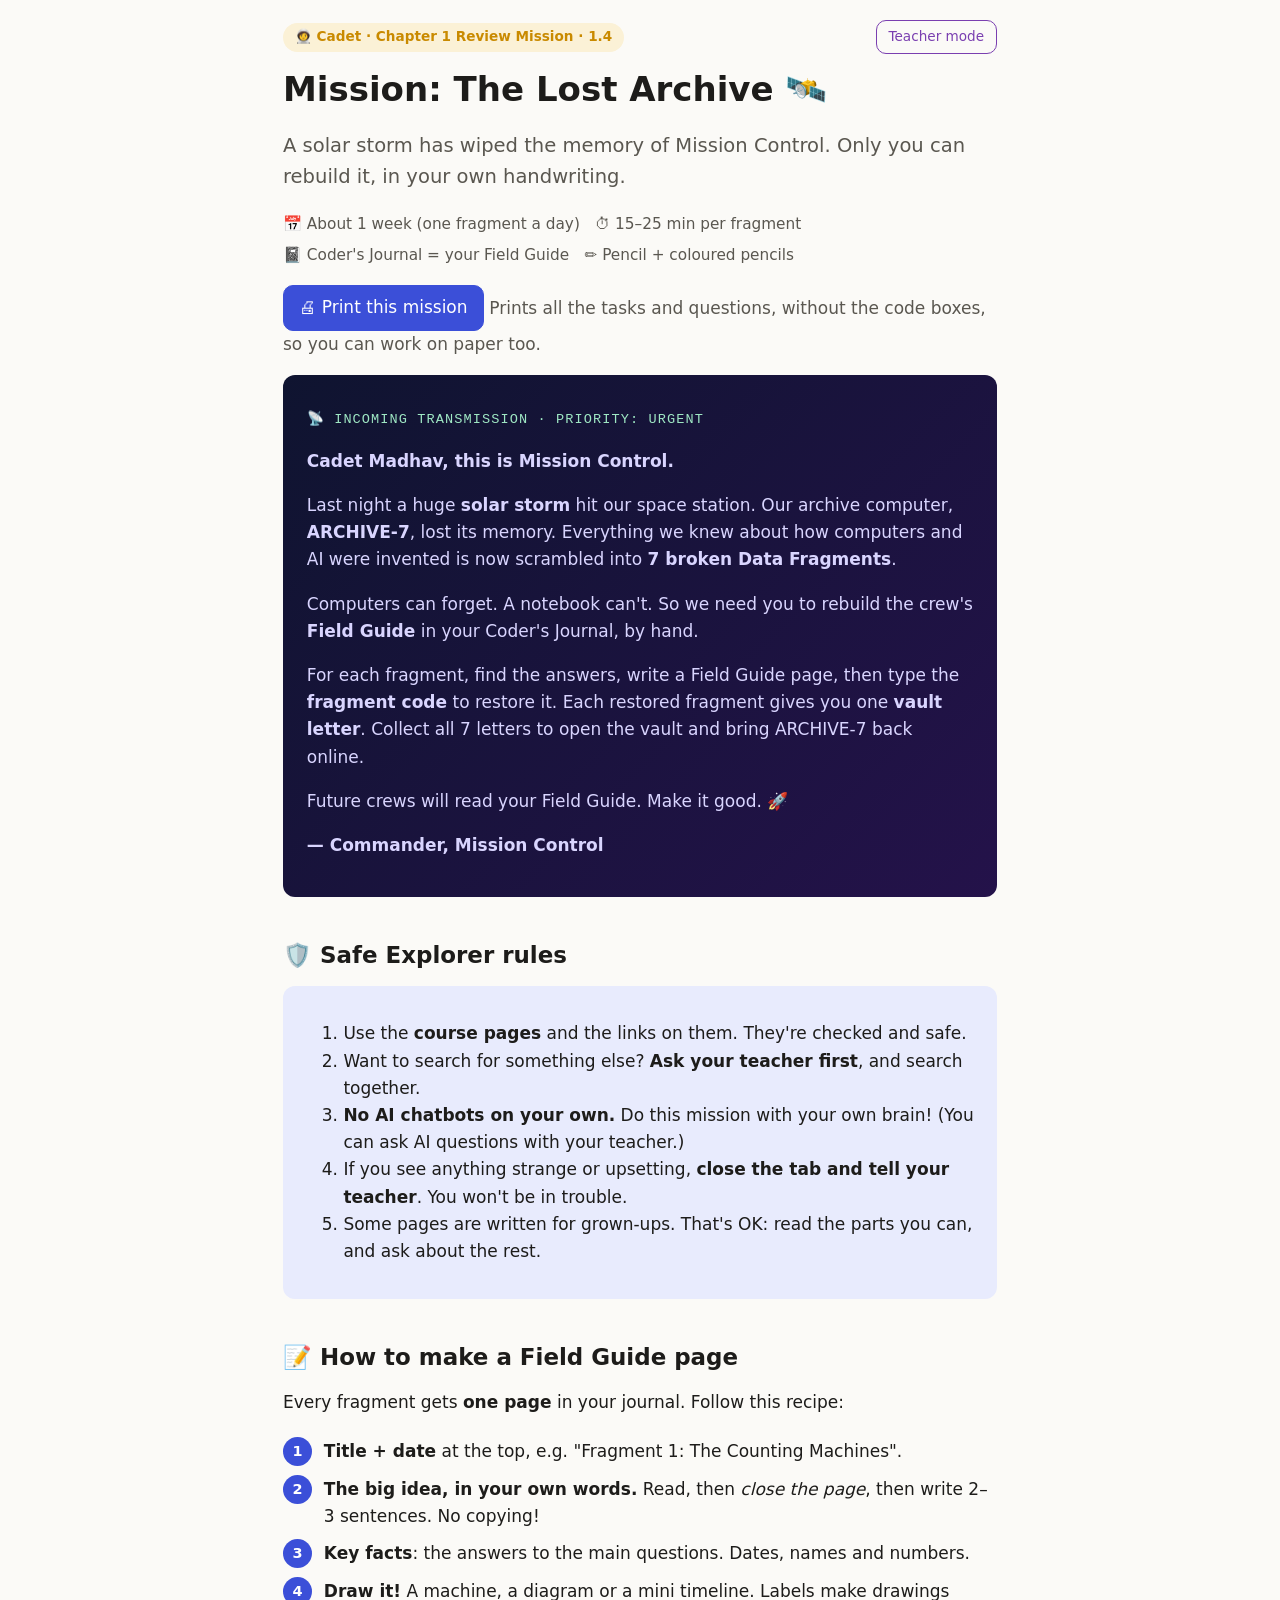
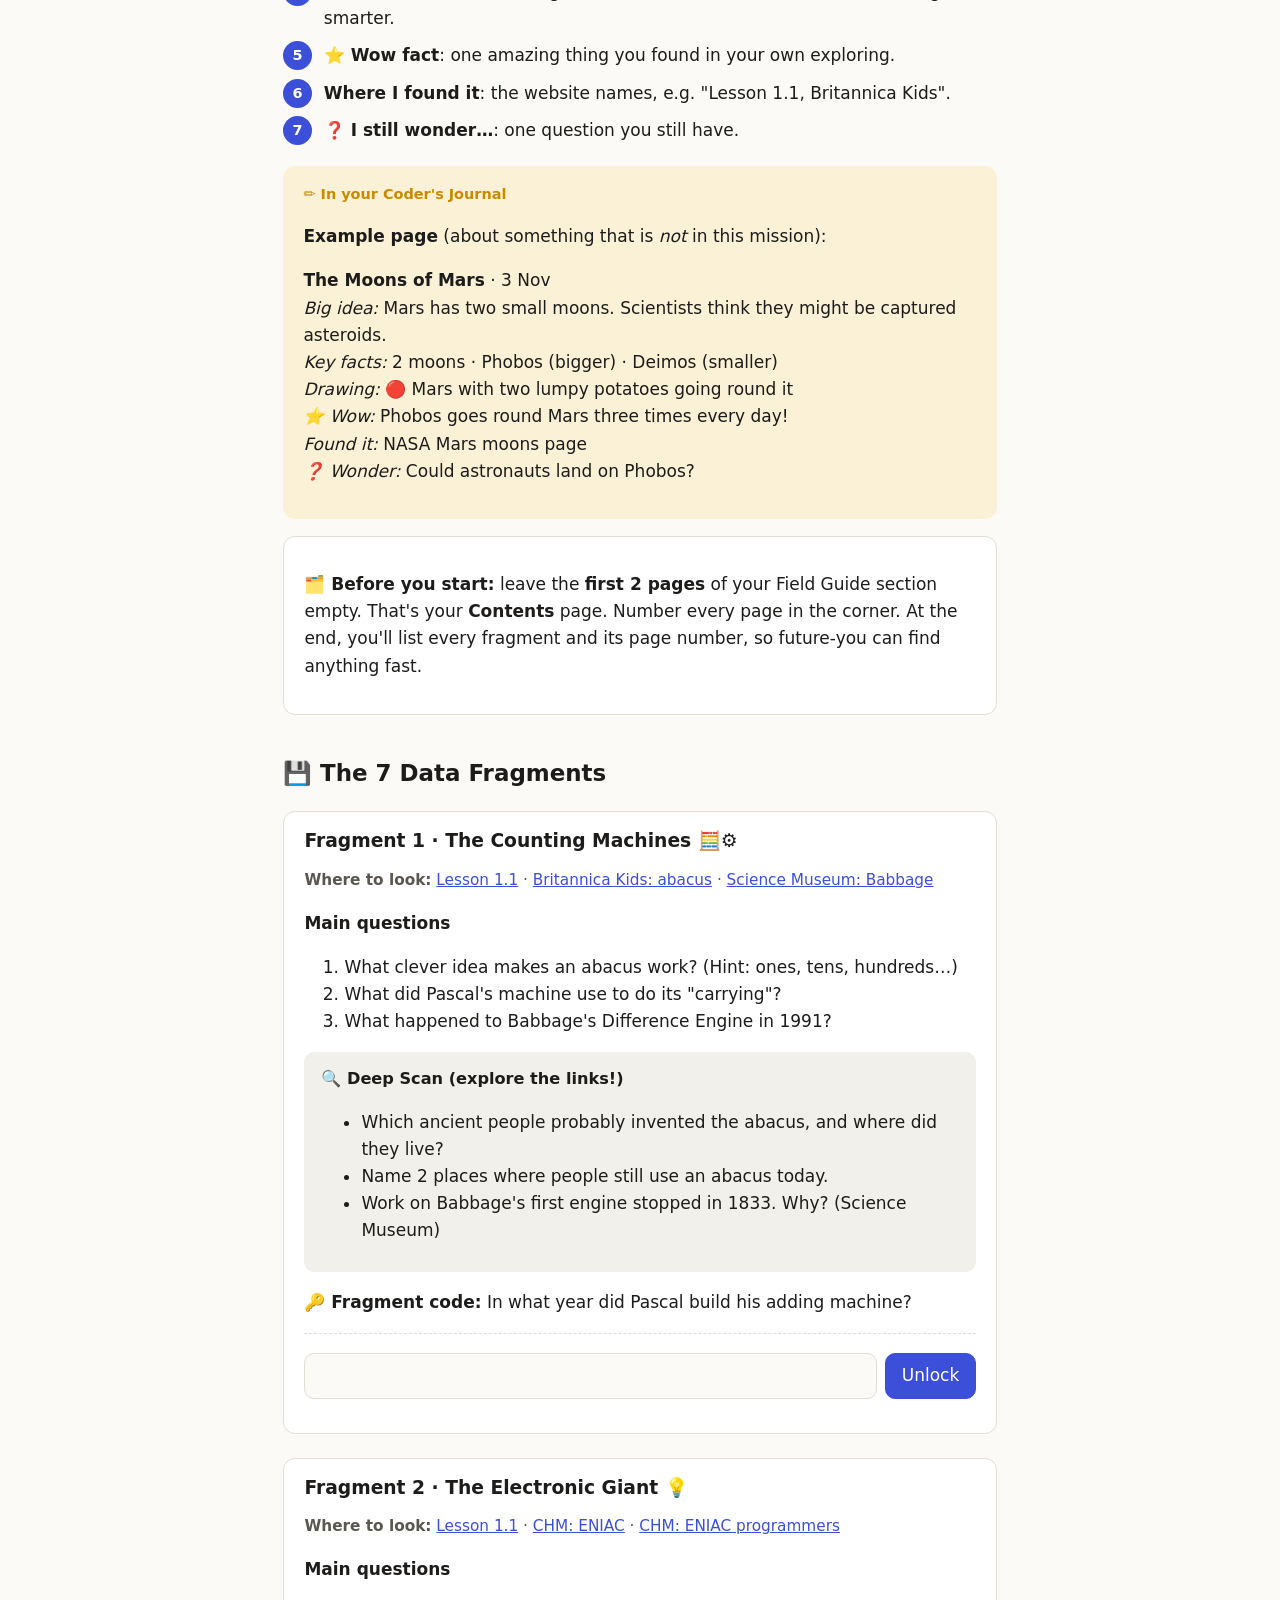
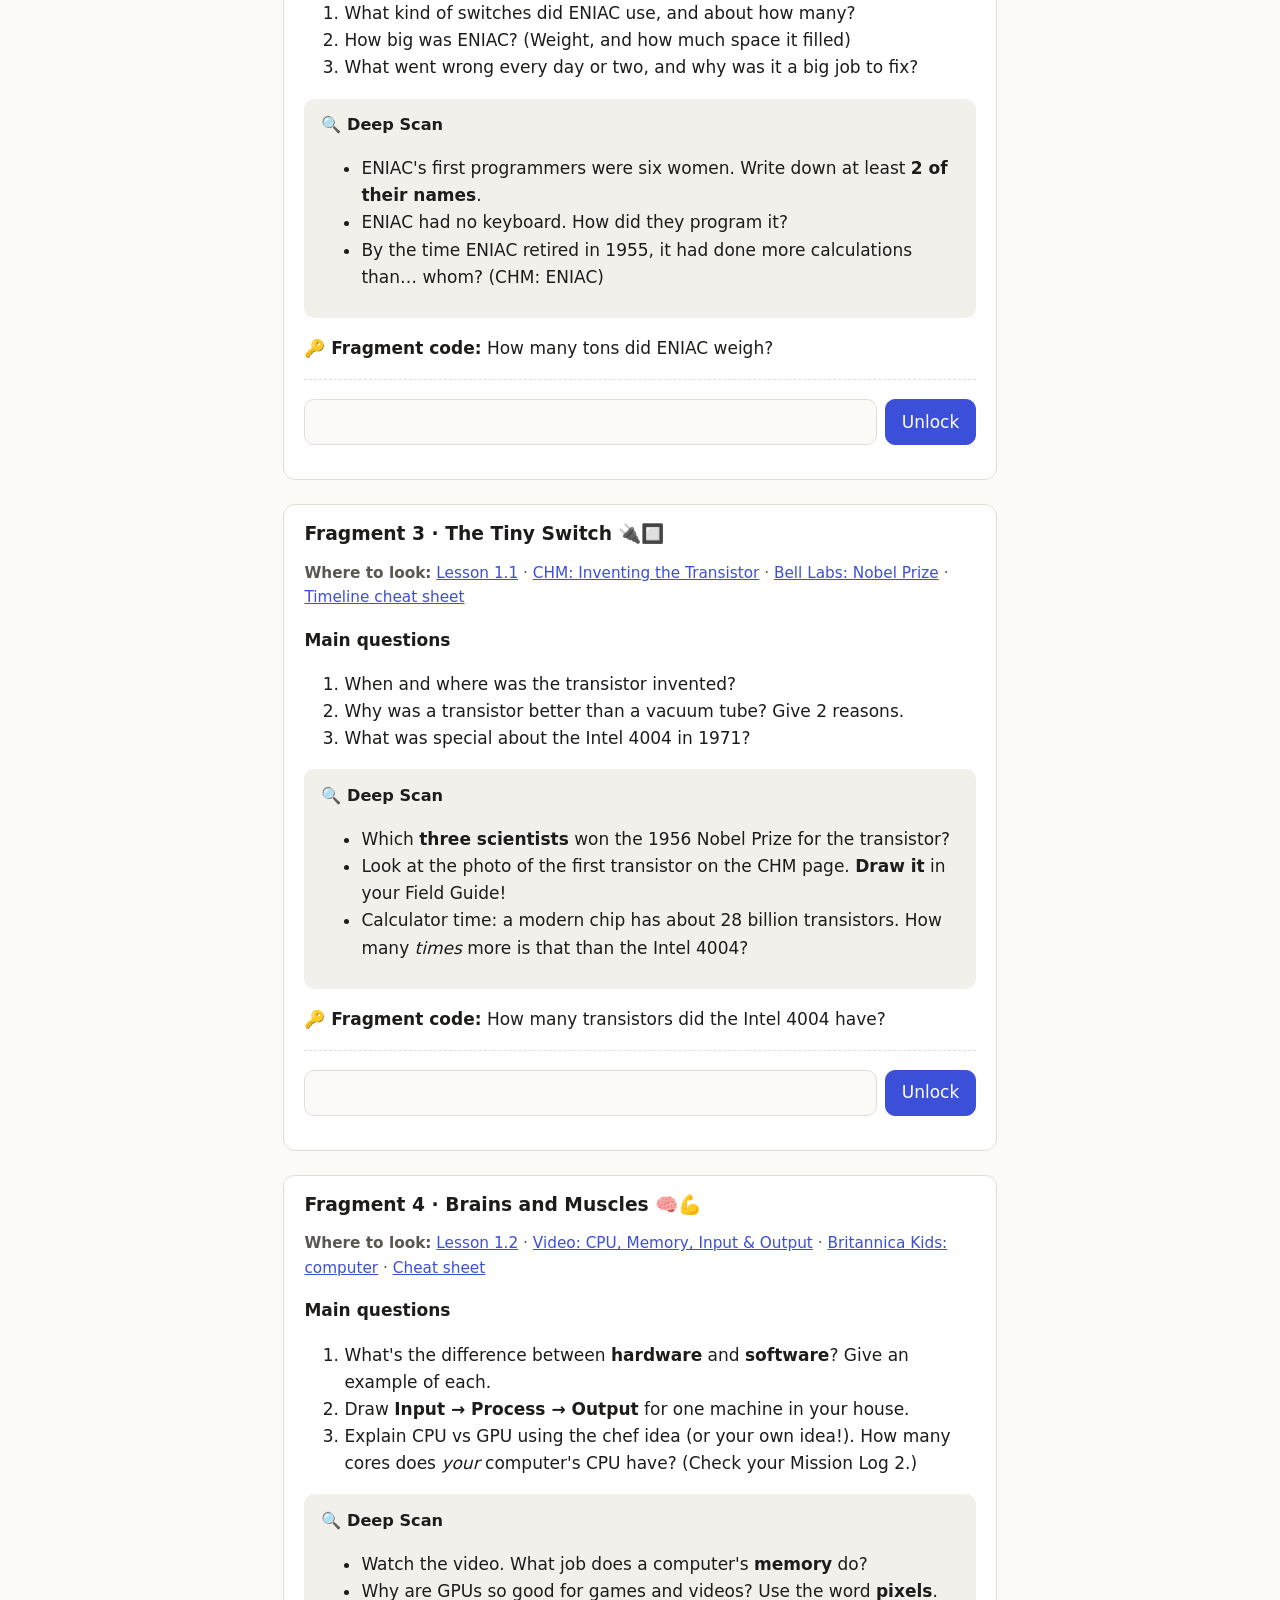
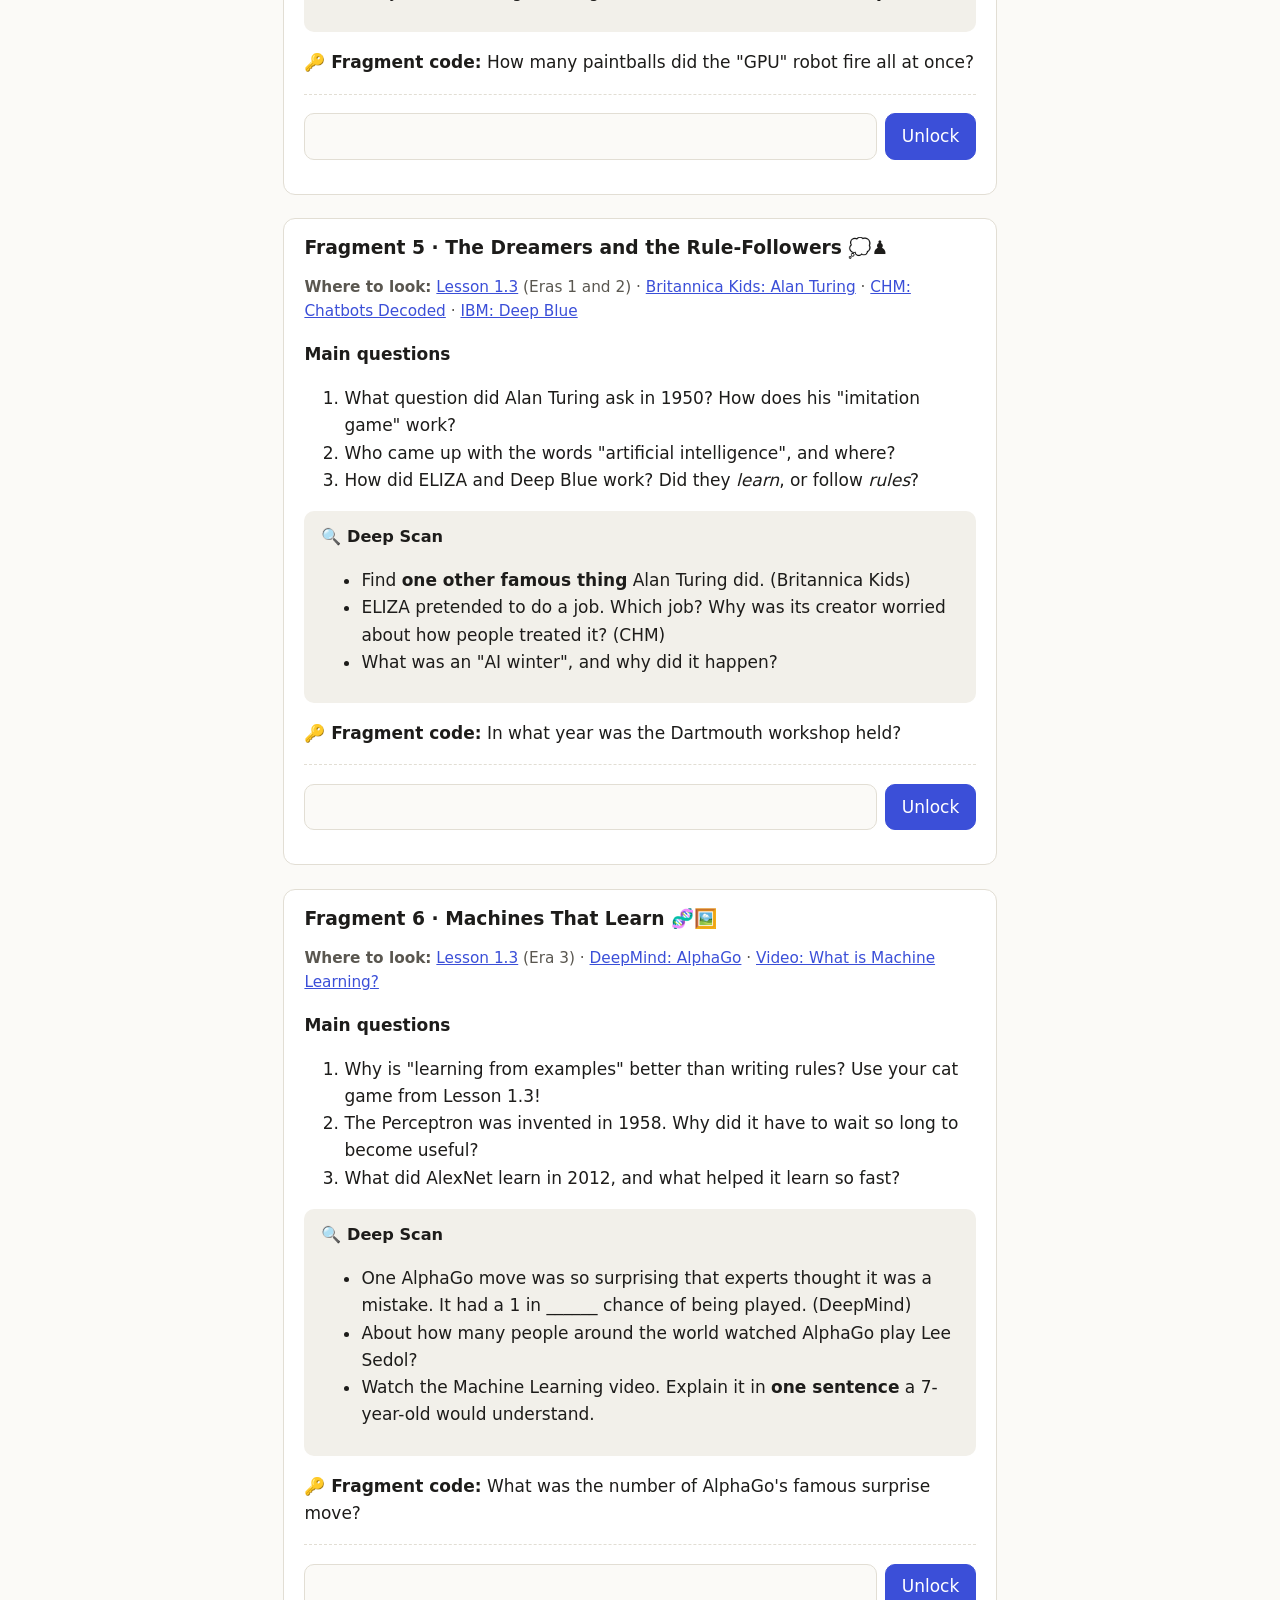
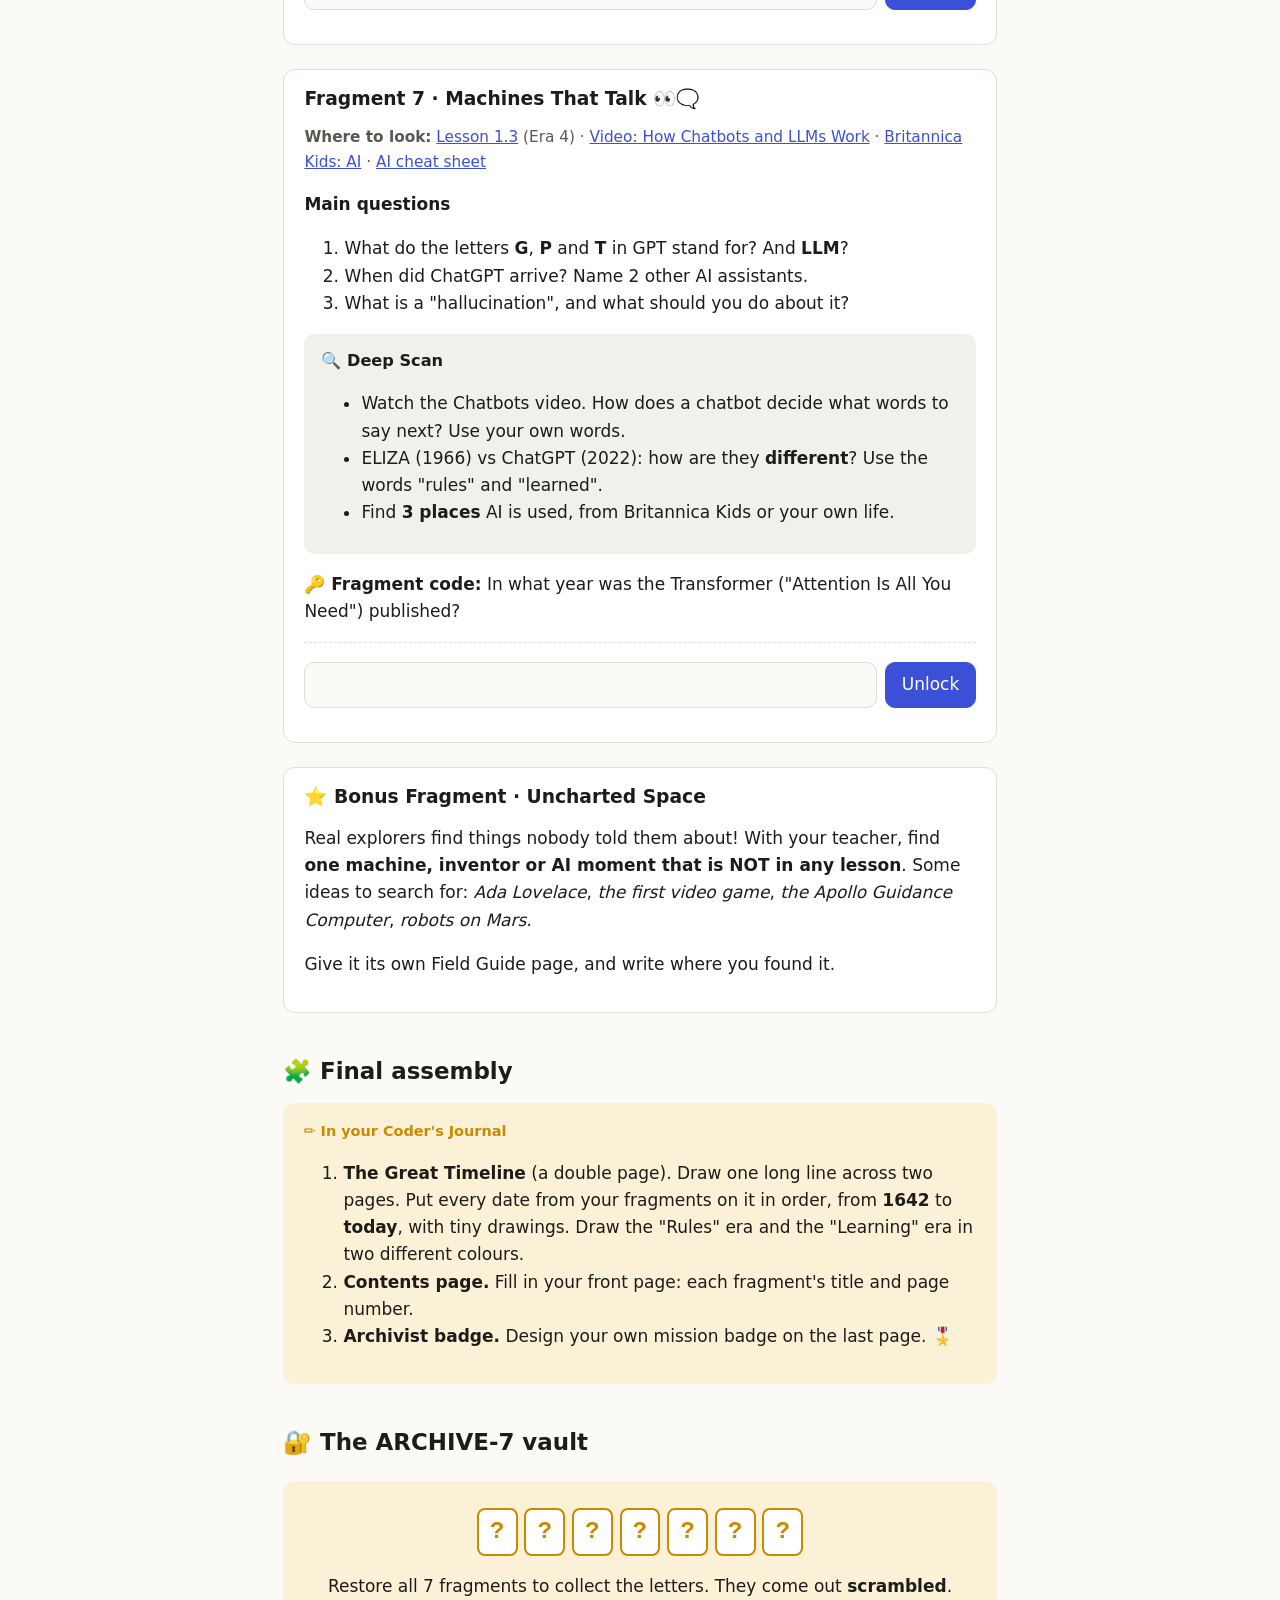
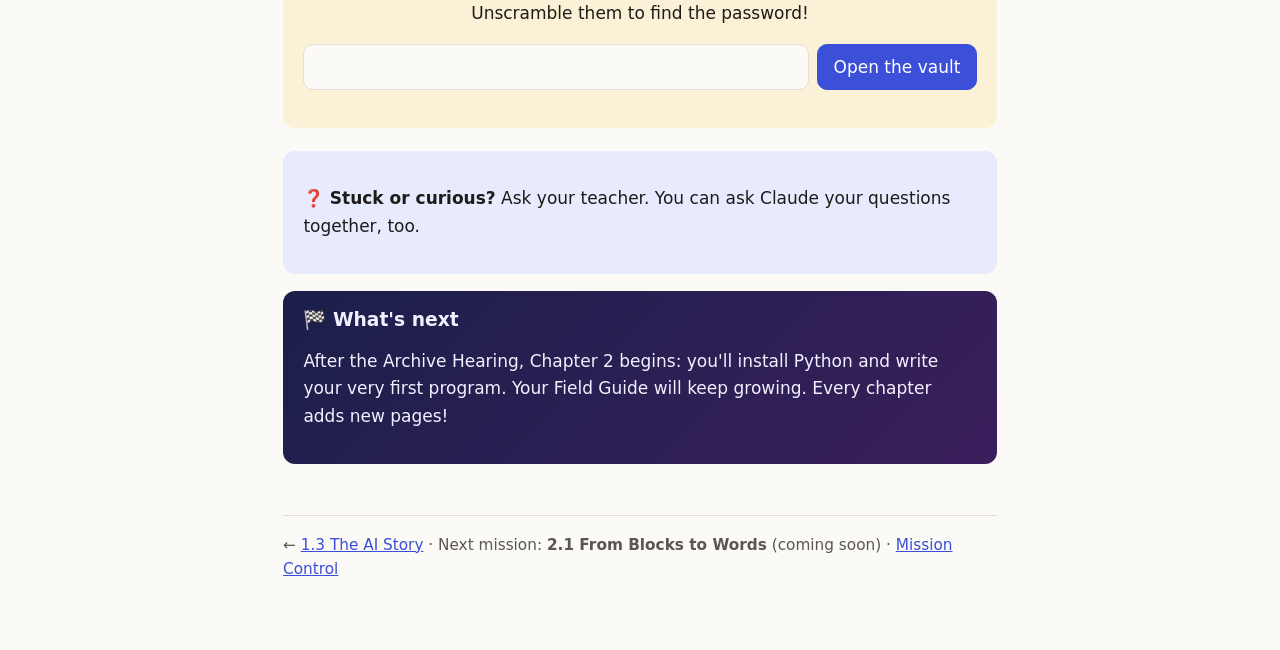
<file: lessons/0004-the-lost-archive.html>
<!doctype html>
<html lang="en">
<head>
<meta charset="utf-8">
<meta name="viewport" content="width=device-width, initial-scale=1, viewport-fit=cover">
<title>1.4 Mission: The Lost Archive</title>
<meta name="syllabus-id" content="1.4">
<link rel="stylesheet" href="../assets/course.css">
<script src="../assets/course.js"></script>
</head>
<body>

<div class="topbar">
  <span class="badge">🧑‍🚀 Cadet · Chapter 1 Review Mission · 1.4</span>
  <button class="teacher-toggle" data-teacher-toggle>Teacher mode</button>
</div>

<main>
  <h1>Mission: The Lost Archive 🛰️</h1>
  <p class="lede">A solar storm has wiped the memory of Mission Control. Only you can rebuild it, in your own handwriting.</p>
  <div class="lesson-meta"><span>📅 About 1 week (one fragment a day)</span><span>⏱ 15–25 min per fragment</span><span>📓 Coder's Journal = your Field Guide</span><span>✏️ Pencil + coloured pencils</span></div>

  <p class="no-print"><button class="primary" data-print-page>🖨 Print this mission</button> <span class="muted">Prints all the tasks and questions, without the code boxes, so you can work on paper too.</span></p>

  <div class="teacher-note">
    <strong>What this is:</strong> a self-directed review of Chapter 1. Madhav re-reads lessons 1.1–1.3, explores the "Explore more" links, and writes his <strong>own notes</strong> in his journal. Writing notes from memory in his own words builds long-term memory far better than re-reading.<br>
    <strong>How to run it:</strong><br>
    (1) <em>Kick-off, together (10 min):</em> read the story, the Safe Explorer rules and the "How to make a Field Guide page" recipe. Set up the Contents page with him.<br>
    (2) <em>On his own:</em> about one fragment a day. This counts as his homework for the week. Each fragment code he unlocks shows a vault letter. Progress is saved in the browser, so use the same device and browser each day.<br>
    (3) <em>Final session, the Archive Hearing (about 30–45 min):</em> he closes the screen and answers your questions <strong>using only his notebook</strong>. If his notes can answer them, they're good notes. Questions and a rubric are in <code>teacher/0004-the-lost-archive-key.md</code>.<br>
    <strong>Watch for:</strong> copying sentences word for word. Gently push "close the page, then write". Short and in his own words beats long and copied.
  </div>

  <!-- STORY -->
  <div class="story">
    <p class="transmission">📡 Incoming transmission · Priority: URGENT</p>
    <p><strong>Cadet Madhav, this is Mission Control.</strong></p>
    <p>Last night a huge <strong>solar storm</strong> hit our space station. Our archive computer, <strong>ARCHIVE-7</strong>, lost its memory. Everything we knew about how computers and AI were invented is now scrambled into <strong>7 broken Data Fragments</strong>.</p>
    <p>Computers can forget. A notebook can't. So we need you to rebuild the crew's <strong>Field Guide</strong> in your Coder's Journal, by hand.</p>
    <p>For each fragment, find the answers, write a Field Guide page, then type the <strong>fragment code</strong> to restore it. Each restored fragment gives you one <strong>vault letter</strong>. Collect all 7 letters to open the vault and bring ARCHIVE-7 back online.</p>
    <p>Future crews will read your Field Guide. Make it good. 🚀</p>
    <p><strong>— Commander, Mission Control</strong></p>
  </div>

  <!-- SAFE EXPLORER RULES -->
  <h2>🛡️ Safe Explorer rules</h2>
  <div class="card callout">
    <ol>
      <li>Use the <strong>course pages</strong> and the links on them. They're checked and safe.</li>
      <li>Want to search for something else? <strong>Ask your teacher first</strong>, and search together.</li>
      <li><strong>No AI chatbots on your own.</strong> Do this mission with your own brain! (You can ask AI questions with your teacher.)</li>
      <li>If you see anything strange or upsetting, <strong>close the tab and tell your teacher</strong>. You won't be in trouble.</li>
      <li>Some pages are written for grown-ups. That's OK: read the parts you can, and ask about the rest.</li>
    </ol>
  </div>

  <!-- NOTE RECIPE -->
  <h2>📝 How to make a Field Guide page</h2>
  <p>Every fragment gets <strong>one page</strong> in your journal. Follow this recipe:</p>
  <ol class="recipe">
    <li><strong>Title + date</strong> at the top, e.g. "Fragment 1: The Counting Machines".</li>
    <li><strong>The big idea, in your own words.</strong> Read, then <em>close the page</em>, then write 2–3 sentences. No copying!</li>
    <li><strong>Key facts</strong>: the answers to the main questions. Dates, names and numbers.</li>
    <li><strong>Draw it!</strong> A machine, a diagram or a mini timeline. Labels make drawings smarter.</li>
    <li><strong>⭐ Wow fact</strong>: one amazing thing you found in your own exploring.</li>
    <li><strong>Where I found it</strong>: the website names, e.g. "Lesson 1.1, Britannica Kids".</li>
    <li><strong>❓ I still wonder…</strong>: one question you still have.</li>
  </ol>

  <div class="card journal">
    <p><strong>Example page</strong> (about something that is <em>not</em> in this mission):</p>
    <p><strong>The Moons of Mars</strong> · 3 Nov<br>
    <em>Big idea:</em> Mars has two small moons. Scientists think they might be captured asteroids.<br>
    <em>Key facts:</em> 2 moons · Phobos (bigger) · Deimos (smaller)<br>
    <em>Drawing:</em> 🔴 Mars with two lumpy potatoes going round it<br>
    <em>⭐ Wow:</em> Phobos goes round Mars three times every day!<br>
    <em>Found it:</em> NASA Mars moons page<br>
    <em>❓ Wonder:</em> Could astronauts land on Phobos?</p>
  </div>

  <div class="card">
    <p><strong>🗂️ Before you start:</strong> leave the <strong>first 2 pages</strong> of your Field Guide section empty. That's your <strong>Contents</strong> page. Number every page in the corner. At the end, you'll list every fragment and its page number, so future-you can find anything fast.</p>
  </div>

  <!-- FRAGMENTS -->
  <h2>💾 The 7 Data Fragments</h2>

  <!-- 1 -->
  <div class="fragment">
    <h3>Fragment 1 · The Counting Machines 🧮⚙️</h3>
    <p class="where"><strong>Where to look:</strong> <a href="0001-machines-that-count.html">Lesson 1.1</a> · <a href="https://kids.britannica.com/kids/article/abacus/351393">Britannica Kids: abacus</a> · <a href="https://www.sciencemuseum.org.uk/objects-and-stories/charles-babbages-difference-engines-and-science-museum">Science Museum: Babbage</a></p>
    <p><strong>Main questions</strong></p>
    <ol>
      <li>What clever idea makes an abacus work? (Hint: ones, tens, hundreds…)</li>
      <li>What did Pascal's machine use to do its "carrying"?</li>
      <li>What happened to Babbage's Difference Engine in 1991?</li>
    </ol>
    <div class="deep-scan">
      <h4>🔍 Deep Scan (explore the links!)</h4>
      <ul>
        <li>Which ancient people probably invented the abacus, and where did they live?</li>
        <li>Name 2 places where people still use an abacus today.</li>
        <li>Work on Babbage's first engine stopped in 1833. Why? (Science Museum)</li>
      </ul>
    </div>
    <p><strong>🔑 Fragment code:</strong> In what year did Pascal build his adding machine?</p>
    <span class="write-lines"></span>
    <div class="lock" data-lock="la-f1" data-hash="yjbesy" data-reward="C" data-hint="Look at the second stop on the Lesson 1.1 timeline."></div>
  </div>

  <!-- 2 -->
  <div class="fragment">
    <h3>Fragment 2 · The Electronic Giant 💡</h3>
    <p class="where"><strong>Where to look:</strong> <a href="0001-machines-that-count.html">Lesson 1.1</a> · <a href="https://www.computerhistory.org/revolution/birth-of-the-computer/4/78">CHM: ENIAC</a> · <a href="https://www.computerhistory.org/revolution/birth-of-the-computer/4/78/317">CHM: ENIAC programmers</a></p>
    <p><strong>Main questions</strong></p>
    <ol>
      <li>What kind of switches did ENIAC use, and about how many?</li>
      <li>How big was ENIAC? (Weight, and how much space it filled)</li>
      <li>What went wrong every day or two, and why was it a big job to fix?</li>
    </ol>
    <div class="deep-scan">
      <h4>🔍 Deep Scan</h4>
      <ul>
        <li>ENIAC's first programmers were six women. Write down at least <strong>2 of their names</strong>.</li>
        <li>ENIAC had no keyboard. How did they program it?</li>
        <li>By the time ENIAC retired in 1955, it had done more calculations than… whom? (CHM: ENIAC)</li>
      </ul>
    </div>
    <p><strong>🔑 Fragment code:</strong> How many tons did ENIAC weigh?</p>
    <span class="write-lines"></span>
    <div class="lock" data-lock="la-f2" data-hash="3hmvc" data-reward="H" data-hint="Type just the number."></div>
  </div>

  <!-- 3 -->
  <div class="fragment">
    <h3>Fragment 3 · The Tiny Switch 🔌🔲</h3>
    <p class="where"><strong>Where to look:</strong> <a href="0001-machines-that-count.html">Lesson 1.1</a> · <a href="https://www.computerhistory.org/revolution/digital-logic/12/273">CHM: Inventing the Transistor</a> · <a href="https://www.nokia.com/bell-labs/about/awards/1956-nobel-prize-physics/">Bell Labs: Nobel Prize</a> · <a href="../reference/computer-timeline.html">Timeline cheat sheet</a></p>
    <p><strong>Main questions</strong></p>
    <ol>
      <li>When and where was the transistor invented?</li>
      <li>Why was a transistor better than a vacuum tube? Give 2 reasons.</li>
      <li>What was special about the Intel 4004 in 1971?</li>
    </ol>
    <div class="deep-scan">
      <h4>🔍 Deep Scan</h4>
      <ul>
        <li>Which <strong>three scientists</strong> won the 1956 Nobel Prize for the transistor?</li>
        <li>Look at the photo of the first transistor on the CHM page. <strong>Draw it</strong> in your Field Guide!</li>
        <li>Calculator time: a modern chip has about 28 billion transistors. How many <em>times</em> more is that than the Intel 4004?</li>
      </ul>
    </div>
    <p><strong>🔑 Fragment code:</strong> How many transistors did the Intel 4004 have?</p>
    <span class="write-lines"></span>
    <div class="lock" data-lock="la-f3" data-hash="yjc3wq" data-reward="I" data-hint="It's in the 1971 stop. Commas are OK."></div>
  </div>

  <!-- 4 -->
  <div class="fragment">
    <h3>Fragment 4 · Brains and Muscles 🧠💪</h3>
    <p class="where"><strong>Where to look:</strong> <a href="0002-cpu-gpu-and-software.html">Lesson 1.2</a> · <a href="https://www.youtube.com/watch?v=DKGZlaPlVLY">Video: CPU, Memory, Input &amp; Output</a> · <a href="https://kids.britannica.com/kids/article/computer/352990">Britannica Kids: computer</a> · <a href="../reference/hardware-and-software.html">Cheat sheet</a></p>
    <p><strong>Main questions</strong></p>
    <ol>
      <li>What's the difference between <strong>hardware</strong> and <strong>software</strong>? Give an example of each.</li>
      <li>Draw <strong>Input → Process → Output</strong> for one machine in your house.</li>
      <li>Explain CPU vs GPU using the chef idea (or your own idea!). How many cores does <em>your</em> computer's CPU have? (Check your Mission Log 2.)</li>
    </ol>
    <div class="deep-scan">
      <h4>🔍 Deep Scan</h4>
      <ul>
        <li>Watch the video. What job does a computer's <strong>memory</strong> do?</li>
        <li>Why are GPUs so good for games and videos? Use the word <strong>pixels</strong>.</li>
      </ul>
    </div>
    <p><strong>🔑 Fragment code:</strong> How many paintballs did the "GPU" robot fire all at once?</p>
    <span class="write-lines"></span>
    <div class="lock" data-lock="la-f4" data-hash="yjbahz" data-reward="V" data-hint="It's in the Lesson 1.2 paintball section."></div>
  </div>

  <!-- 5 -->
  <div class="fragment">
    <h3>Fragment 5 · The Dreamers and the Rule-Followers 💭♟️</h3>
    <p class="where"><strong>Where to look:</strong> <a href="0003-the-ai-story.html">Lesson 1.3</a> (Eras 1 and 2) · <a href="https://kids.britannica.com/kids/article/Alan-Turing/625453">Britannica Kids: Alan Turing</a> · <a href="https://computerhistory.org/stories/chatbots-decoded/">CHM: Chatbots Decoded</a> · <a href="https://www.ibm.com/history/deep-blue">IBM: Deep Blue</a></p>
    <p><strong>Main questions</strong></p>
    <ol>
      <li>What question did Alan Turing ask in 1950? How does his "imitation game" work?</li>
      <li>Who came up with the words "artificial intelligence", and where?</li>
      <li>How did ELIZA and Deep Blue work? Did they <em>learn</em>, or follow <em>rules</em>?</li>
    </ol>
    <div class="deep-scan">
      <h4>🔍 Deep Scan</h4>
      <ul>
        <li>Find <strong>one other famous thing</strong> Alan Turing did. (Britannica Kids)</li>
        <li>ELIZA pretended to do a job. Which job? Why was its creator worried about how people treated it? (CHM)</li>
        <li>What was an "AI winter", and why did it happen?</li>
      </ul>
    </div>
    <p><strong>🔑 Fragment code:</strong> In what year was the Dartmouth workshop held?</p>
    <span class="write-lines"></span>
    <div class="lock" data-lock="la-f5" data-hash="yjbhcq" data-reward="E" data-hint="Not the year of the proposal. The year they actually met."></div>
  </div>

  <!-- 6 -->
  <div class="fragment">
    <h3>Fragment 6 · Machines That Learn 🧬🖼️</h3>
    <p class="where"><strong>Where to look:</strong> <a href="0003-the-ai-story.html">Lesson 1.3</a> (Era 3) · <a href="https://deepmind.google/research/alphago/">DeepMind: AlphaGo</a> · <a href="https://www.youtube.com/watch?v=OeU5m6vRyCk">Video: What is Machine Learning?</a></p>
    <p><strong>Main questions</strong></p>
    <ol>
      <li>Why is "learning from examples" better than writing rules? Use your cat game from Lesson 1.3!</li>
      <li>The Perceptron was invented in 1958. Why did it have to wait so long to become useful?</li>
      <li>What did AlexNet learn in 2012, and what helped it learn so fast?</li>
    </ol>
    <div class="deep-scan">
      <h4>🔍 Deep Scan</h4>
      <ul>
        <li>One AlphaGo move was so surprising that experts thought it was a mistake. It had a 1 in ______ chance of being played. (DeepMind)</li>
        <li>About how many people around the world watched AlphaGo play Lee Sedol?</li>
        <li>Watch the Machine Learning video. Explain it in <strong>one sentence</strong> a 7-year-old would understand.</li>
      </ul>
    </div>
    <p><strong>🔑 Fragment code:</strong> What was the number of AlphaGo's famous surprise move?</p>
    <span class="write-lines"></span>
    <div class="lock" data-lock="la-f6" data-hash="3hmvj" data-reward="A" data-hint="Look at the DeepMind AlphaGo page."></div>
  </div>

  <!-- 7 -->
  <div class="fragment">
    <h3>Fragment 7 · Machines That Talk 👀🗨️</h3>
    <p class="where"><strong>Where to look:</strong> <a href="0003-the-ai-story.html">Lesson 1.3</a> (Era 4) · <a href="https://www.youtube.com/watch?v=X-AWdfSFCHQ">Video: How Chatbots and LLMs Work</a> · <a href="https://kids.britannica.com/kids/article/artificial-intelligence/390648">Britannica Kids: AI</a> · <a href="../reference/ai-timeline.html">AI cheat sheet</a></p>
    <p><strong>Main questions</strong></p>
    <ol>
      <li>What do the letters <strong>G</strong>, <strong>P</strong> and <strong>T</strong> in GPT stand for? And <strong>LLM</strong>?</li>
      <li>When did ChatGPT arrive? Name 2 other AI assistants.</li>
      <li>What is a "hallucination", and what should you do about it?</li>
    </ol>
    <div class="deep-scan">
      <h4>🔍 Deep Scan</h4>
      <ul>
        <li>Watch the Chatbots video. How does a chatbot decide what words to say next? Use your own words.</li>
        <li>ELIZA (1966) vs ChatGPT (2022): how are they <strong>different</strong>? Use the words "rules" and "learned".</li>
        <li>Find <strong>3 places</strong> AI is used, from Britannica Kids or your own life.</li>
      </ul>
    </div>
    <p><strong>🔑 Fragment code:</strong> In what year was the Transformer ("Attention Is All You Need") published?</p>
    <span class="write-lines"></span>
    <div class="lock" data-lock="la-f7" data-hash="yjc1f3" data-reward="R" data-hint="Era 4, first stop."></div>
  </div>

  <!-- BONUS -->
  <div class="fragment">
    <h3>⭐ Bonus Fragment · Uncharted Space</h3>
    <p>Real explorers find things nobody told them about! With your teacher, find <strong>one machine, inventor or AI moment that is NOT in any lesson</strong>. Some ideas to search for: <em>Ada Lovelace</em>, <em>the first video game</em>, <em>the Apollo Guidance Computer</em>, <em>robots on Mars</em>.</p>
    <p>Give it its own Field Guide page, and write where you found it.</p>
  </div>

  <!-- FINAL ASSEMBLY -->
  <h2>🧩 Final assembly</h2>
  <div class="card journal">
    <ol>
      <li><strong>The Great Timeline</strong> (a double page). Draw one long line across two pages. Put every date from your fragments on it in order, from <strong>1642</strong> to <strong>today</strong>, with tiny drawings. Draw the "Rules" era and the "Learning" era in two different colours.</li>
      <li><strong>Contents page.</strong> Fill in your front page: each fragment's title and page number.</li>
      <li><strong>Archivist badge.</strong> Design your own mission badge on the last page. 🎖️</li>
    </ol>
  </div>

  <!-- VAULT -->
  <h2 class="no-print">🔐 The ARCHIVE-7 vault</h2>
  <div class="vault" data-locks="la-f1,la-f2,la-f3,la-f4,la-f5,la-f6,la-f7" data-hash="hofiyv">
    <p>Restore all 7 fragments to collect the letters. They come out <strong>scrambled</strong>. Unscramble them to find the password!</p>
    <div class="vault-reward" hidden>
      <h3>✅ ARCHIVE-7 IS BACK ONLINE!</h3>
      <p>📡 <em>"Outstanding work, Cadet. Thanks to your Field Guide, no storm can ever wipe our history again. Report to your teacher for the <strong>Archive Hearing</strong>. Bring your Field Guide!"</em></p>
      <p>— Commander, Mission Control</p>
    </div>
  </div>

  <div class="teacher-note">Codes check offline in the browser, and the answers aren't in the page as plain text. A determined cadet could still find the vault word in the source, but the notebook is the real deliverable, not the vault.</div>

  <div class="card callout"><p>❓ <strong>Stuck or curious?</strong> Ask your teacher. You can ask Claude your questions together, too.</p></div>

  <div class="card deep-space">
    <h3>🏁 What's next</h3>
    <p>After the Archive Hearing, Chapter 2 begins: you'll install Python and write your very first program. Your Field Guide will keep growing. Every chapter adds new pages!</p>
  </div>

  <div class="lesson-footer">
    ← <a href="0003-the-ai-story.html">1.3 The AI Story</a> · Next mission: <strong>2.1 From Blocks to Words</strong> (coming soon) · <a href="../index.html">Mission Control</a>
  </div>
</main>
</body>
</html>
</file>
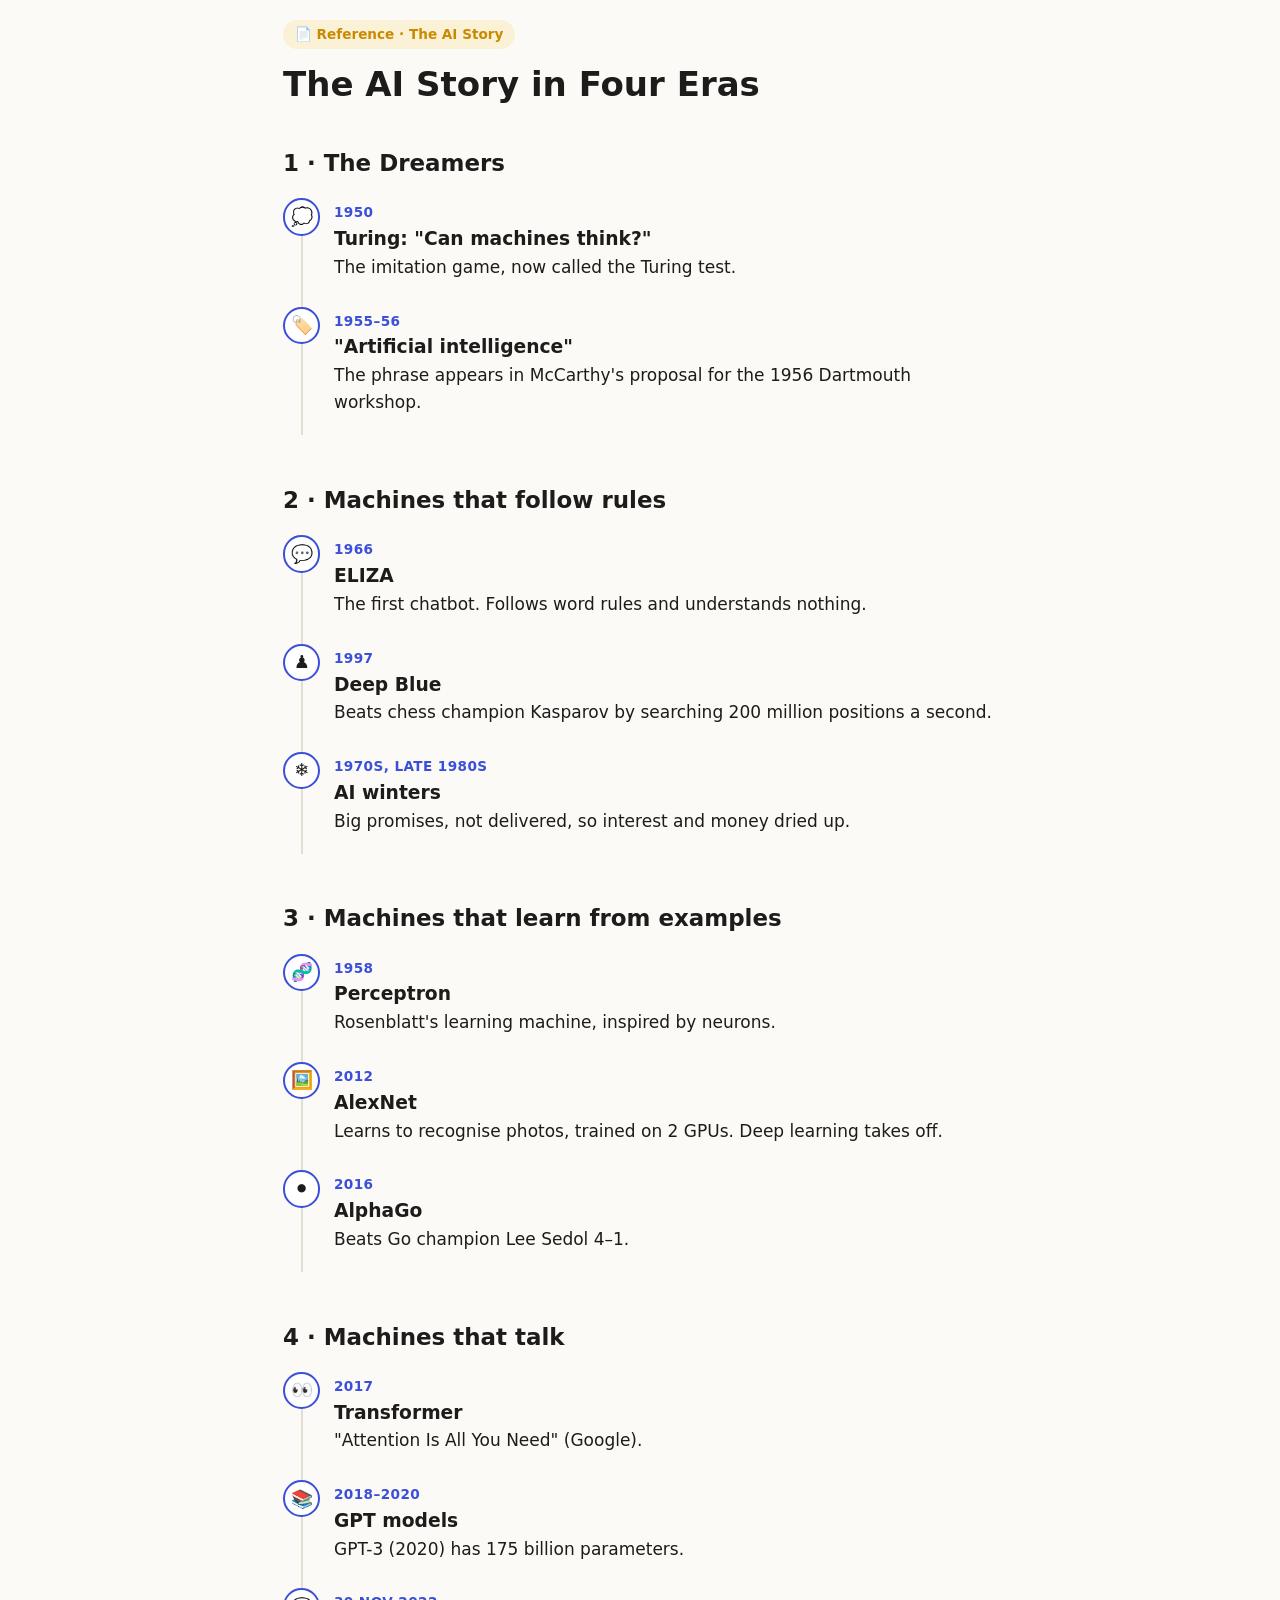
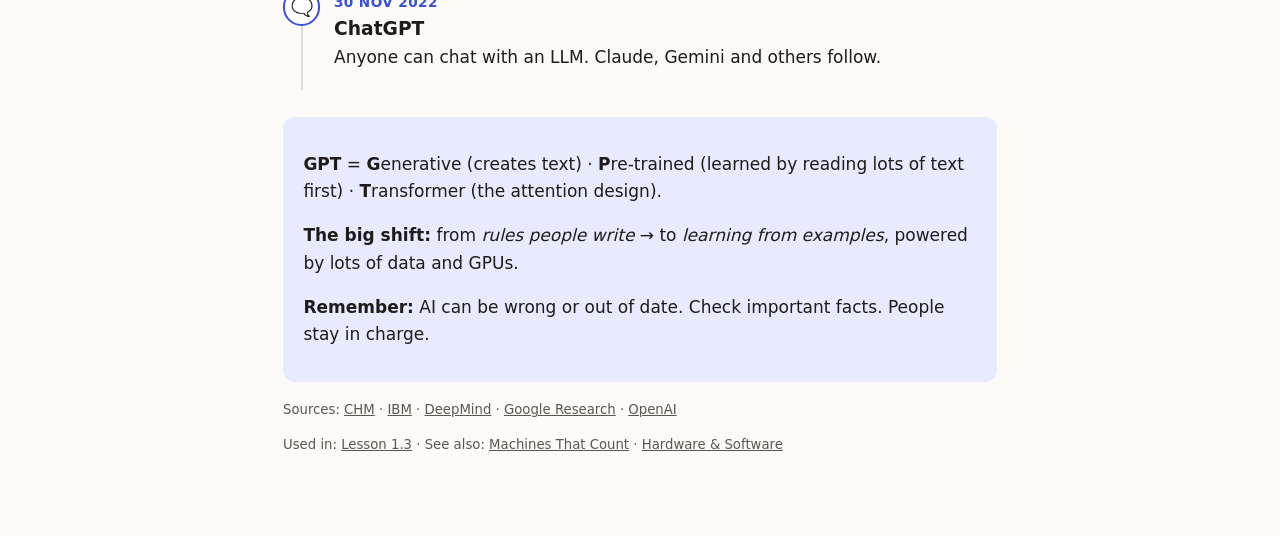
<file: reference/ai-timeline.html>
<!doctype html>
<html lang="en">
<head>
<meta charset="utf-8">
<meta name="viewport" content="width=device-width, initial-scale=1, viewport-fit=cover">
<title>Cheat Sheet — The AI Story</title>
<link rel="stylesheet" href="../assets/course.css">
</head>
<body>
<main>
  <div class="topbar"><span class="badge">📄 Reference · The AI Story</span></div>
  <h1>The AI Story in Four Eras</h1>

  <h2>1 · The Dreamers</h2>
  <ol class="timeline">
    <li><span class="dot">💭</span><span class="when">1950</span><h3>Turing: "Can machines think?"</h3><p>The imitation game, now called the Turing test.</p></li>
    <li><span class="dot">🏷️</span><span class="when">1955–56</span><h3>"Artificial intelligence"</h3><p>The phrase appears in McCarthy's proposal for the 1956 Dartmouth workshop.</p></li>
  </ol>

  <h2>2 · Machines that follow rules</h2>
  <ol class="timeline">
    <li><span class="dot">💬</span><span class="when">1966</span><h3>ELIZA</h3><p>The first chatbot. Follows word rules and understands nothing.</p></li>
    <li><span class="dot">♟️</span><span class="when">1997</span><h3>Deep Blue</h3><p>Beats chess champion Kasparov by searching 200 million positions a second.</p></li>
    <li><span class="dot">❄️</span><span class="when">1970s, late 1980s</span><h3>AI winters</h3><p>Big promises, not delivered, so interest and money dried up.</p></li>
  </ol>

  <h2>3 · Machines that learn from examples</h2>
  <ol class="timeline">
    <li><span class="dot">🧬</span><span class="when">1958</span><h3>Perceptron</h3><p>Rosenblatt's learning machine, inspired by neurons.</p></li>
    <li><span class="dot">🖼️</span><span class="when">2012</span><h3>AlexNet</h3><p>Learns to recognise photos, trained on 2 GPUs. Deep learning takes off.</p></li>
    <li><span class="dot">⚫</span><span class="when">2016</span><h3>AlphaGo</h3><p>Beats Go champion Lee Sedol 4–1.</p></li>
  </ol>

  <h2>4 · Machines that talk</h2>
  <ol class="timeline">
    <li><span class="dot">👀</span><span class="when">2017</span><h3>Transformer</h3><p>"Attention Is All You Need" (Google).</p></li>
    <li><span class="dot">📚</span><span class="when">2018–2020</span><h3>GPT models</h3><p>GPT-3 (2020) has 175 billion parameters.</p></li>
    <li><span class="dot">🗨️</span><span class="when">30 Nov 2022</span><h3>ChatGPT</h3><p>Anyone can chat with an LLM. Claude, Gemini and others follow.</p></li>
  </ol>

  <div class="card callout">
    <p><strong>GPT</strong> = <strong>G</strong>enerative (creates text) · <strong>P</strong>re-trained (learned by reading lots of text first) · <strong>T</strong>ransformer (the attention design).</p>
    <p><strong>The big shift:</strong> from <em>rules people write</em> → to <em>learning from examples</em>, powered by lots of data and GPUs.</p>
    <p><strong>Remember:</strong> AI can be wrong or out of date. Check important facts. People stay in charge.</p>
  </div>

  <p class="cite">Sources: <a href="https://computerhistory.org/events/1956-dartmouth-workshop-its-immediate/">CHM</a> · <a href="https://www.ibm.com/think/topics/history-of-artificial-intelligence">IBM</a> · <a href="https://deepmind.google/research/alphago/">DeepMind</a> · <a href="https://research.google/blog/transformer-a-novel-neural-network-architecture-for-language-understanding/">Google Research</a> · <a href="https://openai.com/index/chatgpt/">OpenAI</a></p>
  <p class="cite no-print">Used in: <a href="../lessons/0003-the-ai-story.html">Lesson 1.3</a> · See also: <a href="computer-timeline.html">Machines That Count</a> · <a href="hardware-and-software.html">Hardware &amp; Software</a></p>
</main>
</body>
</html>
</file>
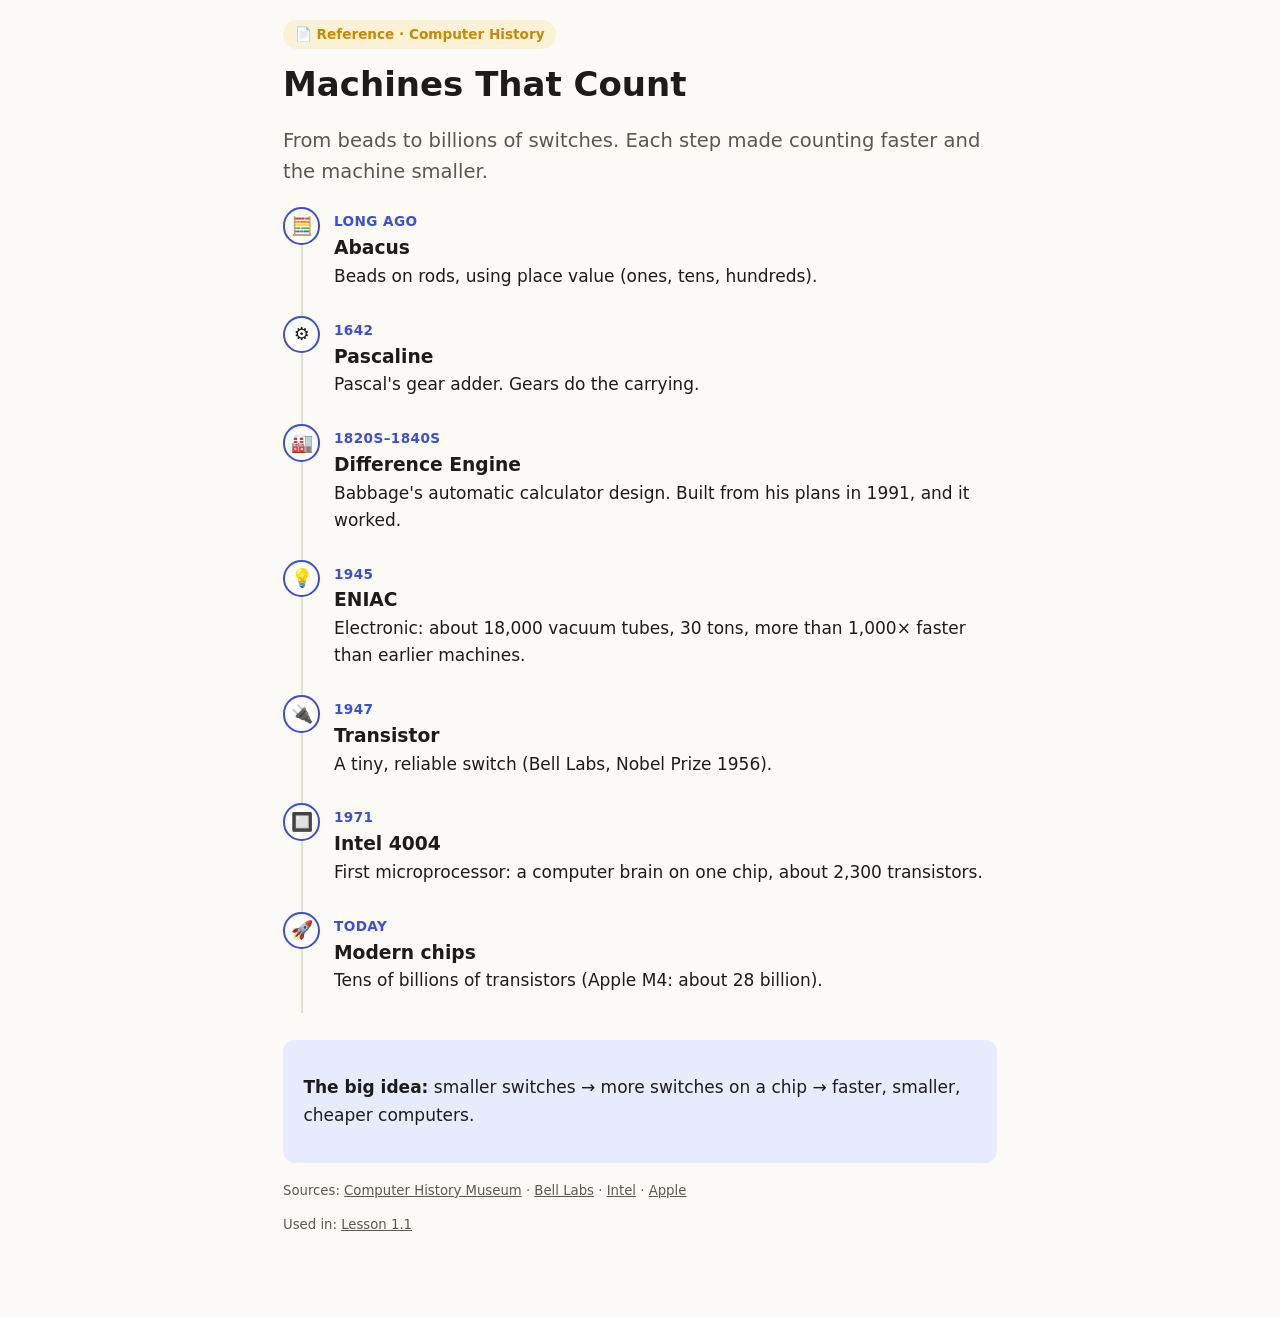
<file: reference/computer-timeline.html>
<!doctype html>
<html lang="en">
<head>
<meta charset="utf-8">
<meta name="viewport" content="width=device-width, initial-scale=1, viewport-fit=cover">
<title>Cheat Sheet — Machines That Count</title>
<link rel="stylesheet" href="../assets/course.css">
</head>
<body>
<main>
  <div class="topbar"><span class="badge">📄 Reference · Computer History</span></div>
  <h1>Machines That Count</h1>
  <p class="lede">From beads to billions of switches. Each step made counting faster and the machine smaller.</p>

  <ol class="timeline">
    <li><span class="dot">🧮</span><span class="when">Long ago</span><h3>Abacus</h3><p>Beads on rods, using place value (ones, tens, hundreds).</p></li>
    <li><span class="dot">⚙️</span><span class="when">1642</span><h3>Pascaline</h3><p>Pascal's gear adder. Gears do the carrying.</p></li>
    <li><span class="dot">🏭</span><span class="when">1820s–1840s</span><h3>Difference Engine</h3><p>Babbage's automatic calculator design. Built from his plans in 1991, and it worked.</p></li>
    <li><span class="dot">💡</span><span class="when">1945</span><h3>ENIAC</h3><p>Electronic: about 18,000 vacuum tubes, 30 tons, more than 1,000× faster than earlier machines.</p></li>
    <li><span class="dot">🔌</span><span class="when">1947</span><h3>Transistor</h3><p>A tiny, reliable switch (Bell Labs, Nobel Prize 1956).</p></li>
    <li><span class="dot">🔲</span><span class="when">1971</span><h3>Intel 4004</h3><p>First microprocessor: a computer brain on one chip, about 2,300 transistors.</p></li>
    <li><span class="dot">🚀</span><span class="when">Today</span><h3>Modern chips</h3><p>Tens of billions of transistors (Apple M4: about 28 billion).</p></li>
  </ol>

  <div class="card callout">
    <p><strong>The big idea:</strong> smaller switches → more switches on a chip → faster, smaller, cheaper computers.</p>
  </div>

  <p class="cite">Sources: <a href="https://www.computerhistory.org/revolution/">Computer History Museum</a> · <a href="https://www.nokia.com/bell-labs/about/awards/1956-nobel-prize-physics/">Bell Labs</a> · <a href="https://timeline.intel.com/1971/the-first-programmable-microprocessor:-the-4004">Intel</a> · <a href="https://www.apple.com/ca/newsroom/2024/05/apple-introduces-m4-chip/">Apple</a></p>
  <p class="cite no-print">Used in: <a href="../lessons/0001-machines-that-count.html">Lesson 1.1</a></p>
</main>
</body>
</html>
</file>
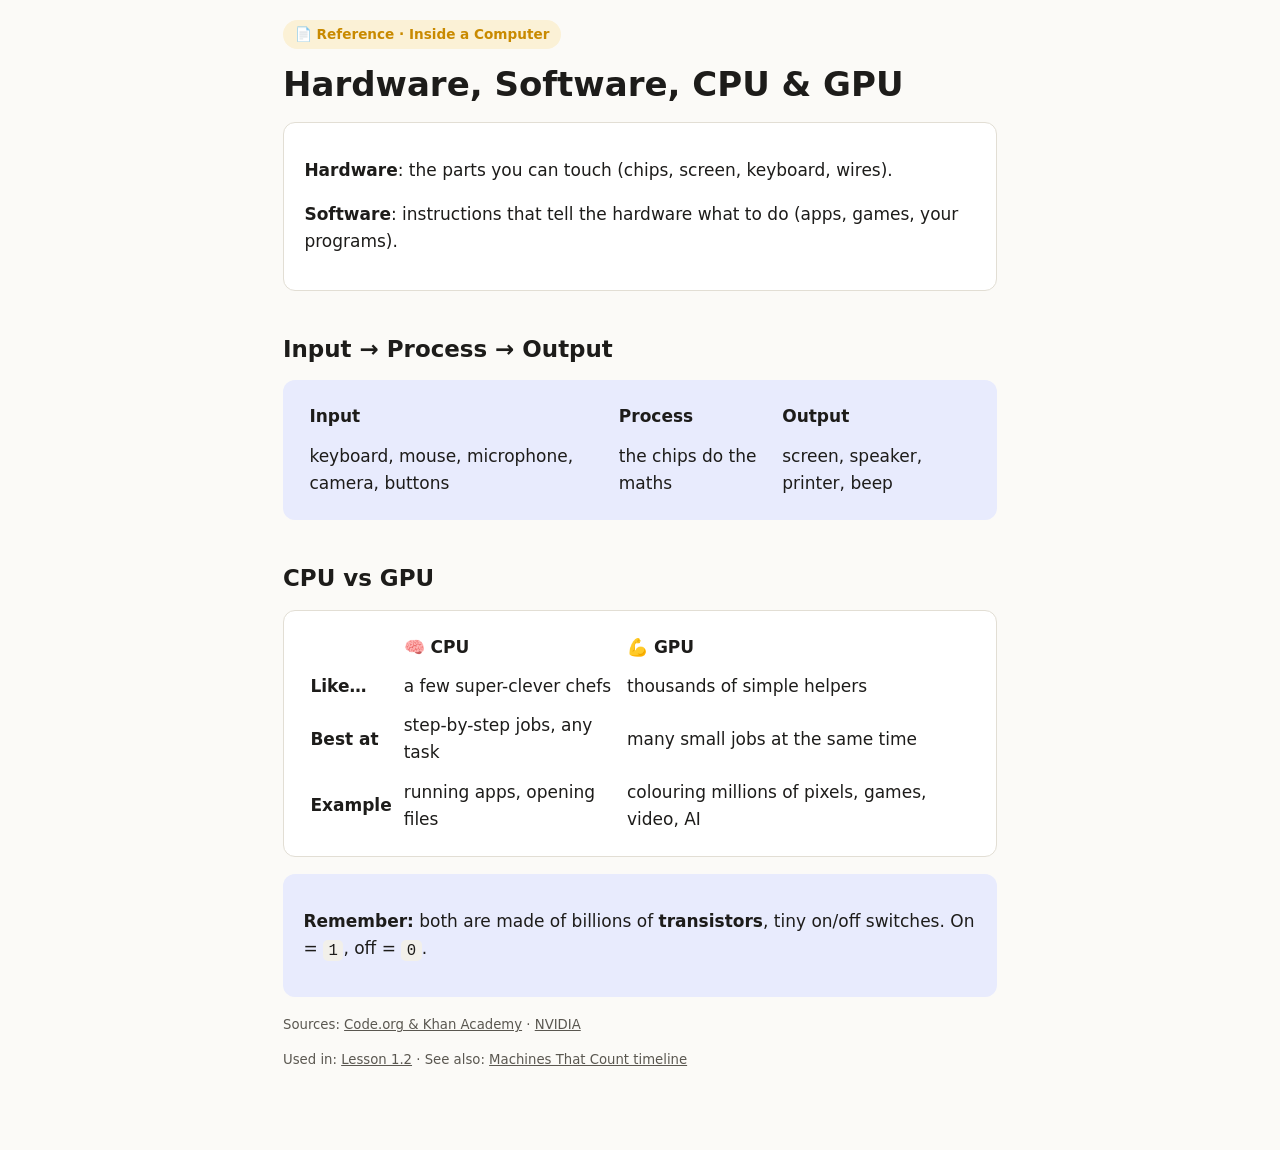
<file: reference/hardware-and-software.html>
<!doctype html>
<html lang="en">
<head>
<meta charset="utf-8">
<meta name="viewport" content="width=device-width, initial-scale=1, viewport-fit=cover">
<title>Cheat Sheet — Hardware, Software, CPU and GPU</title>
<link rel="stylesheet" href="../assets/course.css">
</head>
<body>
<main>
  <div class="topbar"><span class="badge">📄 Reference · Inside a Computer</span></div>
  <h1>Hardware, Software, CPU &amp; GPU</h1>

  <div class="card">
    <p><strong>Hardware</strong>: the parts you can touch (chips, screen, keyboard, wires).</p>
    <p><strong>Software</strong>: instructions that tell the hardware what to do (apps, games, your programs).</p>
  </div>

  <h2>Input → Process → Output</h2>
  <div class="card callout">
    <table style="width:100%;border-collapse:collapse" cellpadding="6">
      <tr><th align="left">Input</th><th align="left">Process</th><th align="left">Output</th></tr>
      <tr><td>keyboard, mouse, microphone, camera, buttons</td><td>the chips do the maths</td><td>screen, speaker, printer, beep</td></tr>
    </table>
  </div>

  <h2>CPU vs GPU</h2>
  <div class="card">
    <table style="width:100%;border-collapse:collapse" cellpadding="6">
      <tr><th></th><th align="left">🧠 CPU</th><th align="left">💪 GPU</th></tr>
      <tr><td><strong>Like…</strong></td><td>a few super-clever chefs</td><td>thousands of simple helpers</td></tr>
      <tr><td><strong>Best at</strong></td><td>step-by-step jobs, any task</td><td>many small jobs at the same time</td></tr>
      <tr><td><strong>Example</strong></td><td>running apps, opening files</td><td>colouring millions of pixels, games, video, AI</td></tr>
    </table>
  </div>

  <div class="card callout"><p><strong>Remember:</strong> both are made of billions of <strong>transistors</strong>, tiny on/off switches. On = <code>1</code>, off = <code>0</code>.</p></div>

  <p class="cite">Sources: <a href="https://www.khanacademy.org/computing/code-org/computers-and-the-internet">Code.org &amp; Khan Academy</a> · <a href="https://blogs.nvidia.com/blog/2009/12/16/whats-the-difference-between-a-cpu-and-a-gpu/">NVIDIA</a></p>
  <p class="cite no-print">Used in: <a href="../lessons/0002-cpu-gpu-and-software.html">Lesson 1.2</a> · See also: <a href="computer-timeline.html">Machines That Count timeline</a></p>
</main>
</body>
</html>
</file>
<file: assets/course.css>
/* Mission Control — shared course stylesheet. Every lesson and reference sheet links this. */

:root {
  --bg: #fbfaf7;
  --surface: #ffffff;
  --surface-2: #f2f0ea;
  --ink: #1d1c1a;
  --ink-soft: #5a5750;
  --line: #e2ded4;
  --accent: #3b4fd8;      /* mission blue */
  --accent-soft: #e8ebfd;
  --star: #c98a00;        /* gold for ranks / wins */
  --star-soft: #fbf1d6;
  --good: #1f7a4d;
  --good-soft: #e3f4ea;
  --bad: #b3261e;
  --bad-soft: #fbe7e5;
  --teacher: #7a3fb0;
  --teacher-soft: #f3eafb;
  --radius: 12px;
  --measure: 42rem;
  --font: "Segoe UI", system-ui, -apple-system, Roboto, "Helvetica Neue", Arial, sans-serif;
  --mono: "Cascadia Code", Consolas, "SF Mono", Menlo, monospace;
  color-scheme: light;
}
@media (prefers-color-scheme: dark) {
  :root:not([data-theme="light"]) {
    --bg: #12131a; --surface: #1b1d27; --surface-2: #232633; --ink: #ecebe6; --ink-soft: #a9a7a0;
    --line: #2f3242; --accent: #8c9bff; --accent-soft: #252a4a; --star: #f0b93a; --star-soft: #3a3020;
    --good: #5fd39a; --good-soft: #17352a; --bad: #ff8a80; --bad-soft: #3d1f1d; --teacher: #c79bf0; --teacher-soft: #2e2240;
    color-scheme: dark;
  }
}
:root[data-theme="dark"] {
  --bg: #12131a; --surface: #1b1d27; --surface-2: #232633; --ink: #ecebe6; --ink-soft: #a9a7a0;
  --line: #2f3242; --accent: #8c9bff; --accent-soft: #252a4a; --star: #f0b93a; --star-soft: #3a3020;
  --good: #5fd39a; --good-soft: #17352a; --bad: #ff8a80; --bad-soft: #3d1f1d; --teacher: #c79bf0; --teacher-soft: #2e2240;
  color-scheme: dark;
}

* { box-sizing: border-box; }
html { font-size: 17px; }
body {
  margin: 0; background: var(--bg); color: var(--ink);
  font-family: var(--font); line-height: 1.6;
  padding: 0 16px 4rem;
}
main { max-width: var(--measure); margin: 0 auto; }
img, svg { max-width: 100%; }
a { color: var(--accent); }
h1, h2, h3 { line-height: 1.25; }
h1 { font-size: 2rem; margin: .4rem 0 .6rem; }
h2 { font-size: 1.35rem; margin: 2.6rem 0 .6rem; }
h3 { font-size: 1.1rem; margin: 1.6rem 0 .4rem; }
p, li { max-width: var(--measure); }
code { font-family: var(--mono); background: var(--surface-2); padding: .1em .35em; border-radius: 5px; font-size: .92em; }
.muted { color: var(--ink-soft); }
.big-number { font-size: 1.6rem; font-weight: 700; color: var(--accent); }

/* ---------- Top bar ---------- */
.topbar {
  display: flex; flex-wrap: wrap; gap: .5rem; align-items: center; justify-content: space-between;
  max-width: var(--measure); margin: 0 auto; padding: 1.2rem 0 .4rem;
  font-size: .85rem; color: var(--ink-soft);
}
.badge {
  display: inline-flex; align-items: center; gap: .35rem;
  background: var(--star-soft); color: var(--star); font-weight: 600;
  border-radius: 999px; padding: .2rem .7rem; font-size: .8rem;
}
.lesson-meta { display: flex; flex-wrap: wrap; gap: .4rem .9rem; color: var(--ink-soft); font-size: .9rem; margin-bottom: 1rem; }
.lede { font-size: 1.15rem; color: var(--ink-soft); }

/* ---------- Section blocks ---------- */
.step {
  display: flex; align-items: baseline; gap: .6rem;
  border-top: 1px solid var(--line); padding-top: 1.4rem;
}
.step .time { margin-left: auto; font-size: .8rem; color: var(--ink-soft); font-weight: 500; white-space: nowrap; }
.card {
  background: var(--surface); border: 1px solid var(--line); border-radius: var(--radius);
  padding: 1rem 1.2rem; margin: 1rem 0;
}
.callout { background: var(--accent-soft); border: none; }
.journal { background: var(--star-soft); border: none; }
.journal::before { content: "✏️ In your Coder's Journal"; display: block; font-weight: 700; font-size: .85rem; color: var(--star); margin-bottom: .3rem; }
.deep-space { background: linear-gradient(135deg, #1b1f4a, #3a1f5c); color: #f2f0ff; border: none; }
.deep-space a { color: #c9c3ff; }
.deep-space h3 { margin-top: 0; }

/* ---------- Timeline ---------- */
.timeline { list-style: none; padding: 0; margin: 1.2rem 0; position: relative; }
.timeline::before { content: ""; position: absolute; left: 1.05rem; top: .4rem; bottom: .4rem; width: 2px; background: var(--line); }
.timeline li { position: relative; padding: 0 0 1.3rem 3rem; }
.timeline .dot {
  position: absolute; left: 0; top: 0; width: 2.2rem; height: 2.2rem; border-radius: 50%;
  background: var(--surface); border: 2px solid var(--accent); display: grid; place-items: center; font-size: 1.05rem;
}
.timeline .when { font-size: .8rem; font-weight: 700; color: var(--accent); letter-spacing: .03em; text-transform: uppercase; }
.timeline h3 { margin: .1rem 0 .2rem; }
.timeline p { margin: .2rem 0; }
.cite { font-size: .78rem; color: var(--ink-soft); }
.cite a { color: var(--ink-soft); }

/* ---------- Buttons ---------- */
button, .btn {
  font: inherit; cursor: pointer; border-radius: 10px; border: 1px solid var(--line);
  background: var(--surface); color: var(--ink); padding: .5rem .9rem;
}
button:hover { border-color: var(--accent); }
button.primary { background: var(--accent); color: #fff; border-color: var(--accent); }
button:disabled { opacity: .5; cursor: default; }

/* ---------- Quiz widget (assets/course.js) ---------- */
.quiz { margin: 1rem 0; }
.quiz-q { background: var(--surface); border: 1px solid var(--line); border-radius: var(--radius); padding: 1rem 1.2rem; margin: .8rem 0; }
.quiz-q .prompt { font-weight: 600; margin: 0 0 .6rem; }
.quiz-q .options { display: grid; gap: .45rem; }
.quiz-q .options button { text-align: left; width: 100%; }
.quiz-q button.correct { background: var(--good-soft); border-color: var(--good); color: var(--good); }
.quiz-q button.wrong { background: var(--bad-soft); border-color: var(--bad); color: var(--bad); }
.quiz-q .feedback { margin: .6rem 0 0; font-size: .95rem; }
.quiz-score { font-weight: 600; color: var(--accent); }

/* ---------- Order widget ---------- */
.order { background: var(--surface); border: 1px solid var(--line); border-radius: var(--radius); padding: 1rem 1.2rem; margin: 1rem 0; }
.order .pool, .order .answer { display: flex; flex-wrap: wrap; gap: .45rem; min-height: 2.6rem; margin: .5rem 0; }
.order .answer { border: 2px dashed var(--line); border-radius: 10px; padding: .4rem; counter-reset: pos; }
.order .answer button::before { counter-increment: pos; content: counter(pos) ". "; font-weight: 700; color: var(--accent); }
.order .controls { display: flex; gap: .5rem; flex-wrap: wrap; }
.order .feedback { margin-top: .5rem; }

/* ---------- Stopwatch ---------- */
.stopwatch { display: flex; flex-wrap: wrap; align-items: center; gap: .6rem; }
.stopwatch .readout { font-family: var(--mono); font-size: 1.6rem; min-width: 6ch; }
.laps { margin: .4rem 0 0; padding-left: 1.2rem; }

/* ---------- Teacher mode ---------- */
.teacher-toggle { font-size: .8rem; padding: .3rem .7rem; border-color: var(--teacher); color: var(--teacher); background: transparent; }
body.teacher .teacher-toggle { background: var(--teacher); color: #fff; }
.teacher-note { display: none; }
body.teacher .teacher-note {
  display: block; background: var(--teacher-soft); border-left: 4px solid var(--teacher);
  border-radius: 8px; padding: .7rem 1rem; margin: .8rem 0; font-size: .92rem;
}
body.teacher .teacher-note::before { content: "👩‍🏫 Teacher"; display: block; font-weight: 700; color: var(--teacher); font-size: .8rem; margin-bottom: .2rem; }

/* ---------- Explore more (age-suitable further reading) ---------- */
.explore { list-style: none; padding: 0; margin: 1rem 0; display: grid; gap: .6rem; }
.explore li { background: var(--surface); border: 1px solid var(--line); border-radius: var(--radius); padding: .7rem 1rem; }
.explore a { font-weight: 600; }
.explore .src { color: var(--ink-soft); font-size: .85rem; }
.explore p { margin: .2rem 0 0; font-size: .95rem; }
.level { display: inline-block; font-size: .72rem; font-weight: 700; border-radius: 999px; padding: .05rem .55rem; margin-left: .3rem; vertical-align: middle; }
.level.alone { background: var(--good-soft); color: var(--good); }
.level.together { background: var(--star-soft); color: var(--star); }
.level.watch { background: var(--accent-soft); color: var(--accent); }

/* ---------- Mission story, code lock & vault ---------- */
.story { background: linear-gradient(135deg, #0f1430, #24124a); color: #eceaff; border-radius: var(--radius); padding: 1.2rem 1.4rem; margin: 1rem 0; }
.story p { color: #d9d5ff; }
.story .transmission { font-family: var(--mono); font-size: .8rem; letter-spacing: .08em; color: #9fe8c4; text-transform: uppercase; }
.fragment { background: var(--surface); border: 1px solid var(--line); border-radius: var(--radius); padding: 1rem 1.2rem; margin: 1.4rem 0; }
.fragment h3 { margin-top: 0; }
.fragment .where { font-size: .9rem; color: var(--ink-soft); }
.fragment .deep-scan { background: var(--surface-2); border-radius: 10px; padding: .6rem 1rem; margin: .8rem 0; }
.fragment .deep-scan h4 { margin: .2rem 0 .3rem; font-size: .95rem; }
.lock { border-top: 1px dashed var(--line); margin-top: .8rem; padding-top: .7rem; }
.lock-row { display: flex; flex-wrap: wrap; gap: .5rem; margin-top: .4rem; }
.lock-row input { font: inherit; padding: .5rem .7rem; border-radius: 10px; border: 1px solid var(--line); background: var(--bg); color: var(--ink); min-width: 0; flex: 1 1 10rem; }
.lock.unlocked { border-top-color: var(--good); }
.lock .reward, .slots span { font-family: var(--mono); font-weight: 700; color: var(--star); }
.vault { background: var(--star-soft); border-radius: var(--radius); padding: 1.2rem; margin: 1.4rem 0; text-align: center; }
.slots { display: flex; justify-content: center; flex-wrap: wrap; gap: .4rem; margin: .4rem 0 .8rem; }
.slots span { display: inline-grid; place-items: center; width: 2.4rem; height: 2.8rem; border-radius: 8px; background: var(--surface); border: 2px solid var(--star); font-size: 1.4rem; }
.vault .lock-row { justify-content: center; }
.write-lines { display: none; border-bottom: 1px solid #999; height: 1.6rem; margin: .2rem 0; }
.recipe { counter-reset: r; list-style: none; padding: 0; }
.recipe li { counter-increment: r; position: relative; padding: .3rem 0 .3rem 2.4rem; }
.recipe li::before { content: counter(r); position: absolute; left: 0; top: .25rem; width: 1.7rem; height: 1.7rem; border-radius: 50%; background: var(--accent); color: #fff; display: grid; place-items: center; font-weight: 700; font-size: .85rem; }

/* ---------- Footer ---------- */
.lesson-footer { border-top: 1px solid var(--line); margin-top: 3rem; padding-top: 1rem; font-size: .9rem; color: var(--ink-soft); }

/* ---------- Print ---------- */
.print-only { display: none; }
@media print {
  @page { size: A4; margin: 14mm; }
  :root { --bg: #fff; --surface: #fff; --ink: #000; color-scheme: light; }
  body { padding: 0; font-size: 11pt; }
  .no-print, .topbar button, .quiz, .order, .stopwatch, .teacher-note { display: none !important; }
  .print-only { display: block; }
  .card, .timeline li { break-inside: avoid; }
  .deep-space { background: none; color: #000; border: 1px solid #999; }
  .lock, .vault, .lock-row { display: none !important; }
  .story { background: none; color: #000; border: 2px solid #000; }
  .story p, .story .transmission { color: #000; }
  .fragment { border: 1.5px solid #000; break-inside: avoid; }
  h2, h3 { break-after: avoid; }
  .fragment .deep-scan { background: none; border: 1px dashed #666; break-inside: avoid; }
  .fragment h3 { break-after: avoid; }
  .write-lines { display: block !important; }
  a { color: #000; text-decoration: none; }
}
/* When printing a worksheet only: body.print-sheet hides everything except .sheet */
@media print { body.print-sheet main > *:not(.sheet) { display: none !important; } body.print-sheet .sheet { display: block !important; } }
.sheet { display: none; }
</file>
